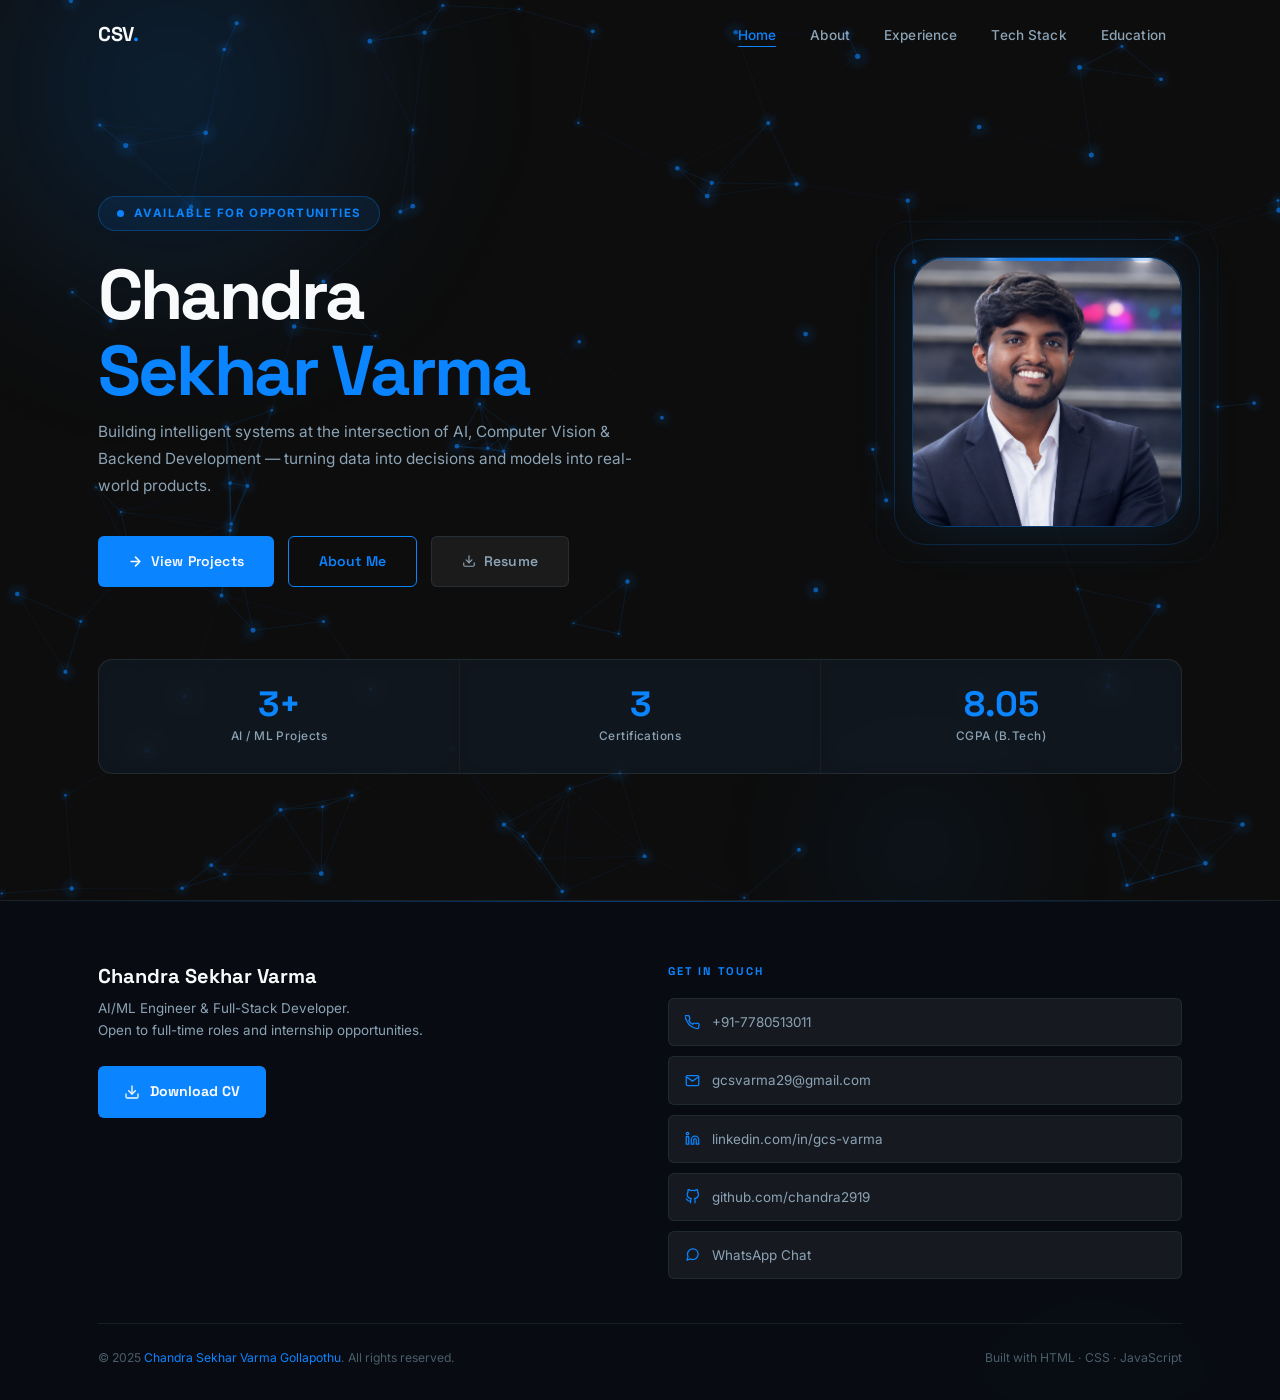
<file: index.html>
<!DOCTYPE html>
<html lang="en">
<head>
  <meta charset="UTF-8" />
  <meta name="viewport" content="width=device-width, initial-scale=1.0" />
  <meta name="description" content="Chandra Sekhar Varma Gollapothu — AI/ML Engineer & Full-Stack Developer. Portfolio." />
  <title>Chandra Sekhar Varma — Home</title>
  <link rel="preconnect" href="https://fonts.googleapis.com" />
  <link rel="preconnect" href="https://fonts.gstatic.com" crossorigin />
  <link rel="icon" href="assets/favicon.svg" type="image/svg+xml" />
  <link rel="stylesheet" href="assets/css/style.css" />
</head>
<body>

  <!-- ── Neural network canvas (live wallpaper) ── -->
  <canvas id="neural-canvas" aria-hidden="true"></canvas>

  <!-- ── Ambient glow orbs ── -->
  <div class="orbs" aria-hidden="true">
    <div class="orb orb-1"></div>
    <div class="orb orb-2"></div>
    <div class="orb orb-3"></div>
  </div>

  <!-- ── Scanline sweep ── -->
  <div class="scanline" aria-hidden="true"></div>

  <!-- ════════════════════════════════════════════
       NAVIGATION
       ════════════════════════════════════════════ -->
  <nav class="navbar" role="navigation" aria-label="Main navigation">
    <div class="container">
      <a href="index.html" class="nav-logo" aria-label="Home">
        CSV<span class="dot">.</span>
      </a>
      <ul class="nav-links" role="list">
        <li><a href="index.html">Home</a></li>
        <li><a href="about.html">About</a></li>
        <li><a href="experience.html">Experience</a></li>
        <li><a href="tech-stack.html">Tech Stack</a></li>
        <li><a href="education.html">Education</a></li>
      </ul>
      <button class="hamburger" aria-label="Toggle menu" aria-expanded="false">
        <span></span><span></span><span></span>
      </button>
    </div>
  </nav>

  <div class="nav-mobile" role="navigation" aria-label="Mobile navigation">
    <ul role="list">
      <li><a href="index.html">Home</a></li>
      <li><a href="about.html">About</a></li>
      <li><a href="experience.html">Experience</a></li>
      <li><a href="tech-stack.html">Tech Stack</a></li>
      <li><a href="education.html">Education</a></li>
    </ul>
  </div>

  <!-- ════════════════════════════════════════════
       HERO
       ════════════════════════════════════════════ -->
  <main>
    <section class="hero" aria-label="Introduction">
      <div class="container">
        <div class="hero-inner">

          <!-- Left: Text -->
          <div class="hero-content">

            <div class="hero-badge fade-up" aria-label="Status">
              <span class="badge-dot" aria-hidden="true"></span>
              Available for Opportunities
            </div>

            <h1 class="hero-name fade-up d1">
              Chandra<br />
              <span class="name-blue">Sekhar Varma</span>
            </h1>

            <!-- Typewriter role -->

            <p class="hero-headline fade-up d3">
              Building intelligent systems at the intersection of AI, Computer
              Vision &amp; Backend Development — turning data into decisions and
              models into real-world products.
            </p>

            <div class="hero-actions fade-up d4">
              <a href="experience.html" class="btn btn-primary">
                <svg width="15" height="15" viewBox="0 0 24 24" fill="none"
                     stroke="currentColor" stroke-width="2.5"
                     stroke-linecap="round" stroke-linejoin="round" aria-hidden="true">
                  <path d="M5 12h14M12 5l7 7-7 7"/>
                </svg>
                View Projects
              </a>
              <a href="about.html" class="btn btn-outline">About Me</a>
              <a href="assets/resume/chandra_sekhar_varma_Resume.pdf"
                 download="chandra_sekhar_varma_Resume.pdf"
                 class="btn btn-ghost">
                <svg width="14" height="14" viewBox="0 0 24 24" fill="none"
                     stroke="currentColor" stroke-width="2" stroke-linecap="round"
                     stroke-linejoin="round" aria-hidden="true">
                  <path d="M21 15v4a2 2 0 01-2 2H5a2 2 0 01-2-2v-4"/>
                  <polyline points="7 10 12 15 17 10"/>
                  <line x1="12" y1="15" x2="12" y2="3"/>
                </svg>
                Resume
              </a>
            </div>

          </div><!-- /hero-content -->

          <!-- Right: Avatar -->
          <div class="avatar-wrap fade-up d2" aria-label="Profile">
            <div class="avatar-ring" aria-hidden="true"></div>
            <div class="avatar-ring-2" aria-hidden="true"></div>
            <div class="avatar-frame">
              <!--
                To add your photo:
                Replace the block below with:
                <img src="assets/img/photo.jpg" alt="Chandra Sekhar Varma"
                     style="width:100%;height:100%;object-fit:cover;border-radius:inherit;" />
              -->
              <img src="assets/resume/chandras_profile.png" alt="Chandra Sekhar Varma"
                   style="width:100%;height:100%;object-fit:cover;border-radius:inherit;" />
            </div>
          </div>

        </div><!-- /hero-inner -->

        <!-- Stats bar -->
        <div class="hero-stats fade-up d3" role="list" aria-label="Key statistics">
          <div class="stat-item" role="listitem">
            <div class="stat-num" data-count="3" data-suffix="+">0+</div>
            <div class="stat-lbl">AI / ML Projects</div>
          </div>
          <div class="stat-item" role="listitem">
            <div class="stat-num" data-count="3">0</div>
            <div class="stat-lbl">Certifications</div>
          </div>
          <div class="stat-item" role="listitem">
            <div class="stat-num" data-count="8.05">0.00</div>
            <div class="stat-lbl">CGPA (B.Tech)</div>
          </div>
        </div>

      </div>
    </section>
  </main>

  <!-- ════════════════════════════════════════════
       FOOTER
       ════════════════════════════════════════════ -->
  <footer class="footer" role="contentinfo">
    <div class="container">
      <div class="footer-inner">

        <div class="footer-brand">
          <h3>Chandra Sekhar Varma</h3>
          <p>AI/ML Engineer &amp; Full-Stack Developer.<br />Open to full-time roles and internship opportunities.</p>
          <a href="assets/resume/chandra_sekhar_varma_Resume.pdf"
             download="chandra_sekhar_varma_Resume.pdf"
             class="dl-btn" aria-label="Download resume PDF">
            <svg viewBox="0 0 24 24" stroke-width="2" stroke-linecap="round" stroke-linejoin="round" aria-hidden="true">
              <path d="M21 15v4a2 2 0 01-2 2H5a2 2 0 01-2-2v-4"/>
              <polyline points="7 10 12 15 17 10"/>
              <line x1="12" y1="15" x2="12" y2="3"/>
            </svg>
            Download CV
          </a>
        </div>

        <div class="footer-contact">
          <h4>Get in Touch</h4>
          <nav class="contact-links" aria-label="Contact links">

            <a href="tel:+917780513011" class="c-link" aria-label="Call">
              <svg viewBox="0 0 24 24" stroke-width="2" stroke-linecap="round" stroke-linejoin="round" aria-hidden="true">
                <path d="M22 16.92v3a2 2 0 01-2.18 2 19.79 19.79 0 01-8.63-3.07A19.5 19.5 0 013.07 9.81a19.79 19.79 0 01-3.07-8.72A2 2 0 012 .82h3a2 2 0 012 1.72 12.84 12.84 0 00.7 2.81 2 2 0 01-.45 2.11L6.09 8.91a16 16 0 006 6l1.27-1.27a2 2 0 012.11-.45 12.84 12.84 0 002.81.7A2 2 0 0122 16.92z"/>
              </svg>
              +91-7780513011
            </a>

            <a href="mailto:gcsvarma29@gmail.com" class="c-link" aria-label="Email">
              <svg viewBox="0 0 24 24" stroke-width="2" stroke-linecap="round" stroke-linejoin="round" aria-hidden="true">
                <path d="M4 4h16c1.1 0 2 .9 2 2v12c0 1.1-.9 2-2 2H4c-1.1 0-2-.9-2-2V6c0-1.1.9-2 2-2z"/>
                <polyline points="22,6 12,13 2,6"/>
              </svg>
              gcsvarma29@gmail.com
            </a>

            <a href="https://linkedin.com/in/gcs-varma" target="_blank" rel="noopener noreferrer" class="c-link" aria-label="LinkedIn">
              <svg viewBox="0 0 24 24" stroke-width="2" stroke-linecap="round" stroke-linejoin="round" aria-hidden="true">
                <path d="M16 8a6 6 0 016 6v7h-4v-7a2 2 0 00-2-2 2 2 0 00-2 2v7h-4v-7a6 6 0 016-6z"/>
                <rect x="2" y="9" width="4" height="12"/>
                <circle cx="4" cy="4" r="2"/>
              </svg>
              linkedin.com/in/gcs-varma
            </a>

            <a href="https://github.com/chandra2919" target="_blank" rel="noopener noreferrer" class="c-link" aria-label="GitHub">
              <svg viewBox="0 0 24 24" stroke-width="2" stroke-linecap="round" stroke-linejoin="round" aria-hidden="true">
                <path d="M9 19c-5 1.5-5-2.5-7-3m14 6v-3.87a3.37 3.37 0 00-.94-2.61c3.14-.35 6.44-1.54 6.44-7A5.44 5.44 0 0020 4.77 5.07 5.07 0 0019.91 1S18.73.65 16 2.48a13.38 13.38 0 00-7 0C6.27.65 5.09 1 5.09 1A5.07 5.07 0 005 4.77a5.44 5.44 0 00-1.5 3.78c0 5.42 3.3 6.61 6.44 7A3.37 3.37 0 009 18.13V22"/>
              </svg>
              github.com/chandra2919
            </a>

            <a
              href="https://wa.me/917780513011?text=Hi%2C%20I%20came%20across%20your%20profile%20and%20found%20your%20background%20interesting.%20We%20have%20an%20opportunity%20that%20aligns%20with%20your%20experience.%20Would%20you%20be%20open%20to%20discussing%20this%20further%3F"
              target="_blank" rel="noopener noreferrer"
              class="c-link wa" aria-label="WhatsApp">
              <svg viewBox="0 0 24 24" stroke-width="2" stroke-linecap="round" stroke-linejoin="round" aria-hidden="true">
                <path d="M21 11.5a8.38 8.38 0 01-.9 3.8 8.5 8.5 0 01-7.6 4.7 8.38 8.38 0 01-3.8-.9L3 21l1.9-5.7a8.38 8.38 0 01-.9-3.8 8.5 8.5 0 014.7-7.6 8.38 8.38 0 013.8-.9h.5a8.48 8.48 0 018 8v.5z"/>
              </svg>
              WhatsApp Chat
            </a>

          </nav>
        </div>

      </div>

      <div class="footer-bottom">
        <p>&copy; 2025 <span>Chandra Sekhar Varma Gollapothu</span>. All rights reserved.</p>
        <p>Built with HTML · CSS · JavaScript</p>
      </div>
    </div>
  </footer>

  <script src="assets/js/main.js"></script>
</body>
</html>
</file>
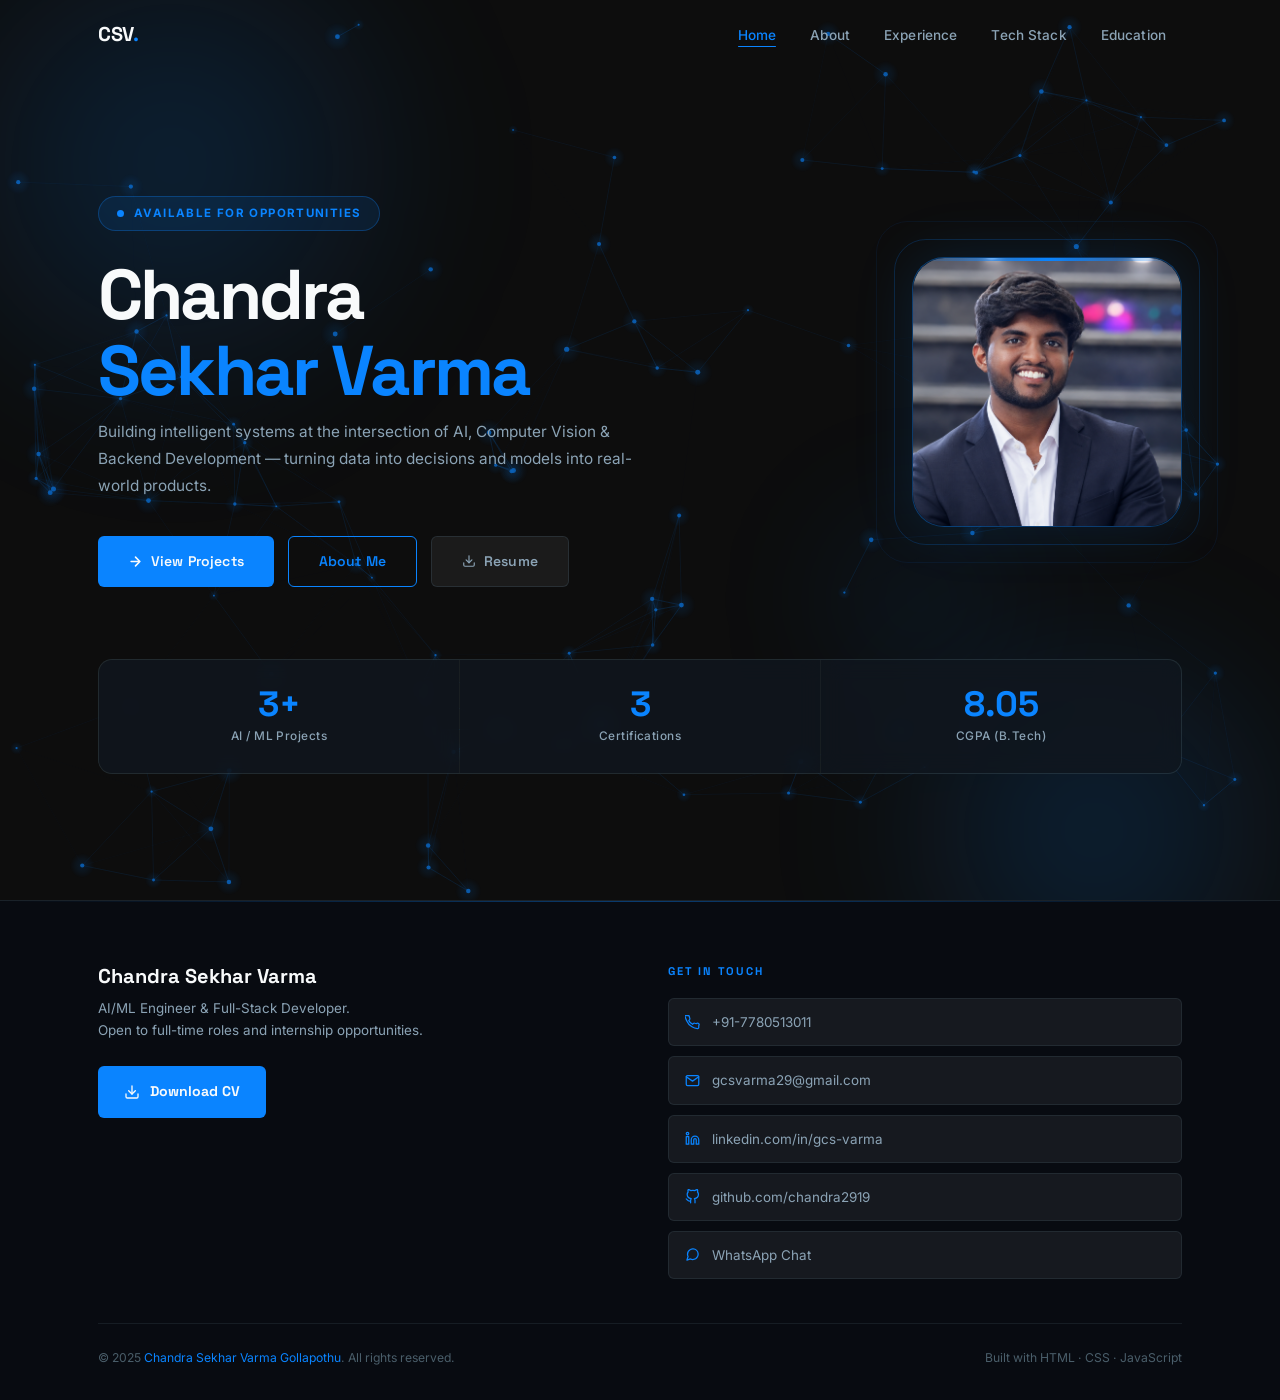
<file: .claude/worktrees/silly-ellis-94fe47/index.html>
<!DOCTYPE html>
<html lang="en">
<head>
  <meta charset="UTF-8" />
  <meta name="viewport" content="width=device-width, initial-scale=1.0" />
  <meta name="description" content="Chandra Sekhar Varma Gollapothu — AI/ML Engineer & Full-Stack Developer. Portfolio." />
  <title>Chandra Sekhar Varma — Home</title>
  <link rel="preconnect" href="https://fonts.googleapis.com" />
  <link rel="preconnect" href="https://fonts.gstatic.com" crossorigin />
  <link rel="icon" type="image/svg+xml" href="assets/favicon.svg" />
  <link rel="stylesheet" href="assets/css/style.css" />
</head>
<body>

  <!-- ── Neural network canvas (live wallpaper) ── -->
  <canvas id="neural-canvas" aria-hidden="true"></canvas>

  <!-- ── Ambient glow orbs ── -->
  <div class="orbs" aria-hidden="true">
    <div class="orb orb-1"></div>
    <div class="orb orb-2"></div>
    <div class="orb orb-3"></div>
  </div>

  <!-- ── Scanline sweep ── -->
  <div class="scanline" aria-hidden="true"></div>

  <!-- ════════════════════════════════════════════
       NAVIGATION
       ════════════════════════════════════════════ -->
  <nav class="navbar" role="navigation" aria-label="Main navigation">
    <div class="container">
      <a href="index.html" class="nav-logo" aria-label="Home">
        CSV<span class="dot">.</span>
      </a>
      <ul class="nav-links" role="list">
        <li><a href="index.html">Home</a></li>
        <li><a href="about.html">About</a></li>
        <li><a href="experience.html">Experience</a></li>
        <li><a href="tech-stack.html">Tech Stack</a></li>
        <li><a href="education.html">Education</a></li>
      </ul>
      <button class="hamburger" aria-label="Toggle menu" aria-expanded="false">
        <span></span><span></span><span></span>
      </button>
    </div>
  </nav>

  <div class="nav-mobile" role="navigation" aria-label="Mobile navigation">
    <ul role="list">
      <li><a href="index.html">Home</a></li>
      <li><a href="about.html">About</a></li>
      <li><a href="experience.html">Experience</a></li>
      <li><a href="tech-stack.html">Tech Stack</a></li>
      <li><a href="education.html">Education</a></li>
    </ul>
  </div>

  <!-- ════════════════════════════════════════════
       HERO
       ════════════════════════════════════════════ -->
  <main>
    <section class="hero" aria-label="Introduction">
      <div class="container">
        <div class="hero-inner">

          <!-- Left: Text -->
          <div class="hero-content">

            <div class="hero-badge fade-up" aria-label="Status">
              <span class="badge-dot" aria-hidden="true"></span>
              Available for Opportunities
            </div>

            <h1 class="hero-name fade-up d1">
              Chandra<br />
              <span class="name-blue">Sekhar Varma</span>
            </h1>

            <p class="hero-headline fade-up d2">
              Building intelligent systems at the intersection of AI, Computer
              Vision &amp; Backend Development — turning data into decisions and
              models into real-world products.
            </p>

            <div class="hero-actions fade-up d4">
              <a href="experience.html" class="btn btn-primary">
                <svg width="15" height="15" viewBox="0 0 24 24" fill="none"
                     stroke="currentColor" stroke-width="2.5"
                     stroke-linecap="round" stroke-linejoin="round" aria-hidden="true">
                  <path d="M5 12h14M12 5l7 7-7 7"/>
                </svg>
                View Projects
              </a>
              <a href="about.html" class="btn btn-outline">About Me</a>
              <a href="assets/resume/chandra_sekhar_varma_CV.pdf"
                 download="chandra_sekhar_varma_CV.pdf"
                 class="btn btn-ghost">
                <svg width="14" height="14" viewBox="0 0 24 24" fill="none"
                     stroke="currentColor" stroke-width="2" stroke-linecap="round"
                     stroke-linejoin="round" aria-hidden="true">
                  <path d="M21 15v4a2 2 0 01-2 2H5a2 2 0 01-2-2v-4"/>
                  <polyline points="7 10 12 15 17 10"/>
                  <line x1="12" y1="15" x2="12" y2="3"/>
                </svg>
                Resume
              </a>
            </div>

          </div><!-- /hero-content -->

          <!-- Right: Avatar -->
          <div class="avatar-wrap fade-up d2" aria-label="Profile">
            <div class="avatar-ring" aria-hidden="true"></div>
            <div class="avatar-ring-2" aria-hidden="true"></div>
            <div class="avatar-frame">
              <img src="assets/img/photo.jpg" alt="Chandra Sekhar Varma"
                   style="width:100%;height:100%;object-fit:cover;border-radius:inherit;" />
            </div>
          </div>

        </div><!-- /hero-inner -->

        <!-- Stats bar -->
        <div class="hero-stats fade-up d3" role="list" aria-label="Key statistics">
          <div class="stat-item" role="listitem">
            <div class="stat-num" data-count="3" data-suffix="+">0+</div>
            <div class="stat-lbl">AI / ML Projects</div>
          </div>
          <div class="stat-item" role="listitem">
            <div class="stat-num" data-count="3">0</div>
            <div class="stat-lbl">Certifications</div>
          </div>
          <div class="stat-item" role="listitem">
            <div class="stat-num" data-count="8.05">0.00</div>
            <div class="stat-lbl">CGPA (B.Tech)</div>
          </div>
        </div>

      </div>
    </section>
  </main>

  <!-- ════════════════════════════════════════════
       FOOTER
       ════════════════════════════════════════════ -->
  <footer class="footer" role="contentinfo">
    <div class="container">
      <div class="footer-inner">

        <div class="footer-brand">
          <h3>Chandra Sekhar Varma</h3>
          <p>AI/ML Engineer &amp; Full-Stack Developer.<br />Open to full-time roles and internship opportunities.</p>
          <a href="assets/resume/chandra_sekhar_varma_CV.pdf"
             download="chandra_sekhar_varma_CV.pdf"
             class="dl-btn" aria-label="Download resume PDF">
            <svg viewBox="0 0 24 24" stroke-width="2" stroke-linecap="round" stroke-linejoin="round" aria-hidden="true">
              <path d="M21 15v4a2 2 0 01-2 2H5a2 2 0 01-2-2v-4"/>
              <polyline points="7 10 12 15 17 10"/>
              <line x1="12" y1="15" x2="12" y2="3"/>
            </svg>
            Download CV
          </a>
        </div>

        <div class="footer-contact">
          <h4>Get in Touch</h4>
          <nav class="contact-links" aria-label="Contact links">

            <a href="tel:+917780513011" class="c-link" aria-label="Call">
              <svg viewBox="0 0 24 24" stroke-width="2" stroke-linecap="round" stroke-linejoin="round" aria-hidden="true">
                <path d="M22 16.92v3a2 2 0 01-2.18 2 19.79 19.79 0 01-8.63-3.07A19.5 19.5 0 013.07 9.81a19.79 19.79 0 01-3.07-8.72A2 2 0 012 .82h3a2 2 0 012 1.72 12.84 12.84 0 00.7 2.81 2 2 0 01-.45 2.11L6.09 8.91a16 16 0 006 6l1.27-1.27a2 2 0 012.11-.45 12.84 12.84 0 002.81.7A2 2 0 0122 16.92z"/>
              </svg>
              +91-7780513011
            </a>

            <a href="mailto:gcsvarma29@gmail.com" class="c-link" aria-label="Email">
              <svg viewBox="0 0 24 24" stroke-width="2" stroke-linecap="round" stroke-linejoin="round" aria-hidden="true">
                <path d="M4 4h16c1.1 0 2 .9 2 2v12c0 1.1-.9 2-2 2H4c-1.1 0-2-.9-2-2V6c0-1.1.9-2 2-2z"/>
                <polyline points="22,6 12,13 2,6"/>
              </svg>
              gcsvarma29@gmail.com
            </a>

            <a href="https://linkedin.com/in/gcs-varma" target="_blank" rel="noopener noreferrer" class="c-link" aria-label="LinkedIn">
              <svg viewBox="0 0 24 24" stroke-width="2" stroke-linecap="round" stroke-linejoin="round" aria-hidden="true">
                <path d="M16 8a6 6 0 016 6v7h-4v-7a2 2 0 00-2-2 2 2 0 00-2 2v7h-4v-7a6 6 0 016-6z"/>
                <rect x="2" y="9" width="4" height="12"/>
                <circle cx="4" cy="4" r="2"/>
              </svg>
              linkedin.com/in/gcs-varma
            </a>

            <a href="https://github.com/chandra2919" target="_blank" rel="noopener noreferrer" class="c-link" aria-label="GitHub">
              <svg viewBox="0 0 24 24" stroke-width="2" stroke-linecap="round" stroke-linejoin="round" aria-hidden="true">
                <path d="M9 19c-5 1.5-5-2.5-7-3m14 6v-3.87a3.37 3.37 0 00-.94-2.61c3.14-.35 6.44-1.54 6.44-7A5.44 5.44 0 0020 4.77 5.07 5.07 0 0019.91 1S18.73.65 16 2.48a13.38 13.38 0 00-7 0C6.27.65 5.09 1 5.09 1A5.07 5.07 0 005 4.77a5.44 5.44 0 00-1.5 3.78c0 5.42 3.3 6.61 6.44 7A3.37 3.37 0 009 18.13V22"/>
              </svg>
              github.com/chandra2919
            </a>

            <a
              href="https://wa.me/917780513011?text=Hi%2C%20I%20came%20across%20your%20profile%20and%20found%20your%20background%20interesting.%20We%20have%20an%20opportunity%20that%20aligns%20with%20your%20experience.%20Would%20you%20be%20open%20to%20discussing%20this%20further%3F"
              target="_blank" rel="noopener noreferrer"
              class="c-link wa" aria-label="WhatsApp">
              <svg viewBox="0 0 24 24" stroke-width="2" stroke-linecap="round" stroke-linejoin="round" aria-hidden="true">
                <path d="M21 11.5a8.38 8.38 0 01-.9 3.8 8.5 8.5 0 01-7.6 4.7 8.38 8.38 0 01-3.8-.9L3 21l1.9-5.7a8.38 8.38 0 01-.9-3.8 8.5 8.5 0 014.7-7.6 8.38 8.38 0 013.8-.9h.5a8.48 8.48 0 018 8v.5z"/>
              </svg>
              WhatsApp Chat
            </a>

          </nav>
        </div>

      </div>

      <div class="footer-bottom">
        <p>&copy; 2025 <span>Chandra Sekhar Varma Gollapothu</span>. All rights reserved.</p>
        <p>Built with HTML · CSS · JavaScript</p>
      </div>
    </div>
  </footer>

  <script src="assets/js/main.js"></script>
</body>
</html>
</file>
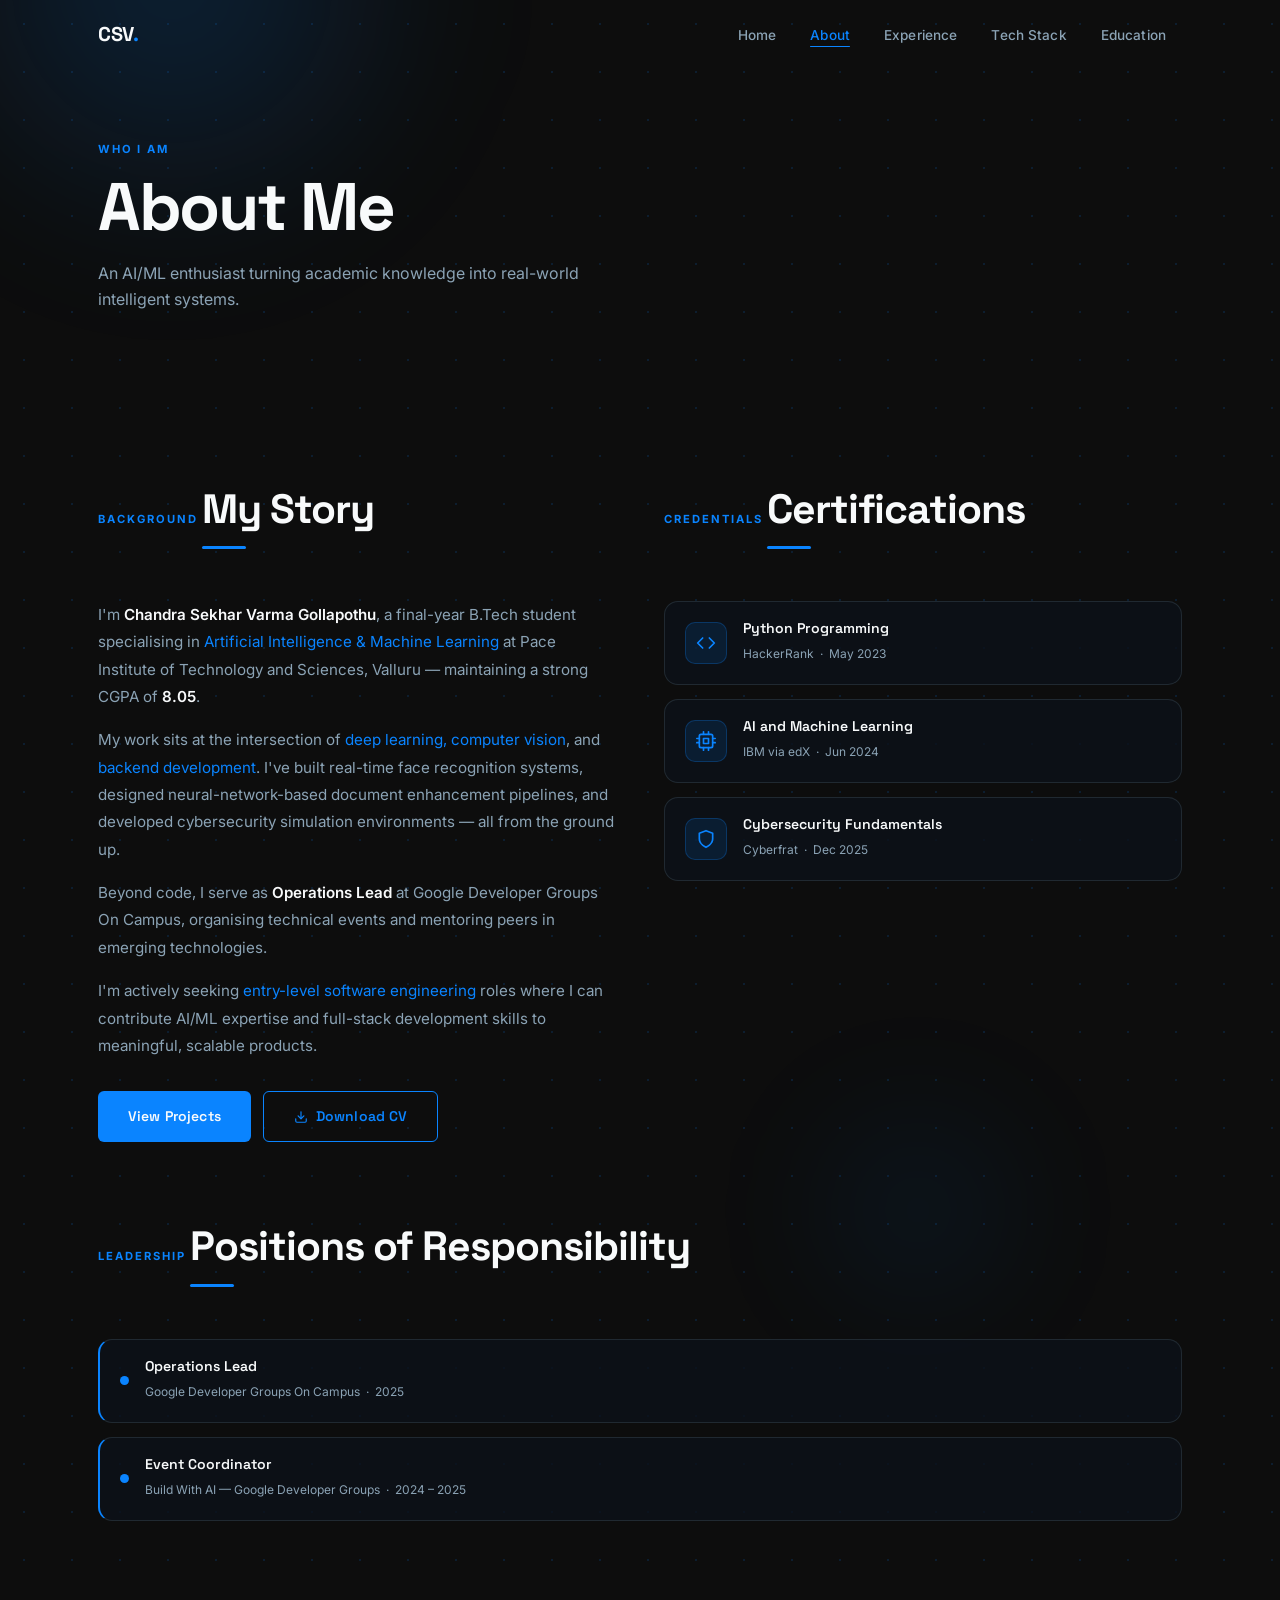
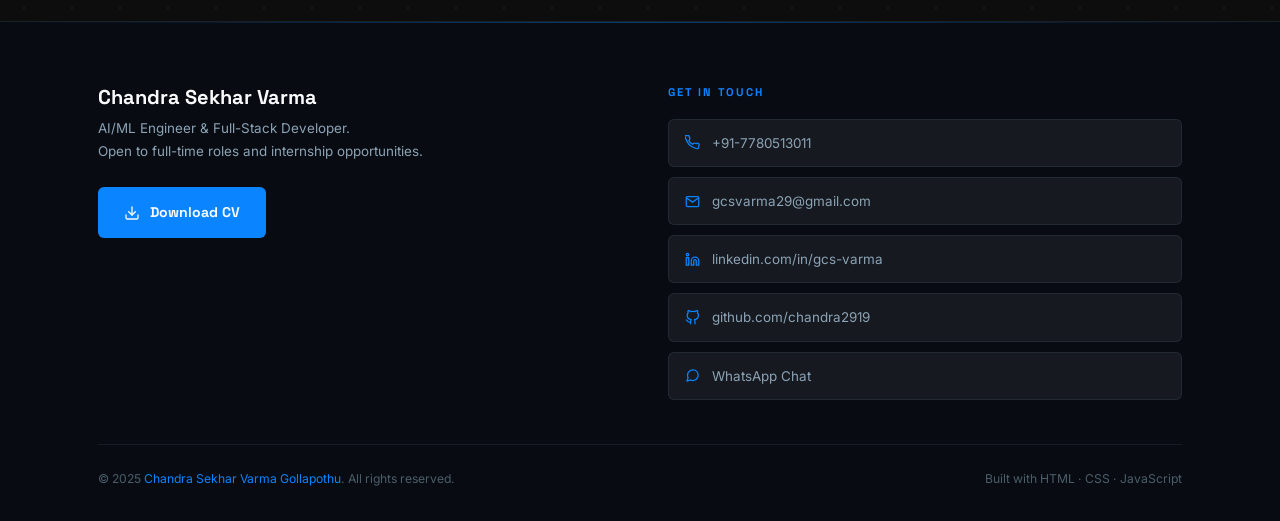
<file: about.html>
<!DOCTYPE html>
<html lang="en">
<head>
  <meta charset="UTF-8" />
  <meta name="viewport" content="width=device-width, initial-scale=1.0" />
  <meta name="description" content="About Chandra Sekhar Varma — AI/ML Engineer, certifications, and leadership." />
  <title>Chandra Sekhar Varma — About</title>
  <link rel="preconnect" href="https://fonts.googleapis.com" />
  <link rel="preconnect" href="https://fonts.gstatic.com" crossorigin />
  <link rel="stylesheet" href="assets/css/style.css" />
</head>
<body>

  <!-- ── Ambient background ── -->
  <div class="orbs" aria-hidden="true">
    <div class="orb orb-1"></div>
    <div class="orb orb-2"></div>
    <div class="orb orb-3"></div>
  </div>
  <div class="dot-grid" aria-hidden="true"></div>
  <div class="scanline" aria-hidden="true"></div>

  <!-- ════════════════════════════════════════════
       NAVIGATION
       ════════════════════════════════════════════ -->
  <nav class="navbar" role="navigation" aria-label="Main navigation">
    <div class="container">
      <a href="index.html" class="nav-logo">CSV<span class="dot">.</span></a>
      <ul class="nav-links" role="list">
        <li><a href="index.html">Home</a></li>
        <li><a href="about.html">About</a></li>
        <li><a href="experience.html">Experience</a></li>
        <li><a href="tech-stack.html">Tech Stack</a></li>
        <li><a href="education.html">Education</a></li>
      </ul>
      <button class="hamburger" aria-label="Toggle menu" aria-expanded="false">
        <span></span><span></span><span></span>
      </button>
    </div>
  </nav>
  <div class="nav-mobile" role="navigation" aria-label="Mobile navigation">
    <ul role="list">
      <li><a href="index.html">Home</a></li>
      <li><a href="about.html">About</a></li>
      <li><a href="experience.html">Experience</a></li>
      <li><a href="tech-stack.html">Tech Stack</a></li>
      <li><a href="education.html">Education</a></li>
    </ul>
  </div>

  <!-- ════════════════════════════════════════════
       PAGE HERO
       ════════════════════════════════════════════ -->
  <main>
    <section class="page-hero" aria-label="Page header">
      <div class="container">
        <span class="page-hero-label">Who I Am</span>
        <h1>About Me</h1>
        <p>An AI/ML enthusiast turning academic knowledge into real-world intelligent systems.</p>
      </div>
    </section>

    <!-- ════════════════════════════════════════════
         BIO + CERTIFICATIONS
         ════════════════════════════════════════════ -->
    <section class="section">
      <div class="container">
        <div class="about-grid">

          <!-- Bio -->
          <div class="fade-up">
            <span class="sec-label">Background</span>
            <h2 class="sec-title">My Story</h2>

            <div class="about-bio">
              <p>
                I'm <span class="highlight-text">Chandra Sekhar Varma Gollapothu</span>, a final-year
                B.Tech student specialising in <span class="blue-text">Artificial Intelligence &amp;
                Machine Learning</span> at Pace Institute of Technology and Sciences, Valluru —
                maintaining a strong CGPA of <span class="highlight-text">8.05</span>.
              </p>
              <p>
                My work sits at the intersection of <span class="blue-text">deep learning, computer
                vision</span>, and <span class="blue-text">backend development</span>. I've built
                real-time face recognition systems, designed neural-network-based document
                enhancement pipelines, and developed cybersecurity simulation environments —
                all from the ground up.
              </p>
              <p>
                Beyond code, I serve as <span class="highlight-text">Operations Lead</span> at Google
                Developer Groups On Campus, organising technical events and mentoring peers in
                emerging technologies.
              </p>
              <p>
                I'm actively seeking <span class="blue-text">entry-level software engineering</span>
                roles where I can contribute AI/ML expertise and full-stack development skills to
                meaningful, scalable products.
              </p>
            </div>

            <div style="margin-top:32px;display:flex;gap:12px;flex-wrap:wrap;">
              <a href="experience.html" class="btn btn-primary">View Projects</a>
              <a href="assets/resume/Chandra_Sekhar_Varma.pdf" download class="btn btn-outline">
                <svg width="14" height="14" viewBox="0 0 24 24" fill="none" stroke="currentColor" stroke-width="2" stroke-linecap="round" stroke-linejoin="round" aria-hidden="true">
                  <path d="M21 15v4a2 2 0 01-2 2H5a2 2 0 01-2-2v-4"/><polyline points="7 10 12 15 17 10"/><line x1="12" y1="15" x2="12" y2="3"/>
                </svg>
                Download CV
              </a>
            </div>
          </div>

          <!-- Certifications -->
          <div class="fade-up d2">
            <span class="sec-label">Credentials</span>
            <h2 class="sec-title">Certifications</h2>

            <div class="cert-list" role="list">

              <div class="cert-item" role="listitem">
                <div class="cert-icon" aria-hidden="true">
                  <svg viewBox="0 0 24 24" stroke-width="2" stroke-linecap="round" stroke-linejoin="round">
                    <polyline points="16 18 22 12 16 6"/><polyline points="8 6 2 12 8 18"/>
                  </svg>
                </div>
                <div class="cert-body">
                  <h4>Python Programming</h4>
                  <span>HackerRank &nbsp;·&nbsp; May 2023</span>
                </div>
              </div>

              <div class="cert-item" role="listitem">
                <div class="cert-icon" aria-hidden="true">
                  <svg viewBox="0 0 24 24" stroke-width="2" stroke-linecap="round" stroke-linejoin="round">
                    <rect x="4" y="4" width="16" height="16" rx="2"/><rect x="9" y="9" width="6" height="6"/>
                    <line x1="9" y1="1" x2="9" y2="4"/><line x1="15" y1="1" x2="15" y2="4"/>
                    <line x1="9" y1="20" x2="9" y2="23"/><line x1="15" y1="20" x2="15" y2="23"/>
                    <line x1="20" y1="9" x2="23" y2="9"/><line x1="20" y1="14" x2="23" y2="14"/>
                    <line x1="1" y1="9" x2="4" y2="9"/><line x1="1" y1="14" x2="4" y2="14"/>
                  </svg>
                </div>
                <div class="cert-body">
                  <h4>AI and Machine Learning</h4>
                  <span>IBM via edX &nbsp;·&nbsp; Jun 2024</span>
                </div>
              </div>

              <div class="cert-item" role="listitem">
                <div class="cert-icon" aria-hidden="true">
                  <svg viewBox="0 0 24 24" stroke-width="2" stroke-linecap="round" stroke-linejoin="round">
                    <path d="M12 22s8-4 8-10V5l-8-3-8 3v7c0 6 8 10 8 10z"/>
                  </svg>
                </div>
                <div class="cert-body">
                  <h4>Cybersecurity Fundamentals</h4>
                  <span>Cyberfrat &nbsp;·&nbsp; Dec 2025</span>
                </div>
              </div>

            </div>
          </div>

        </div><!-- /about-grid -->

        <!-- ════════════════════════════════════════
             POSITIONS OF RESPONSIBILITY
             ════════════════════════════════════════ -->
        <div style="margin-top:80px;">
          <div class="fade-up">
            <span class="sec-label">Leadership</span>
            <h2 class="sec-title">Positions of Responsibility</h2>
          </div>

          <div class="lead-list fade-up d1" role="list">

            <div class="lead-item" role="listitem">
              <div class="lead-dot" aria-hidden="true"></div>
              <div class="lead-body">
                <h4>Operations Lead</h4>
                <span>Google Developer Groups On Campus &nbsp;·&nbsp; 2025</span>
              </div>
            </div>

            <div class="lead-item" role="listitem">
              <div class="lead-dot" aria-hidden="true"></div>
              <div class="lead-body">
                <h4>Event Coordinator</h4>
                <span>Build With AI — Google Developer Groups &nbsp;·&nbsp; 2024 – 2025</span>
              </div>
            </div>

          </div>
        </div>

      </div>
    </section>
  </main>

  <!-- ════════════════════════════════════════════
       FOOTER
       ════════════════════════════════════════════ -->
  <footer class="footer" role="contentinfo">
    <div class="container">
      <div class="footer-inner">
        <div class="footer-brand">
          <h3>Chandra Sekhar Varma</h3>
          <p>AI/ML Engineer &amp; Full-Stack Developer.<br />Open to full-time roles and internship opportunities.</p>
          <a href="assets/resume/Chandra_Sekhar_Varma.pdf" download="Chandra_Sekhar_Varma_Resume.pdf" class="dl-btn" aria-label="Download resume">
            <svg viewBox="0 0 24 24" stroke-width="2" stroke-linecap="round" stroke-linejoin="round" aria-hidden="true"><path d="M21 15v4a2 2 0 01-2 2H5a2 2 0 01-2-2v-4"/><polyline points="7 10 12 15 17 10"/><line x1="12" y1="15" x2="12" y2="3"/></svg>
            Download CV
          </a>
        </div>
        <div class="footer-contact">
          <h4>Get in Touch</h4>
          <nav class="contact-links" aria-label="Contact links">
            <a href="tel:+917780513011" class="c-link">
              <svg viewBox="0 0 24 24" stroke-width="2" stroke-linecap="round" stroke-linejoin="round" aria-hidden="true"><path d="M22 16.92v3a2 2 0 01-2.18 2 19.79 19.79 0 01-8.63-3.07A19.5 19.5 0 013.07 9.81a19.79 19.79 0 01-3.07-8.72A2 2 0 012 .82h3a2 2 0 012 1.72 12.84 12.84 0 00.7 2.81 2 2 0 01-.45 2.11L6.09 8.91a16 16 0 006 6l1.27-1.27a2 2 0 012.11-.45 12.84 12.84 0 002.81.7A2 2 0 0122 16.92z"/></svg>
              +91-7780513011
            </a>
            <a href="mailto:gcsvarma29@gmail.com" class="c-link">
              <svg viewBox="0 0 24 24" stroke-width="2" stroke-linecap="round" stroke-linejoin="round" aria-hidden="true"><path d="M4 4h16c1.1 0 2 .9 2 2v12c0 1.1-.9 2-2 2H4c-1.1 0-2-.9-2-2V6c0-1.1.9-2 2-2z"/><polyline points="22,6 12,13 2,6"/></svg>
              gcsvarma29@gmail.com
            </a>
            <a href="https://linkedin.com/in/gcs-varma" target="_blank" rel="noopener noreferrer" class="c-link">
              <svg viewBox="0 0 24 24" stroke-width="2" stroke-linecap="round" stroke-linejoin="round" aria-hidden="true"><path d="M16 8a6 6 0 016 6v7h-4v-7a2 2 0 00-2-2 2 2 0 00-2 2v7h-4v-7a6 6 0 016-6z"/><rect x="2" y="9" width="4" height="12"/><circle cx="4" cy="4" r="2"/></svg>
              linkedin.com/in/gcs-varma
            </a>
            <a href="https://github.com/chandra2919" target="_blank" rel="noopener noreferrer" class="c-link">
              <svg viewBox="0 0 24 24" stroke-width="2" stroke-linecap="round" stroke-linejoin="round" aria-hidden="true"><path d="M9 19c-5 1.5-5-2.5-7-3m14 6v-3.87a3.37 3.37 0 00-.94-2.61c3.14-.35 6.44-1.54 6.44-7A5.44 5.44 0 0020 4.77 5.07 5.07 0 0019.91 1S18.73.65 16 2.48a13.38 13.38 0 00-7 0C6.27.65 5.09 1 5.09 1A5.07 5.07 0 005 4.77a5.44 5.44 0 00-1.5 3.78c0 5.42 3.3 6.61 6.44 7A3.37 3.37 0 009 18.13V22"/></svg>
              github.com/chandra2919
            </a>
            <a href="https://wa.me/917780513011?text=Hi%2C%20I%20came%20across%20your%20profile%20and%20found%20your%20background%20interesting.%20We%20have%20an%20opportunity%20that%20aligns%20with%20your%20experience.%20Would%20you%20be%20open%20to%20discussing%20this%20further%3F" target="_blank" rel="noopener noreferrer" class="c-link wa">
              <svg viewBox="0 0 24 24" stroke-width="2" stroke-linecap="round" stroke-linejoin="round" aria-hidden="true"><path d="M21 11.5a8.38 8.38 0 01-.9 3.8 8.5 8.5 0 01-7.6 4.7 8.38 8.38 0 01-3.8-.9L3 21l1.9-5.7a8.38 8.38 0 01-.9-3.8 8.5 8.5 0 014.7-7.6 8.38 8.38 0 013.8-.9h.5a8.48 8.48 0 018 8v.5z"/></svg>
              WhatsApp Chat
            </a>
          </nav>
        </div>
      </div>
      <div class="footer-bottom">
        <p>&copy; 2025 <span>Chandra Sekhar Varma Gollapothu</span>. All rights reserved.</p>
        <p>Built with HTML · CSS · JavaScript</p>
      </div>
    </div>
  </footer>

  <script src="assets/js/main.js"></script>
</body>
</html>
</file>
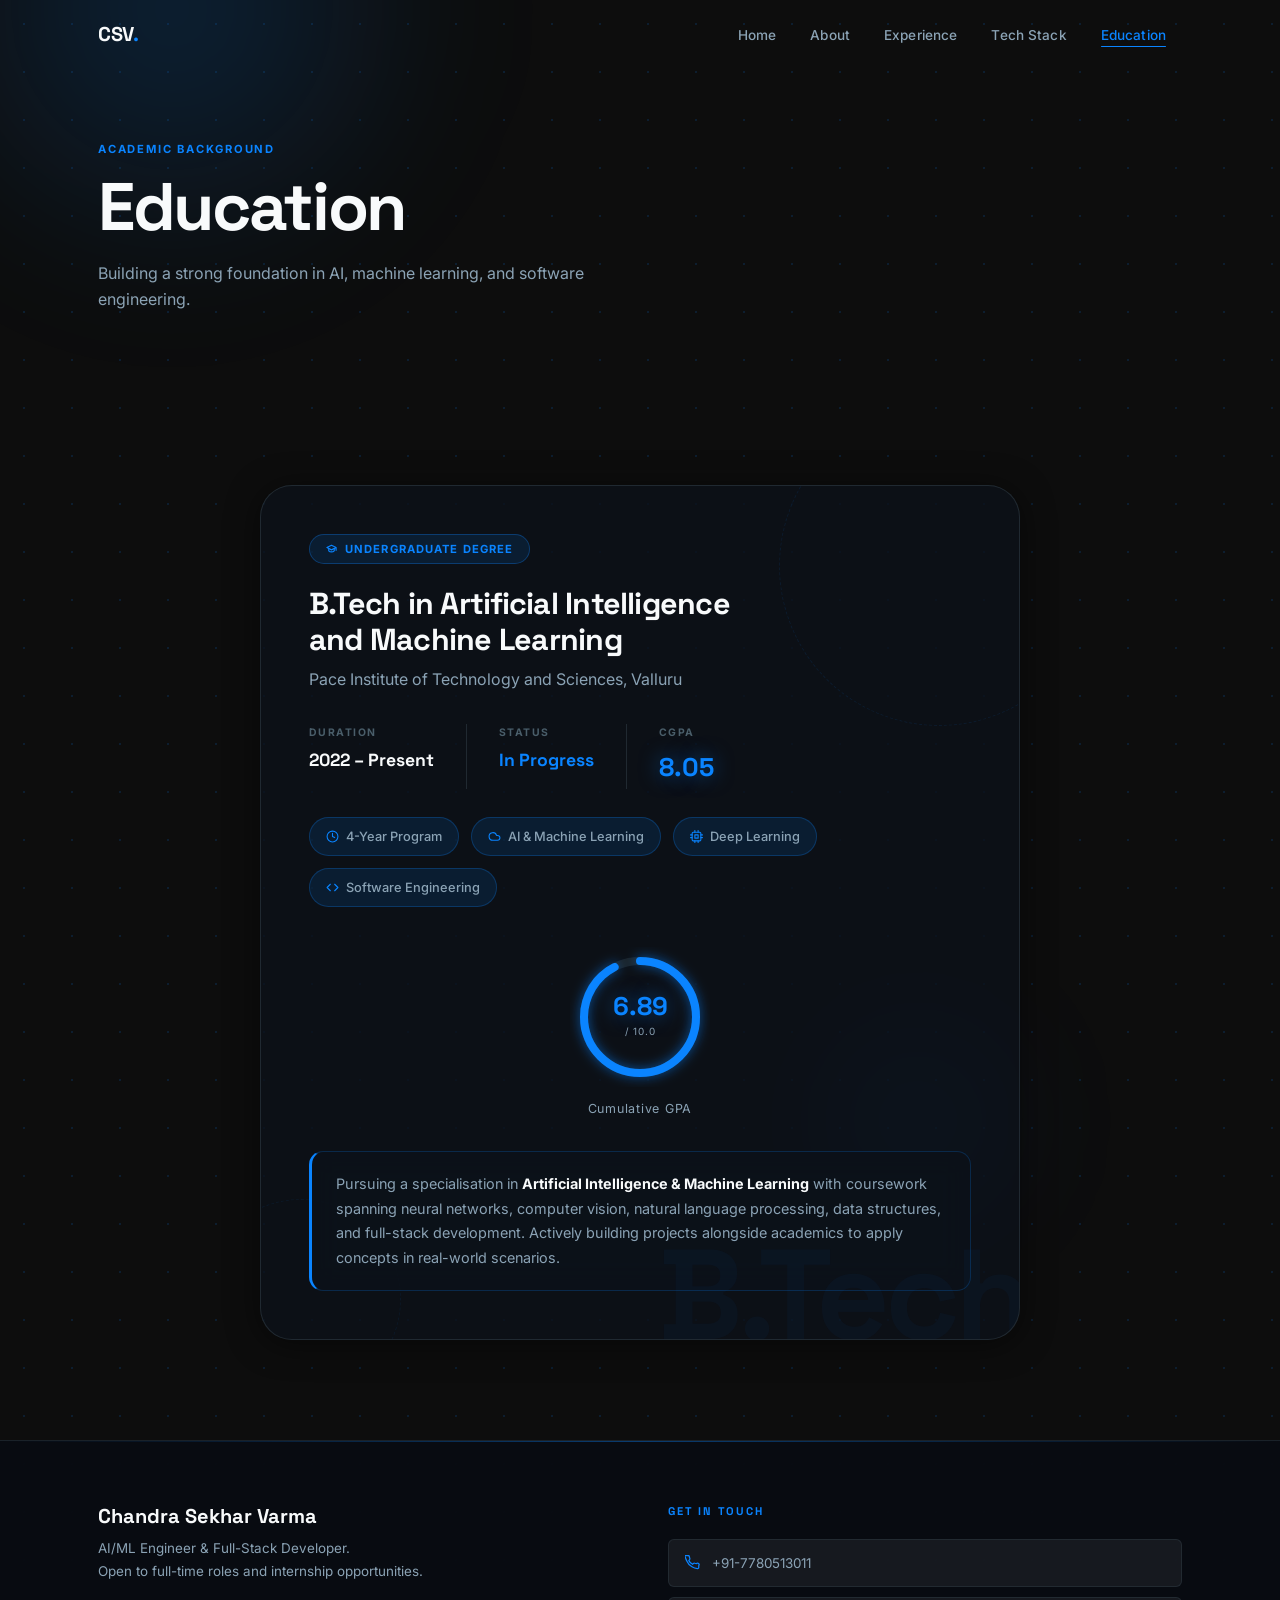
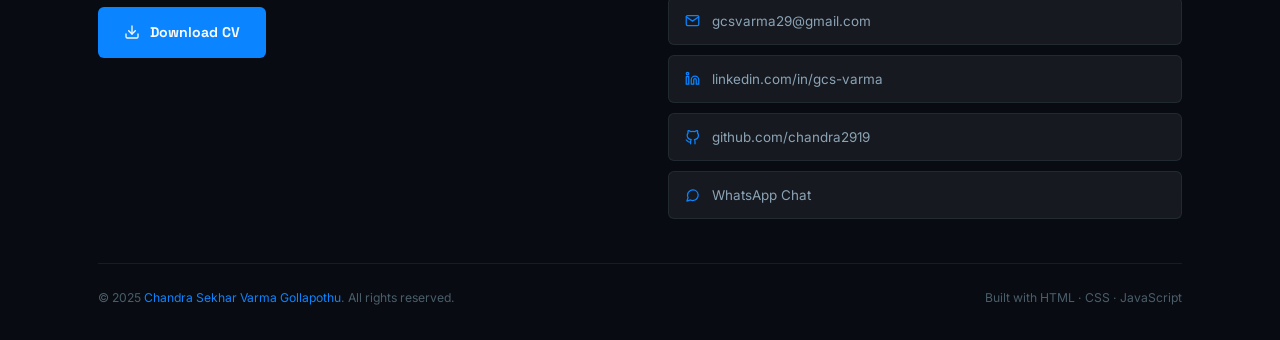
<file: education.html>
<!DOCTYPE html>
<html lang="en">
<head>
  <meta charset="UTF-8" />
  <meta name="viewport" content="width=device-width, initial-scale=1.0" />
  <meta name="description" content="Chandra Sekhar Varma — Education: B.Tech AI/ML at Pace Institute of Technology and Sciences." />
  <title>Chandra Sekhar Varma — Education</title>
  <link rel="preconnect" href="https://fonts.googleapis.com" />
  <link rel="preconnect" href="https://fonts.gstatic.com" crossorigin />
  <link rel="stylesheet" href="assets/css/style.css" />

  <style>
    /* ── Education-page-specific styles ── */

    /* CGPA ring */
    .cgpa-ring-wrap {
      display: flex;
      flex-direction: column;
      align-items: center;
      gap: 12px;
      margin-top: 40px;
    }
    .cgpa-ring {
      position: relative;
      width: 140px;
      height: 140px;
    }
    .cgpa-ring svg {
      transform: rotate(-90deg);
      width: 140px;
      height: 140px;
    }
    .cgpa-ring circle {
      fill: none;
      stroke-width: 8;
      stroke-linecap: round;
    }
    .cgpa-ring .track  { stroke: rgba(54,69,79,.4); }
    .cgpa-ring .fill   {
      stroke: #0A84FF;
      stroke-dasharray: 352;           /* 2π × r(56) ≈ 352 */
      stroke-dashoffset: 352;
      transition: stroke-dashoffset 1.6s ease;
      filter: drop-shadow(0 0 6px rgba(10,132,255,.6));
    }
    .cgpa-ring .fill.animated {
      stroke-dashoffset: 27;           /* 352 × (1 − 8.05/10) ≈ 27 */
    }
    .cgpa-center {
      position: absolute;
      inset: 0;
      display: flex;
      flex-direction: column;
      align-items: center;
      justify-content: center;
    }
    .cgpa-val {
      font-family: var(--ff-primary);
      font-size: 1.6rem;
      font-weight: 700;
      color: var(--blue);
      line-height: 1;
      text-shadow: 0 0 20px rgba(10,132,255,.5);
    }
    .cgpa-label {
      font-size: .62rem;
      color: var(--white-muted);
      letter-spacing: .08em;
      text-transform: uppercase;
      margin-top: 3px;
    }
    .cgpa-ring-label {
      font-size: .78rem;
      color: var(--white-muted);
      letter-spacing: .06em;
    }

    /* Info pills row */
    .edu-pills {
      display: flex;
      gap: 12px;
      flex-wrap: wrap;
      margin-top: 28px;
    }
    .edu-pill {
      display: inline-flex;
      align-items: center;
      gap: 7px;
      padding: 8px 16px;
      background: var(--blue-dim);
      border: 1px solid rgba(10,132,255,.25);
      border-radius: 100px;
      font-size: .8rem;
      font-weight: 500;
      color: var(--white-muted);
    }
    .edu-pill svg {
      width: 13px; height: 13px;
      stroke: var(--blue); fill: none;
      flex-shrink: 0;
    }

    /* Decorative circuit nodes behind the card */
    .edu-bg-deco {
      position: absolute;
      inset: 0;
      pointer-events: none;
      overflow: hidden;
      border-radius: var(--r-xl);
    }
    .edu-bg-deco::before {
      content: '';
      position: absolute;
      width: 320px; height: 320px;
      border-radius: 50%;
      border: 1px dashed rgba(10,132,255,.1);
      top: -80px; right: -80px;
      animation: spinSlow 40s linear infinite;
    }
    .edu-bg-deco::after {
      content: '';
      position: absolute;
      width: 200px; height: 200px;
      border-radius: 50%;
      border: 1px dashed rgba(10,132,255,.07);
      bottom: -60px; left: -60px;
      animation: spinSlow 28s linear infinite reverse;
    }
    @keyframes spinSlow {
      from { transform: rotate(0deg); }
      to   { transform: rotate(360deg); }
    }

    /* Highlight callout box */
    .highlight-box {
      background: var(--black-card);
      backdrop-filter: blur(14px);
      border: 1px solid rgba(10,132,255,.22);
      border-left: 3px solid var(--blue);
      border-radius: var(--r-md);
      padding: 20px 24px;
      margin-top: 32px;
      font-size: .9rem;
      color: var(--white-muted);
      line-height: 1.7;
    }
    .highlight-box strong { color: var(--white); }
  </style>
</head>
<body>

  <!-- ── Ambient background ── -->
  <div class="orbs" aria-hidden="true">
    <div class="orb orb-1"></div>
    <div class="orb orb-2"></div>
    <div class="orb orb-3"></div>
  </div>
  <div class="dot-grid" aria-hidden="true"></div>
  <div class="scanline" aria-hidden="true"></div>

  <!-- ════════════════════════════════════════════
       NAVIGATION
       ════════════════════════════════════════════ -->
  <nav class="navbar" role="navigation" aria-label="Main navigation">
    <div class="container">
      <a href="index.html" class="nav-logo">CSV<span class="dot">.</span></a>
      <ul class="nav-links" role="list">
        <li><a href="index.html">Home</a></li>
        <li><a href="about.html">About</a></li>
        <li><a href="experience.html">Experience</a></li>
        <li><a href="tech-stack.html">Tech Stack</a></li>
        <li><a href="education.html">Education</a></li>
      </ul>
      <button class="hamburger" aria-label="Toggle menu" aria-expanded="false">
        <span></span><span></span><span></span>
      </button>
    </div>
  </nav>
  <div class="nav-mobile" role="navigation" aria-label="Mobile navigation">
    <ul role="list">
      <li><a href="index.html">Home</a></li>
      <li><a href="about.html">About</a></li>
      <li><a href="experience.html">Experience</a></li>
      <li><a href="tech-stack.html">Tech Stack</a></li>
      <li><a href="education.html">Education</a></li>
    </ul>
  </div>

  <!-- ════════════════════════════════════════════
       PAGE HERO
       ════════════════════════════════════════════ -->
  <main>
    <section class="page-hero">
      <div class="container">
        <span class="page-hero-label">Academic Background</span>
        <h1>Education</h1>
        <p>Building a strong foundation in AI, machine learning, and software engineering.</p>
      </div>
    </section>

    <!-- ════════════════════════════════════════════
         EDUCATION CARD
         ════════════════════════════════════════════ -->
    <section class="section">
      <div class="container">
        <div class="edu-wrap">

          <div class="edu-card card fade-up" style="position:relative;">

            <!-- Decorative animated rings -->
            <div class="edu-bg-deco" aria-hidden="true"></div>

            <!-- Badge -->
            <div class="edu-badge">
              <svg width="11" height="11" viewBox="0 0 24 24" fill="none"
                   stroke="currentColor" stroke-width="2.5"
                   stroke-linecap="round" stroke-linejoin="round" aria-hidden="true">
                <path d="M22 10v6M2 10l10-5 10 5-10 5z"/>
                <path d="M6 12v5c3 3 9 3 12 0v-5"/>
              </svg>
              Undergraduate Degree
            </div>

            <!-- Degree name -->
            <h2 class="edu-degree">
              B.Tech in Artificial Intelligence<br />and Machine Learning
            </h2>

            <!-- Institution -->
            <p class="edu-inst">
              Pace Institute of Technology and Sciences, Valluru
            </p>

            <!-- Meta row -->
            <div class="edu-meta">
              <div class="edu-meta-item">
                <span class="edu-meta-label">Duration</span>
                <span class="edu-meta-value">2022 – Present</span>
              </div>
              <div class="edu-divider" aria-hidden="true"></div>
              <div class="edu-meta-item">
                <span class="edu-meta-label">Status</span>
                <span class="edu-meta-value" style="color:var(--blue);">In Progress</span>
              </div>
              <div class="edu-divider" aria-hidden="true"></div>
              <div class="edu-meta-item">
                <span class="edu-meta-label">CGPA</span>
                <span class="edu-meta-value cgpa" data-count="8.05">0.00</span>
              </div>
            </div>

            <!-- Info pills -->
            <div class="edu-pills">
              <span class="edu-pill">
                <svg viewBox="0 0 24 24" stroke-width="2" stroke-linecap="round" stroke-linejoin="round">
                  <circle cx="12" cy="12" r="10"/>
                  <polyline points="12 6 12 12 16 14"/>
                </svg>
                4-Year Program
              </span>
              <span class="edu-pill">
                <svg viewBox="0 0 24 24" stroke-width="2" stroke-linecap="round" stroke-linejoin="round">
                  <path d="M17.5 19H9a7 7 0 1 1 6.71-9h1.79a4.5 4.5 0 1 1 0 9z"/>
                </svg>
                AI &amp; Machine Learning
              </span>
              <span class="edu-pill">
                <svg viewBox="0 0 24 24" stroke-width="2" stroke-linecap="round" stroke-linejoin="round">
                  <rect x="4" y="4" width="16" height="16" rx="2"/>
                  <rect x="9" y="9" width="6" height="6"/>
                  <line x1="9" y1="1" x2="9" y2="4"/><line x1="15" y1="1" x2="15" y2="4"/>
                  <line x1="9" y1="20" x2="9" y2="23"/><line x1="15" y1="20" x2="15" y2="23"/>
                  <line x1="20" y1="9" x2="23" y2="9"/><line x1="20" y1="14" x2="23" y2="14"/>
                  <line x1="1" y1="9" x2="4" y2="9"/><line x1="1" y1="14" x2="4" y2="14"/>
                </svg>
                Deep Learning
              </span>
              <span class="edu-pill">
                <svg viewBox="0 0 24 24" stroke-width="2" stroke-linecap="round" stroke-linejoin="round">
                  <polyline points="16 18 22 12 16 6"/>
                  <polyline points="8 6 2 12 8 18"/>
                </svg>
                Software Engineering
              </span>
            </div>

            <!-- CGPA ring -->
            <div class="cgpa-ring-wrap" aria-label="CGPA visualization">
              <div class="cgpa-ring" role="img" aria-label="CGPA 8.05 out of 10">
                <svg viewBox="0 0 140 140">
                  <circle class="track" cx="70" cy="70" r="56"/>
                  <circle class="fill" cx="70" cy="70" r="56"/>
                </svg>
                <div class="cgpa-center">
                  <span class="cgpa-val" data-count="8.05">8.05</span>
                  <span class="cgpa-label">/ 10.0</span>
                </div>
              </div>
              <span class="cgpa-ring-label">Cumulative GPA</span>
            </div>

            <!-- Highlight callout -->
            <div class="highlight-box">
              Pursuing a specialisation in <strong>Artificial Intelligence &amp; Machine Learning</strong>
              with coursework spanning neural networks, computer vision, natural language processing,
              data structures, and full-stack development. Actively building projects alongside academics
              to apply concepts in real-world scenarios.
            </div>

          </div><!-- /edu-card -->

        </div><!-- /edu-wrap -->
      </div>
    </section>
  </main>

  <!-- ════════════════════════════════════════════
       FOOTER
       ════════════════════════════════════════════ -->
  <footer class="footer" role="contentinfo">
    <div class="container">
      <div class="footer-inner">
        <div class="footer-brand">
          <h3>Chandra Sekhar Varma</h3>
          <p>AI/ML Engineer &amp; Full-Stack Developer.<br />Open to full-time roles and internship opportunities.</p>
          <a href="assets/resume/Chandra_Sekhar_Varma.pdf" download="Chandra_Sekhar_Varma_Resume.pdf" class="dl-btn">
            <svg viewBox="0 0 24 24" stroke-width="2" stroke-linecap="round" stroke-linejoin="round" aria-hidden="true"><path d="M21 15v4a2 2 0 01-2 2H5a2 2 0 01-2-2v-4"/><polyline points="7 10 12 15 17 10"/><line x1="12" y1="15" x2="12" y2="3"/></svg>
            Download CV
          </a>
        </div>
        <div class="footer-contact">
          <h4>Get in Touch</h4>
          <nav class="contact-links" aria-label="Contact links">
            <a href="tel:+917780513011" class="c-link"><svg viewBox="0 0 24 24" stroke-width="2" stroke-linecap="round" stroke-linejoin="round" aria-hidden="true"><path d="M22 16.92v3a2 2 0 01-2.18 2 19.79 19.79 0 01-8.63-3.07A19.5 19.5 0 013.07 9.81a19.79 19.79 0 01-3.07-8.72A2 2 0 012 .82h3a2 2 0 012 1.72 12.84 12.84 0 00.7 2.81 2 2 0 01-.45 2.11L6.09 8.91a16 16 0 006 6l1.27-1.27a2 2 0 012.11-.45 12.84 12.84 0 002.81.7A2 2 0 0122 16.92z"/></svg>+91-7780513011</a>
            <a href="mailto:gcsvarma29@gmail.com" class="c-link"><svg viewBox="0 0 24 24" stroke-width="2" stroke-linecap="round" stroke-linejoin="round" aria-hidden="true"><path d="M4 4h16c1.1 0 2 .9 2 2v12c0 1.1-.9 2-2 2H4c-1.1 0-2-.9-2-2V6c0-1.1.9-2 2-2z"/><polyline points="22,6 12,13 2,6"/></svg>gcsvarma29@gmail.com</a>
            <a href="https://linkedin.com/in/gcs-varma" target="_blank" rel="noopener noreferrer" class="c-link"><svg viewBox="0 0 24 24" stroke-width="2" stroke-linecap="round" stroke-linejoin="round" aria-hidden="true"><path d="M16 8a6 6 0 016 6v7h-4v-7a2 2 0 00-2-2 2 2 0 00-2 2v7h-4v-7a6 6 0 016-6z"/><rect x="2" y="9" width="4" height="12"/><circle cx="4" cy="4" r="2"/></svg>linkedin.com/in/gcs-varma</a>
            <a href="https://github.com/chandra2919" target="_blank" rel="noopener noreferrer" class="c-link"><svg viewBox="0 0 24 24" stroke-width="2" stroke-linecap="round" stroke-linejoin="round" aria-hidden="true"><path d="M9 19c-5 1.5-5-2.5-7-3m14 6v-3.87a3.37 3.37 0 00-.94-2.61c3.14-.35 6.44-1.54 6.44-7A5.44 5.44 0 0020 4.77 5.07 5.07 0 0019.91 1S18.73.65 16 2.48a13.38 13.38 0 00-7 0C6.27.65 5.09 1 5.09 1A5.07 5.07 0 005 4.77a5.44 5.44 0 00-1.5 3.78c0 5.42 3.3 6.61 6.44 7A3.37 3.37 0 009 18.13V22"/></svg>github.com/chandra2919</a>
            <a href="https://wa.me/917780513011?text=Hi%2C%20I%20came%20across%20your%20profile%20and%20found%20your%20background%20interesting.%20We%20have%20an%20opportunity%20that%20aligns%20with%20your%20experience.%20Would%20you%20be%20open%20to%20discussing%20this%20further%3F" target="_blank" rel="noopener noreferrer" class="c-link wa"><svg viewBox="0 0 24 24" stroke-width="2" stroke-linecap="round" stroke-linejoin="round" aria-hidden="true"><path d="M21 11.5a8.38 8.38 0 01-.9 3.8 8.5 8.5 0 01-7.6 4.7 8.38 8.38 0 01-3.8-.9L3 21l1.9-5.7a8.38 8.38 0 01-.9-3.8 8.5 8.5 0 014.7-7.6 8.38 8.38 0 013.8-.9h.5a8.48 8.48 0 018 8v.5z"/></svg>WhatsApp Chat</a>
          </nav>
        </div>
      </div>
      <div class="footer-bottom">
        <p>&copy; 2025 <span>Chandra Sekhar Varma Gollapothu</span>. All rights reserved.</p>
        <p>Built with HTML · CSS · JavaScript</p>
      </div>
    </div>
  </footer>

  <script src="assets/js/main.js"></script>
  <script>
    /* Animate the CGPA SVG ring on scroll */
    (function () {
      const fill = document.querySelector('.cgpa-ring .fill');
      if (!fill) return;
      const io = new IntersectionObserver(entries => {
        if (entries[0].isIntersecting) {
          fill.classList.add('animated');
          io.disconnect();
        }
      }, { threshold: 0.5 });
      io.observe(fill);
    })();
  </script>
</body>
</html>
</file>
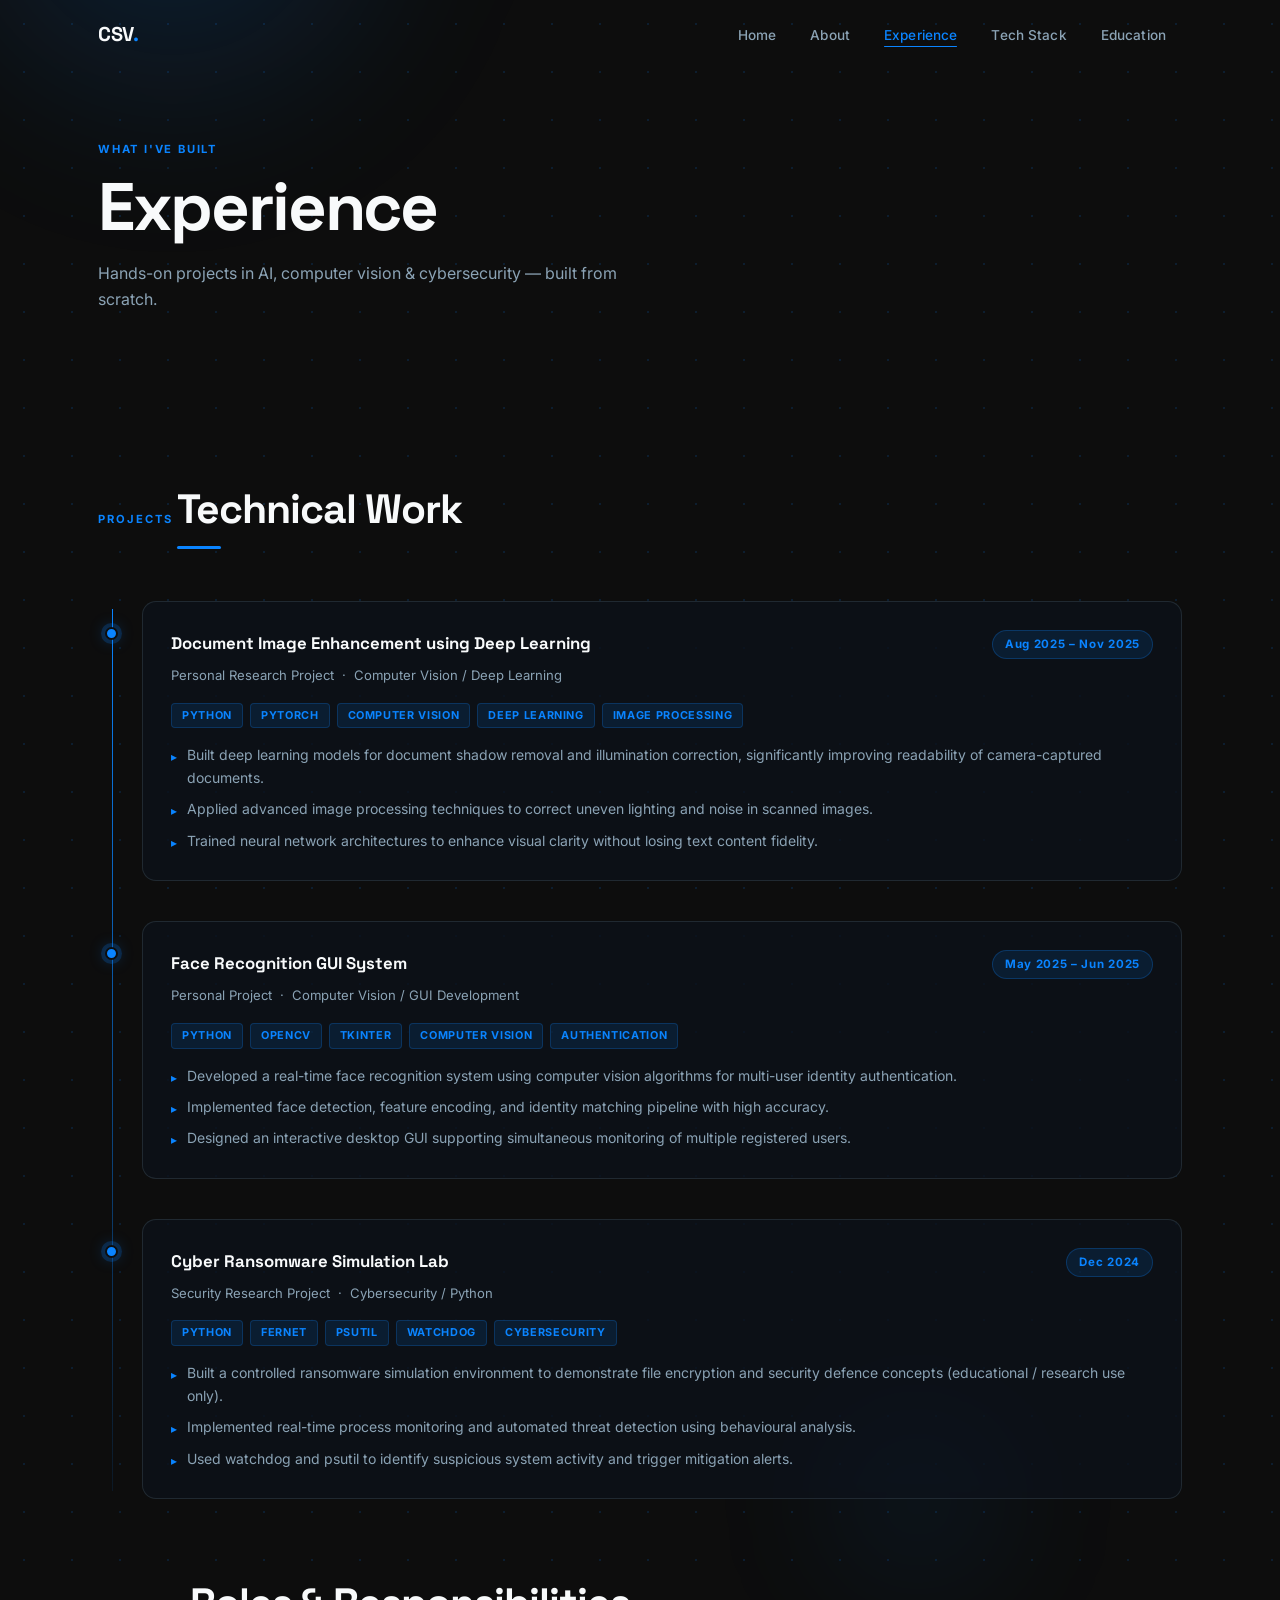
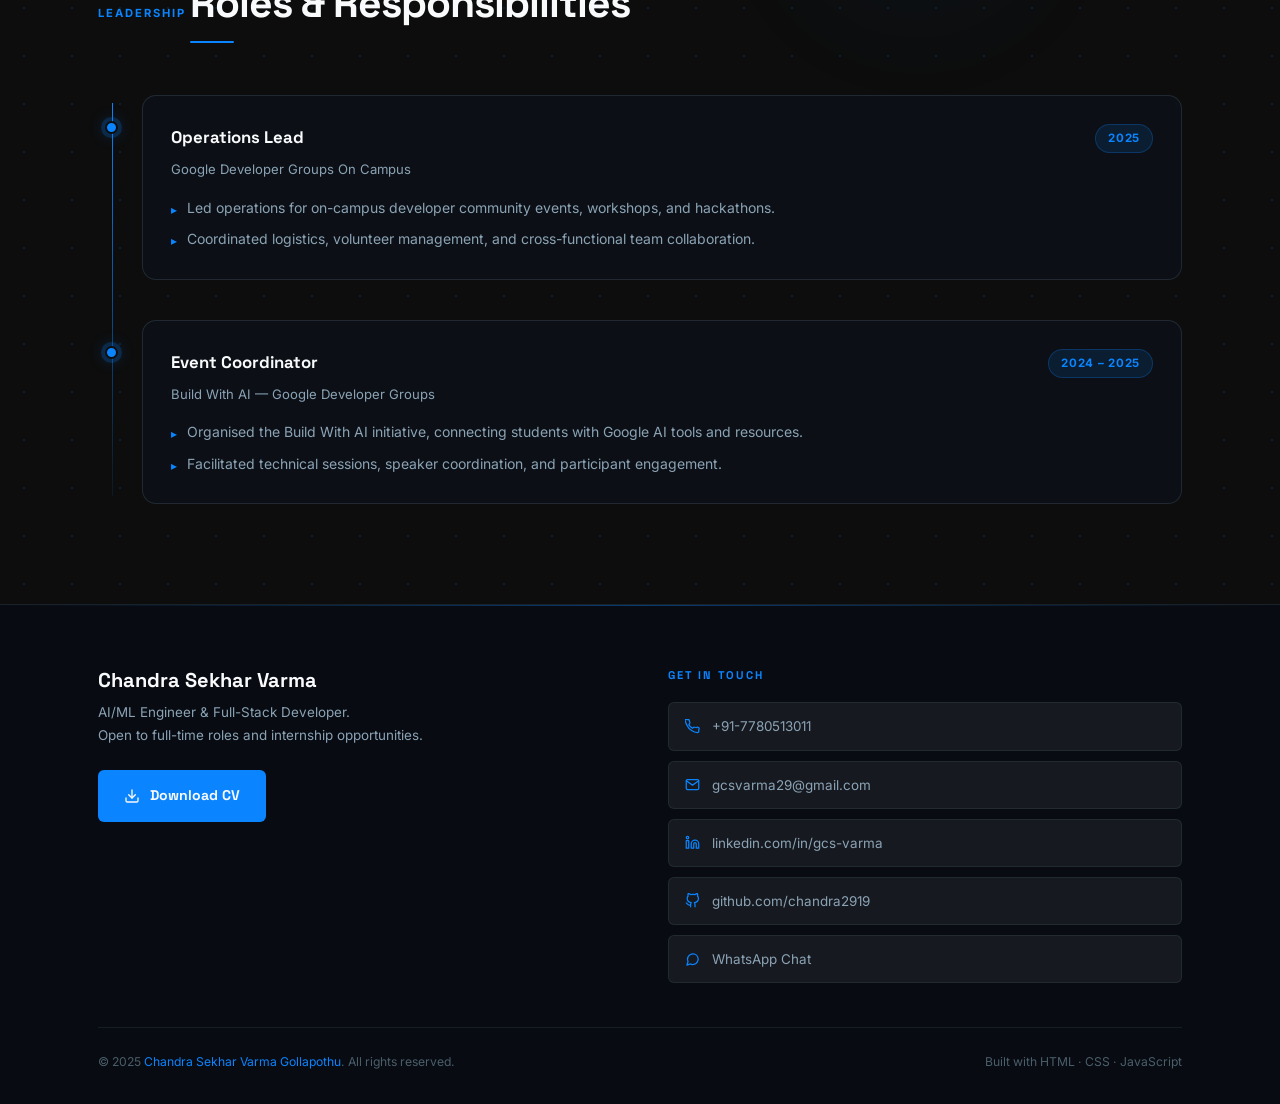
<file: experience.html>
<!DOCTYPE html>
<html lang="en">
<head>
  <meta charset="UTF-8" />
  <meta name="viewport" content="width=device-width, initial-scale=1.0" />
  <meta name="description" content="Chandra Sekhar Varma — Projects and hands-on experience in AI, ML, and cybersecurity." />
  <title>Chandra Sekhar Varma — Experience</title>
  <link rel="preconnect" href="https://fonts.googleapis.com" />
  <link rel="preconnect" href="https://fonts.gstatic.com" crossorigin />
  <link rel="stylesheet" href="assets/css/style.css" />
</head>
<body>

  <!-- ── Ambient background ── -->
  <div class="orbs" aria-hidden="true">
    <div class="orb orb-1"></div>
    <div class="orb orb-2"></div>
    <div class="orb orb-3"></div>
  </div>
  <div class="dot-grid" aria-hidden="true"></div>
  <div class="scanline" aria-hidden="true"></div>

  <!-- ════════════════════════════════════════════
       NAVIGATION
       ════════════════════════════════════════════ -->
  <nav class="navbar" role="navigation" aria-label="Main navigation">
    <div class="container">
      <a href="index.html" class="nav-logo">CSV<span class="dot">.</span></a>
      <ul class="nav-links" role="list">
        <li><a href="index.html">Home</a></li>
        <li><a href="about.html">About</a></li>
        <li><a href="experience.html">Experience</a></li>
        <li><a href="tech-stack.html">Tech Stack</a></li>
        <li><a href="education.html">Education</a></li>
      </ul>
      <button class="hamburger" aria-label="Toggle menu" aria-expanded="false">
        <span></span><span></span><span></span>
      </button>
    </div>
  </nav>
  <div class="nav-mobile" role="navigation" aria-label="Mobile navigation">
    <ul role="list">
      <li><a href="index.html">Home</a></li>
      <li><a href="about.html">About</a></li>
      <li><a href="experience.html">Experience</a></li>
      <li><a href="tech-stack.html">Tech Stack</a></li>
      <li><a href="education.html">Education</a></li>
    </ul>
  </div>

  <!-- ════════════════════════════════════════════
       PAGE HERO
       ════════════════════════════════════════════ -->
  <main>
    <section class="page-hero">
      <div class="container">
        <span class="page-hero-label">What I've Built</span>
        <h1>Experience</h1>
        <p>Hands-on projects in AI, computer vision &amp; cybersecurity — built from scratch.</p>
      </div>
    </section>

    <!-- ════════════════════════════════════════════
         PROJECTS TIMELINE
         ════════════════════════════════════════════ -->
    <section class="section">
      <div class="container">

        <div class="fade-up">
          <span class="sec-label">Projects</span>
          <h2 class="sec-title">Technical Work</h2>
        </div>

        <div class="timeline" role="list">

          <!-- ── Project 1 ─────────────────────────────── -->
          <div class="timeline-item fade-up" role="listitem">
            <div class="tl-dot" aria-hidden="true"></div>
            <div class="tl-card">
              <div class="tl-head">
                <span class="tl-role">Document Image Enhancement using Deep Learning</span>
                <span class="tl-date">Aug 2025 – Nov 2025</span>
              </div>
              <p class="tl-org">Personal Research Project &nbsp;·&nbsp; Computer Vision / Deep Learning</p>
              <div class="tl-tags">
                <span class="tag">Python</span>
                <span class="tag">PyTorch</span>
                <span class="tag">Computer Vision</span>
                <span class="tag">Deep Learning</span>
                <span class="tag">Image Processing</span>
              </div>
              <ul class="tl-bullets">
                <li>Built deep learning models for document shadow removal and illumination correction, significantly improving readability of camera-captured documents.</li>
                <li>Applied advanced image processing techniques to correct uneven lighting and noise in scanned images.</li>
                <li>Trained neural network architectures to enhance visual clarity without losing text content fidelity.</li>
              </ul>
            </div>
          </div>

          <!-- ── Project 2 ─────────────────────────────── -->
          <div class="timeline-item fade-up d1" role="listitem">
            <div class="tl-dot" aria-hidden="true"></div>
            <div class="tl-card">
              <div class="tl-head">
                <span class="tl-role">Face Recognition GUI System</span>
                <span class="tl-date">May 2025 – Jun 2025</span>
              </div>
              <p class="tl-org">Personal Project &nbsp;·&nbsp; Computer Vision / GUI Development</p>
              <div class="tl-tags">
                <span class="tag">Python</span>
                <span class="tag">OpenCV</span>
                <span class="tag">Tkinter</span>
                <span class="tag">Computer Vision</span>
                <span class="tag">Authentication</span>
              </div>
              <ul class="tl-bullets">
                <li>Developed a real-time face recognition system using computer vision algorithms for multi-user identity authentication.</li>
                <li>Implemented face detection, feature encoding, and identity matching pipeline with high accuracy.</li>
                <li>Designed an interactive desktop GUI supporting simultaneous monitoring of multiple registered users.</li>
              </ul>
            </div>
          </div>

          <!-- ── Project 3 ─────────────────────────────── -->
          <div class="timeline-item fade-up d2" role="listitem">
            <div class="tl-dot" aria-hidden="true"></div>
            <div class="tl-card">
              <div class="tl-head">
                <span class="tl-role">Cyber Ransomware Simulation Lab</span>
                <span class="tl-date">Dec 2024</span>
              </div>
              <p class="tl-org">Security Research Project &nbsp;·&nbsp; Cybersecurity / Python</p>
              <div class="tl-tags">
                <span class="tag">Python</span>
                <span class="tag">Fernet</span>
                <span class="tag">psutil</span>
                <span class="tag">watchdog</span>
                <span class="tag">Cybersecurity</span>
              </div>
              <ul class="tl-bullets">
                <li>Built a controlled ransomware simulation environment to demonstrate file encryption and security defence concepts (educational / research use only).</li>
                <li>Implemented real-time process monitoring and automated threat detection using behavioural analysis.</li>
                <li>Used watchdog and psutil to identify suspicious system activity and trigger mitigation alerts.</li>
              </ul>
            </div>
          </div>

        </div><!-- /timeline -->

        <!-- ════════════════════════════════════════
             LEADERSHIP AS EXPERIENCE
             ════════════════════════════════════════ -->
        <div style="margin-top:80px;">
          <div class="fade-up">
            <span class="sec-label">Leadership</span>
            <h2 class="sec-title">Roles &amp; Responsibilities</h2>
          </div>

          <div class="timeline" role="list">

            <div class="timeline-item fade-up" role="listitem">
              <div class="tl-dot" aria-hidden="true"></div>
              <div class="tl-card">
                <div class="tl-head">
                  <span class="tl-role">Operations Lead</span>
                  <span class="tl-date">2025</span>
                </div>
                <p class="tl-org">Google Developer Groups On Campus</p>
                <ul class="tl-bullets">
                  <li>Led operations for on-campus developer community events, workshops, and hackathons.</li>
                  <li>Coordinated logistics, volunteer management, and cross-functional team collaboration.</li>
                </ul>
              </div>
            </div>

            <div class="timeline-item fade-up d1" role="listitem">
              <div class="tl-dot" aria-hidden="true"></div>
              <div class="tl-card">
                <div class="tl-head">
                  <span class="tl-role">Event Coordinator</span>
                  <span class="tl-date">2024 – 2025</span>
                </div>
                <p class="tl-org">Build With AI — Google Developer Groups</p>
                <ul class="tl-bullets">
                  <li>Organised the Build With AI initiative, connecting students with Google AI tools and resources.</li>
                  <li>Facilitated technical sessions, speaker coordination, and participant engagement.</li>
                </ul>
              </div>
            </div>

          </div>
        </div>

      </div>
    </section>
  </main>

  <!-- ════════════════════════════════════════════
       FOOTER
       ════════════════════════════════════════════ -->
  <footer class="footer" role="contentinfo">
    <div class="container">
      <div class="footer-inner">
        <div class="footer-brand">
          <h3>Chandra Sekhar Varma</h3>
          <p>AI/ML Engineer &amp; Full-Stack Developer.<br />Open to full-time roles and internship opportunities.</p>
          <a href="assets/resume/Chandra_Sekhar_Varma.pdf" download="Chandra_Sekhar_Varma_Resume.pdf" class="dl-btn">
            <svg viewBox="0 0 24 24" stroke-width="2" stroke-linecap="round" stroke-linejoin="round" aria-hidden="true"><path d="M21 15v4a2 2 0 01-2 2H5a2 2 0 01-2-2v-4"/><polyline points="7 10 12 15 17 10"/><line x1="12" y1="15" x2="12" y2="3"/></svg>
            Download CV
          </a>
        </div>
        <div class="footer-contact">
          <h4>Get in Touch</h4>
          <nav class="contact-links" aria-label="Contact links">
            <a href="tel:+917780513011" class="c-link"><svg viewBox="0 0 24 24" stroke-width="2" stroke-linecap="round" stroke-linejoin="round" aria-hidden="true"><path d="M22 16.92v3a2 2 0 01-2.18 2 19.79 19.79 0 01-8.63-3.07A19.5 19.5 0 013.07 9.81a19.79 19.79 0 01-3.07-8.72A2 2 0 012 .82h3a2 2 0 012 1.72 12.84 12.84 0 00.7 2.81 2 2 0 01-.45 2.11L6.09 8.91a16 16 0 006 6l1.27-1.27a2 2 0 012.11-.45 12.84 12.84 0 002.81.7A2 2 0 0122 16.92z"/></svg>+91-7780513011</a>
            <a href="mailto:gcsvarma29@gmail.com" class="c-link"><svg viewBox="0 0 24 24" stroke-width="2" stroke-linecap="round" stroke-linejoin="round" aria-hidden="true"><path d="M4 4h16c1.1 0 2 .9 2 2v12c0 1.1-.9 2-2 2H4c-1.1 0-2-.9-2-2V6c0-1.1.9-2 2-2z"/><polyline points="22,6 12,13 2,6"/></svg>gcsvarma29@gmail.com</a>
            <a href="https://linkedin.com/in/gcs-varma" target="_blank" rel="noopener noreferrer" class="c-link"><svg viewBox="0 0 24 24" stroke-width="2" stroke-linecap="round" stroke-linejoin="round" aria-hidden="true"><path d="M16 8a6 6 0 016 6v7h-4v-7a2 2 0 00-2-2 2 2 0 00-2 2v7h-4v-7a6 6 0 016-6z"/><rect x="2" y="9" width="4" height="12"/><circle cx="4" cy="4" r="2"/></svg>linkedin.com/in/gcs-varma</a>
            <a href="https://github.com/chandra2919" target="_blank" rel="noopener noreferrer" class="c-link"><svg viewBox="0 0 24 24" stroke-width="2" stroke-linecap="round" stroke-linejoin="round" aria-hidden="true"><path d="M9 19c-5 1.5-5-2.5-7-3m14 6v-3.87a3.37 3.37 0 00-.94-2.61c3.14-.35 6.44-1.54 6.44-7A5.44 5.44 0 0020 4.77 5.07 5.07 0 0019.91 1S18.73.65 16 2.48a13.38 13.38 0 00-7 0C6.27.65 5.09 1 5.09 1A5.07 5.07 0 005 4.77a5.44 5.44 0 00-1.5 3.78c0 5.42 3.3 6.61 6.44 7A3.37 3.37 0 009 18.13V22"/></svg>github.com/chandra2919</a>
            <a href="https://wa.me/917780513011?text=Hi%2C%20I%20came%20across%20your%20profile%20and%20found%20your%20background%20interesting.%20We%20have%20an%20opportunity%20that%20aligns%20with%20your%20experience.%20Would%20you%20be%20open%20to%20discussing%20this%20further%3F" target="_blank" rel="noopener noreferrer" class="c-link wa"><svg viewBox="0 0 24 24" stroke-width="2" stroke-linecap="round" stroke-linejoin="round" aria-hidden="true"><path d="M21 11.5a8.38 8.38 0 01-.9 3.8 8.5 8.5 0 01-7.6 4.7 8.38 8.38 0 01-3.8-.9L3 21l1.9-5.7a8.38 8.38 0 01-.9-3.8 8.5 8.5 0 014.7-7.6 8.38 8.38 0 013.8-.9h.5a8.48 8.48 0 018 8v.5z"/></svg>WhatsApp Chat</a>
          </nav>
        </div>
      </div>
      <div class="footer-bottom">
        <p>&copy; 2025 <span>Chandra Sekhar Varma Gollapothu</span>. All rights reserved.</p>
        <p>Built with HTML · CSS · JavaScript</p>
      </div>
    </div>
  </footer>

  <script src="assets/js/main.js"></script>
</body>
</html>
</file>
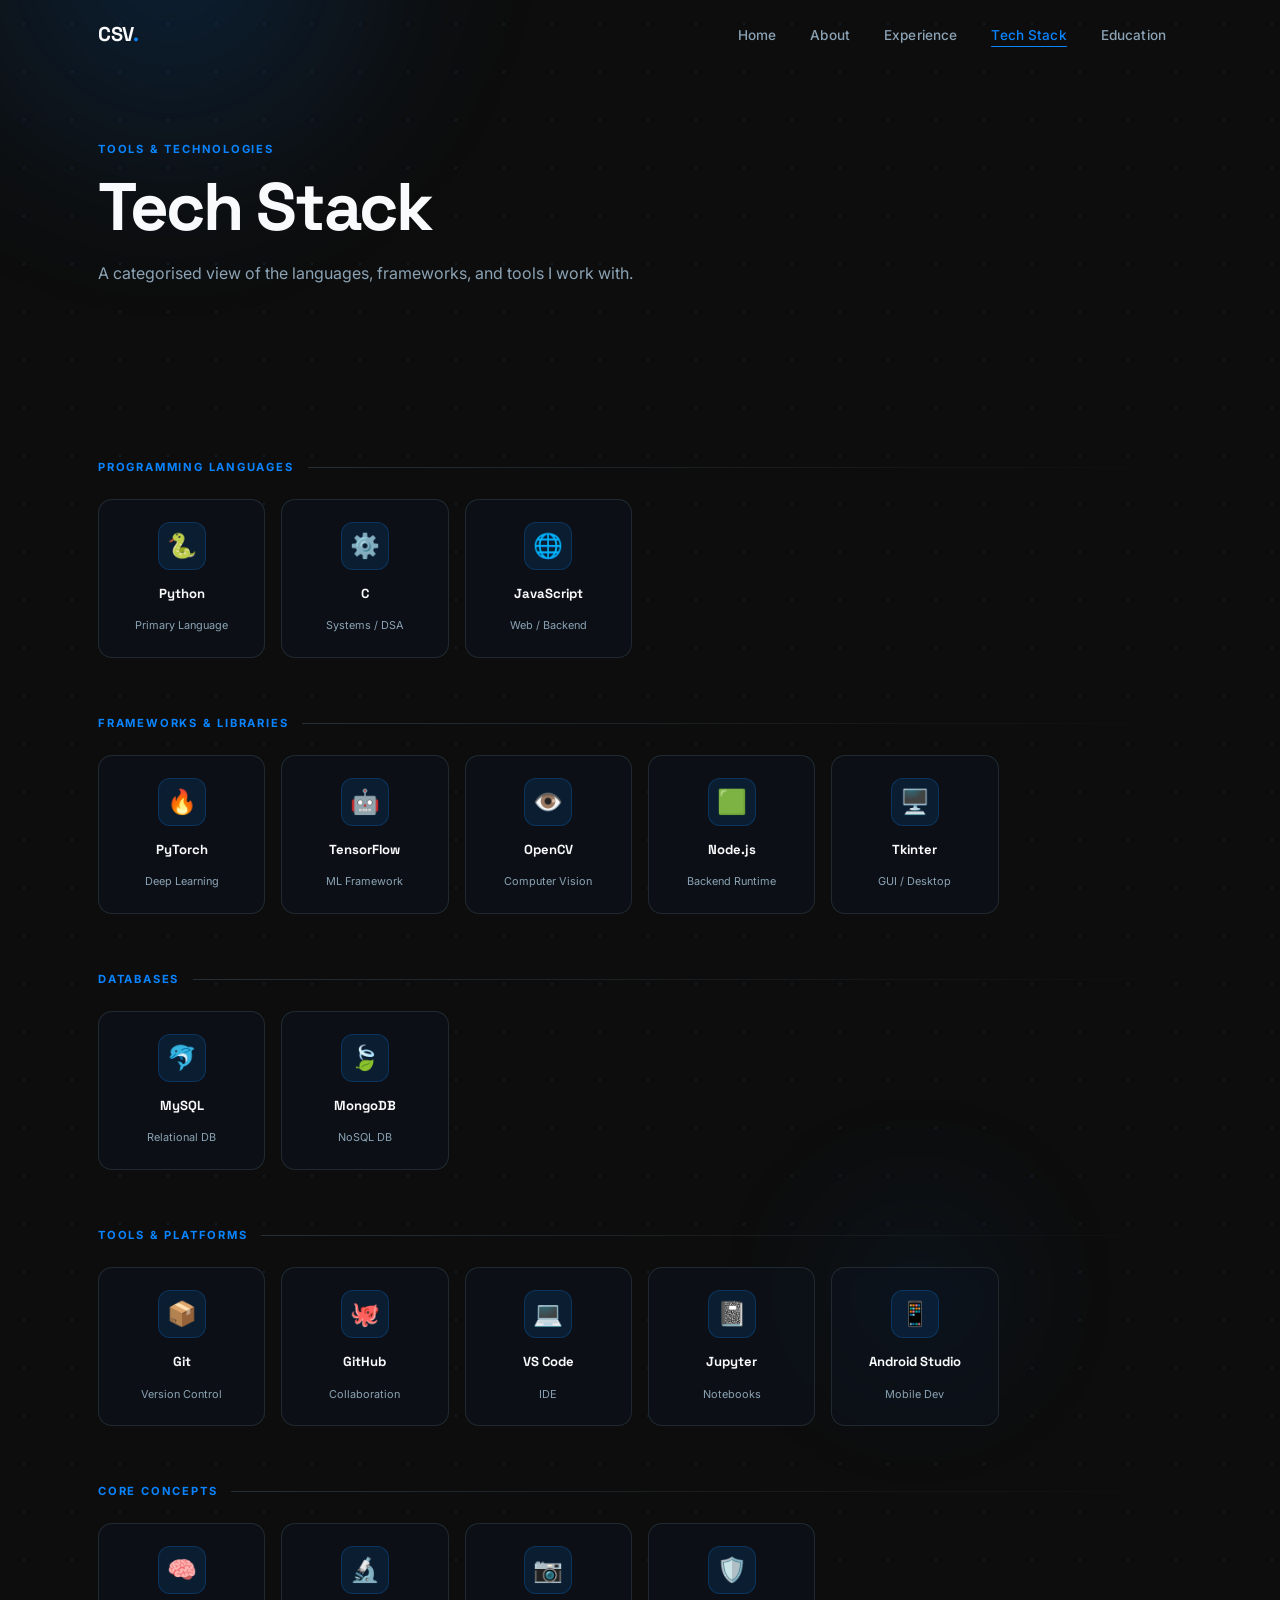
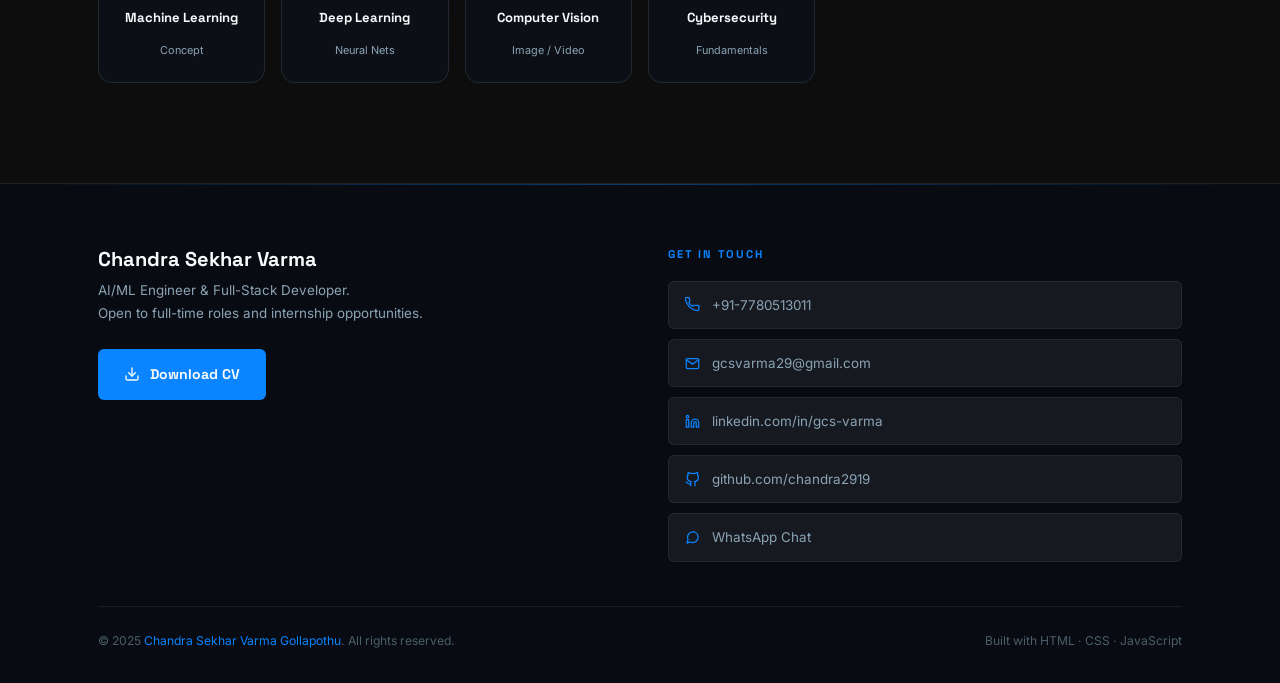
<file: tech-stack.html>
<!DOCTYPE html>
<html lang="en">
<head>
  <meta charset="UTF-8" />
  <meta name="viewport" content="width=device-width, initial-scale=1.0" />
  <meta name="description" content="Chandra Sekhar Varma — Tech stack: Python, PyTorch, TensorFlow, OpenCV, Node.js and more." />
  <title>Chandra Sekhar Varma — Tech Stack</title>
  <link rel="preconnect" href="https://fonts.googleapis.com" />
  <link rel="preconnect" href="https://fonts.gstatic.com" crossorigin />
  <link rel="stylesheet" href="assets/css/style.css" />
</head>
<body>

  <!-- ── Ambient background ── -->
  <div class="orbs" aria-hidden="true">
    <div class="orb orb-1"></div>
    <div class="orb orb-2"></div>
    <div class="orb orb-3"></div>
  </div>
  <div class="dot-grid" aria-hidden="true"></div>
  <div class="scanline" aria-hidden="true"></div>

  <!-- ════════════════════════════════════════════
       NAVIGATION
       ════════════════════════════════════════════ -->
  <nav class="navbar" role="navigation" aria-label="Main navigation">
    <div class="container">
      <a href="index.html" class="nav-logo">CSV<span class="dot">.</span></a>
      <ul class="nav-links" role="list">
        <li><a href="index.html">Home</a></li>
        <li><a href="about.html">About</a></li>
        <li><a href="experience.html">Experience</a></li>
        <li><a href="tech-stack.html">Tech Stack</a></li>
        <li><a href="education.html">Education</a></li>
      </ul>
      <button class="hamburger" aria-label="Toggle menu" aria-expanded="false">
        <span></span><span></span><span></span>
      </button>
    </div>
  </nav>
  <div class="nav-mobile" role="navigation" aria-label="Mobile navigation">
    <ul role="list">
      <li><a href="index.html">Home</a></li>
      <li><a href="about.html">About</a></li>
      <li><a href="experience.html">Experience</a></li>
      <li><a href="tech-stack.html">Tech Stack</a></li>
      <li><a href="education.html">Education</a></li>
    </ul>
  </div>

  <!-- ════════════════════════════════════════════
       PAGE HERO
       ════════════════════════════════════════════ -->
  <main>
    <section class="page-hero">
      <div class="container">
        <span class="page-hero-label">Tools &amp; Technologies</span>
        <h1>Tech Stack</h1>
        <p>A categorised view of the languages, frameworks, and tools I work with.</p>
      </div>
    </section>

    <!-- ════════════════════════════════════════════
         TECH GRID
         ════════════════════════════════════════════ -->
    <section class="section">
      <div class="container">
        <div class="tech-categories">

          <!-- ── Programming Languages ─────────────── -->
          <div class="fade-up">
            <p class="cat-label">Programming Languages</p>
            <div class="tech-grid" role="list">

              <div class="tech-card" role="listitem">
                <div class="tech-icon" aria-hidden="true">🐍</div>
                <span class="tech-name">Python</span>
                <span class="tech-sub">Primary Language</span>
              </div>

              <div class="tech-card" role="listitem">
                <div class="tech-icon" aria-hidden="true">⚙️</div>
                <span class="tech-name">C</span>
                <span class="tech-sub">Systems / DSA</span>
              </div>

              <div class="tech-card" role="listitem">
                <div class="tech-icon" aria-hidden="true">🌐</div>
                <span class="tech-name">JavaScript</span>
                <span class="tech-sub">Web / Backend</span>
              </div>

            </div>
          </div>

          <!-- ── Frameworks & Libraries ─────────────── -->
          <div class="fade-up d1">
            <p class="cat-label">Frameworks &amp; Libraries</p>
            <div class="tech-grid" role="list">

              <div class="tech-card" role="listitem">
                <div class="tech-icon" aria-hidden="true">🔥</div>
                <span class="tech-name">PyTorch</span>
                <span class="tech-sub">Deep Learning</span>
              </div>

              <div class="tech-card" role="listitem">
                <div class="tech-icon" aria-hidden="true">🤖</div>
                <span class="tech-name">TensorFlow</span>
                <span class="tech-sub">ML Framework</span>
              </div>

              <div class="tech-card" role="listitem">
                <div class="tech-icon" aria-hidden="true">👁️</div>
                <span class="tech-name">OpenCV</span>
                <span class="tech-sub">Computer Vision</span>
              </div>

              <div class="tech-card" role="listitem">
                <div class="tech-icon" aria-hidden="true">🟩</div>
                <span class="tech-name">Node.js</span>
                <span class="tech-sub">Backend Runtime</span>
              </div>

              <div class="tech-card" role="listitem">
                <div class="tech-icon" aria-hidden="true">🖥️</div>
                <span class="tech-name">Tkinter</span>
                <span class="tech-sub">GUI / Desktop</span>
              </div>

            </div>
          </div>

          <!-- ── Databases ──────────────────────────── -->
          <div class="fade-up d2">
            <p class="cat-label">Databases</p>
            <div class="tech-grid" role="list">

              <div class="tech-card" role="listitem">
                <div class="tech-icon" aria-hidden="true">🐬</div>
                <span class="tech-name">MySQL</span>
                <span class="tech-sub">Relational DB</span>
              </div>

              <div class="tech-card" role="listitem">
                <div class="tech-icon" aria-hidden="true">🍃</div>
                <span class="tech-name">MongoDB</span>
                <span class="tech-sub">NoSQL DB</span>
              </div>

            </div>
          </div>

          <!-- ── Tools & Platforms ──────────────────── -->
          <div class="fade-up d1">
            <p class="cat-label">Tools &amp; Platforms</p>
            <div class="tech-grid" role="list">

              <div class="tech-card" role="listitem">
                <div class="tech-icon" aria-hidden="true">📦</div>
                <span class="tech-name">Git</span>
                <span class="tech-sub">Version Control</span>
              </div>

              <div class="tech-card" role="listitem">
                <div class="tech-icon" aria-hidden="true">🐙</div>
                <span class="tech-name">GitHub</span>
                <span class="tech-sub">Collaboration</span>
              </div>

              <div class="tech-card" role="listitem">
                <div class="tech-icon" aria-hidden="true">💻</div>
                <span class="tech-name">VS Code</span>
                <span class="tech-sub">IDE</span>
              </div>

              <div class="tech-card" role="listitem">
                <div class="tech-icon" aria-hidden="true">📓</div>
                <span class="tech-name">Jupyter</span>
                <span class="tech-sub">Notebooks</span>
              </div>

              <div class="tech-card" role="listitem">
                <div class="tech-icon" aria-hidden="true">📱</div>
                <span class="tech-name">Android Studio</span>
                <span class="tech-sub">Mobile Dev</span>
              </div>

            </div>
          </div>

          <!-- ── Core Concepts ──────────────────────── -->
          <div class="fade-up d2">
            <p class="cat-label">Core Concepts</p>
            <div class="tech-grid" role="list">

              <div class="tech-card" role="listitem">
                <div class="tech-icon" aria-hidden="true">🧠</div>
                <span class="tech-name">Machine Learning</span>
                <span class="tech-sub">Concept</span>
              </div>

              <div class="tech-card" role="listitem">
                <div class="tech-icon" aria-hidden="true">🔬</div>
                <span class="tech-name">Deep Learning</span>
                <span class="tech-sub">Neural Nets</span>
              </div>

              <div class="tech-card" role="listitem">
                <div class="tech-icon" aria-hidden="true">📷</div>
                <span class="tech-name">Computer Vision</span>
                <span class="tech-sub">Image / Video</span>
              </div>

              <div class="tech-card" role="listitem">
                <div class="tech-icon" aria-hidden="true">🛡️</div>
                <span class="tech-name">Cybersecurity</span>
                <span class="tech-sub">Fundamentals</span>
              </div>

            </div>
          </div>

        </div><!-- /tech-categories -->
      </div>
    </section>
  </main>

  <!-- ════════════════════════════════════════════
       FOOTER
       ════════════════════════════════════════════ -->
  <footer class="footer" role="contentinfo">
    <div class="container">
      <div class="footer-inner">
        <div class="footer-brand">
          <h3>Chandra Sekhar Varma</h3>
          <p>AI/ML Engineer &amp; Full-Stack Developer.<br />Open to full-time roles and internship opportunities.</p>
          <a href="assets/resume/Chandra_Sekhar_Varma.pdf" download="Chandra_Sekhar_Varma_Resume.pdf" class="dl-btn">
            <svg viewBox="0 0 24 24" stroke-width="2" stroke-linecap="round" stroke-linejoin="round" aria-hidden="true"><path d="M21 15v4a2 2 0 01-2 2H5a2 2 0 01-2-2v-4"/><polyline points="7 10 12 15 17 10"/><line x1="12" y1="15" x2="12" y2="3"/></svg>
            Download CV
          </a>
        </div>
        <div class="footer-contact">
          <h4>Get in Touch</h4>
          <nav class="contact-links" aria-label="Contact links">
            <a href="tel:+917780513011" class="c-link"><svg viewBox="0 0 24 24" stroke-width="2" stroke-linecap="round" stroke-linejoin="round" aria-hidden="true"><path d="M22 16.92v3a2 2 0 01-2.18 2 19.79 19.79 0 01-8.63-3.07A19.5 19.5 0 013.07 9.81a19.79 19.79 0 01-3.07-8.72A2 2 0 012 .82h3a2 2 0 012 1.72 12.84 12.84 0 00.7 2.81 2 2 0 01-.45 2.11L6.09 8.91a16 16 0 006 6l1.27-1.27a2 2 0 012.11-.45 12.84 12.84 0 002.81.7A2 2 0 0122 16.92z"/></svg>+91-7780513011</a>
            <a href="mailto:gcsvarma29@gmail.com" class="c-link"><svg viewBox="0 0 24 24" stroke-width="2" stroke-linecap="round" stroke-linejoin="round" aria-hidden="true"><path d="M4 4h16c1.1 0 2 .9 2 2v12c0 1.1-.9 2-2 2H4c-1.1 0-2-.9-2-2V6c0-1.1.9-2 2-2z"/><polyline points="22,6 12,13 2,6"/></svg>gcsvarma29@gmail.com</a>
            <a href="https://linkedin.com/in/gcs-varma" target="_blank" rel="noopener noreferrer" class="c-link"><svg viewBox="0 0 24 24" stroke-width="2" stroke-linecap="round" stroke-linejoin="round" aria-hidden="true"><path d="M16 8a6 6 0 016 6v7h-4v-7a2 2 0 00-2-2 2 2 0 00-2 2v7h-4v-7a6 6 0 016-6z"/><rect x="2" y="9" width="4" height="12"/><circle cx="4" cy="4" r="2"/></svg>linkedin.com/in/gcs-varma</a>
            <a href="https://github.com/chandra2919" target="_blank" rel="noopener noreferrer" class="c-link"><svg viewBox="0 0 24 24" stroke-width="2" stroke-linecap="round" stroke-linejoin="round" aria-hidden="true"><path d="M9 19c-5 1.5-5-2.5-7-3m14 6v-3.87a3.37 3.37 0 00-.94-2.61c3.14-.35 6.44-1.54 6.44-7A5.44 5.44 0 0020 4.77 5.07 5.07 0 0019.91 1S18.73.65 16 2.48a13.38 13.38 0 00-7 0C6.27.65 5.09 1 5.09 1A5.07 5.07 0 005 4.77a5.44 5.44 0 00-1.5 3.78c0 5.42 3.3 6.61 6.44 7A3.37 3.37 0 009 18.13V22"/></svg>github.com/chandra2919</a>
            <a href="https://wa.me/917780513011?text=Hi%2C%20I%20came%20across%20your%20profile%20and%20found%20your%20background%20interesting.%20We%20have%20an%20opportunity%20that%20aligns%20with%20your%20experience.%20Would%20you%20be%20open%20to%20discussing%20this%20further%3F" target="_blank" rel="noopener noreferrer" class="c-link wa"><svg viewBox="0 0 24 24" stroke-width="2" stroke-linecap="round" stroke-linejoin="round" aria-hidden="true"><path d="M21 11.5a8.38 8.38 0 01-.9 3.8 8.5 8.5 0 01-7.6 4.7 8.38 8.38 0 01-3.8-.9L3 21l1.9-5.7a8.38 8.38 0 01-.9-3.8 8.5 8.5 0 014.7-7.6 8.38 8.38 0 013.8-.9h.5a8.48 8.48 0 018 8v.5z"/></svg>WhatsApp Chat</a>
          </nav>
        </div>
      </div>
      <div class="footer-bottom">
        <p>&copy; 2025 <span>Chandra Sekhar Varma Gollapothu</span>. All rights reserved.</p>
        <p>Built with HTML · CSS · JavaScript</p>
      </div>
    </div>
  </footer>

  <script src="assets/js/main.js"></script>
</body>
</html>
</file>
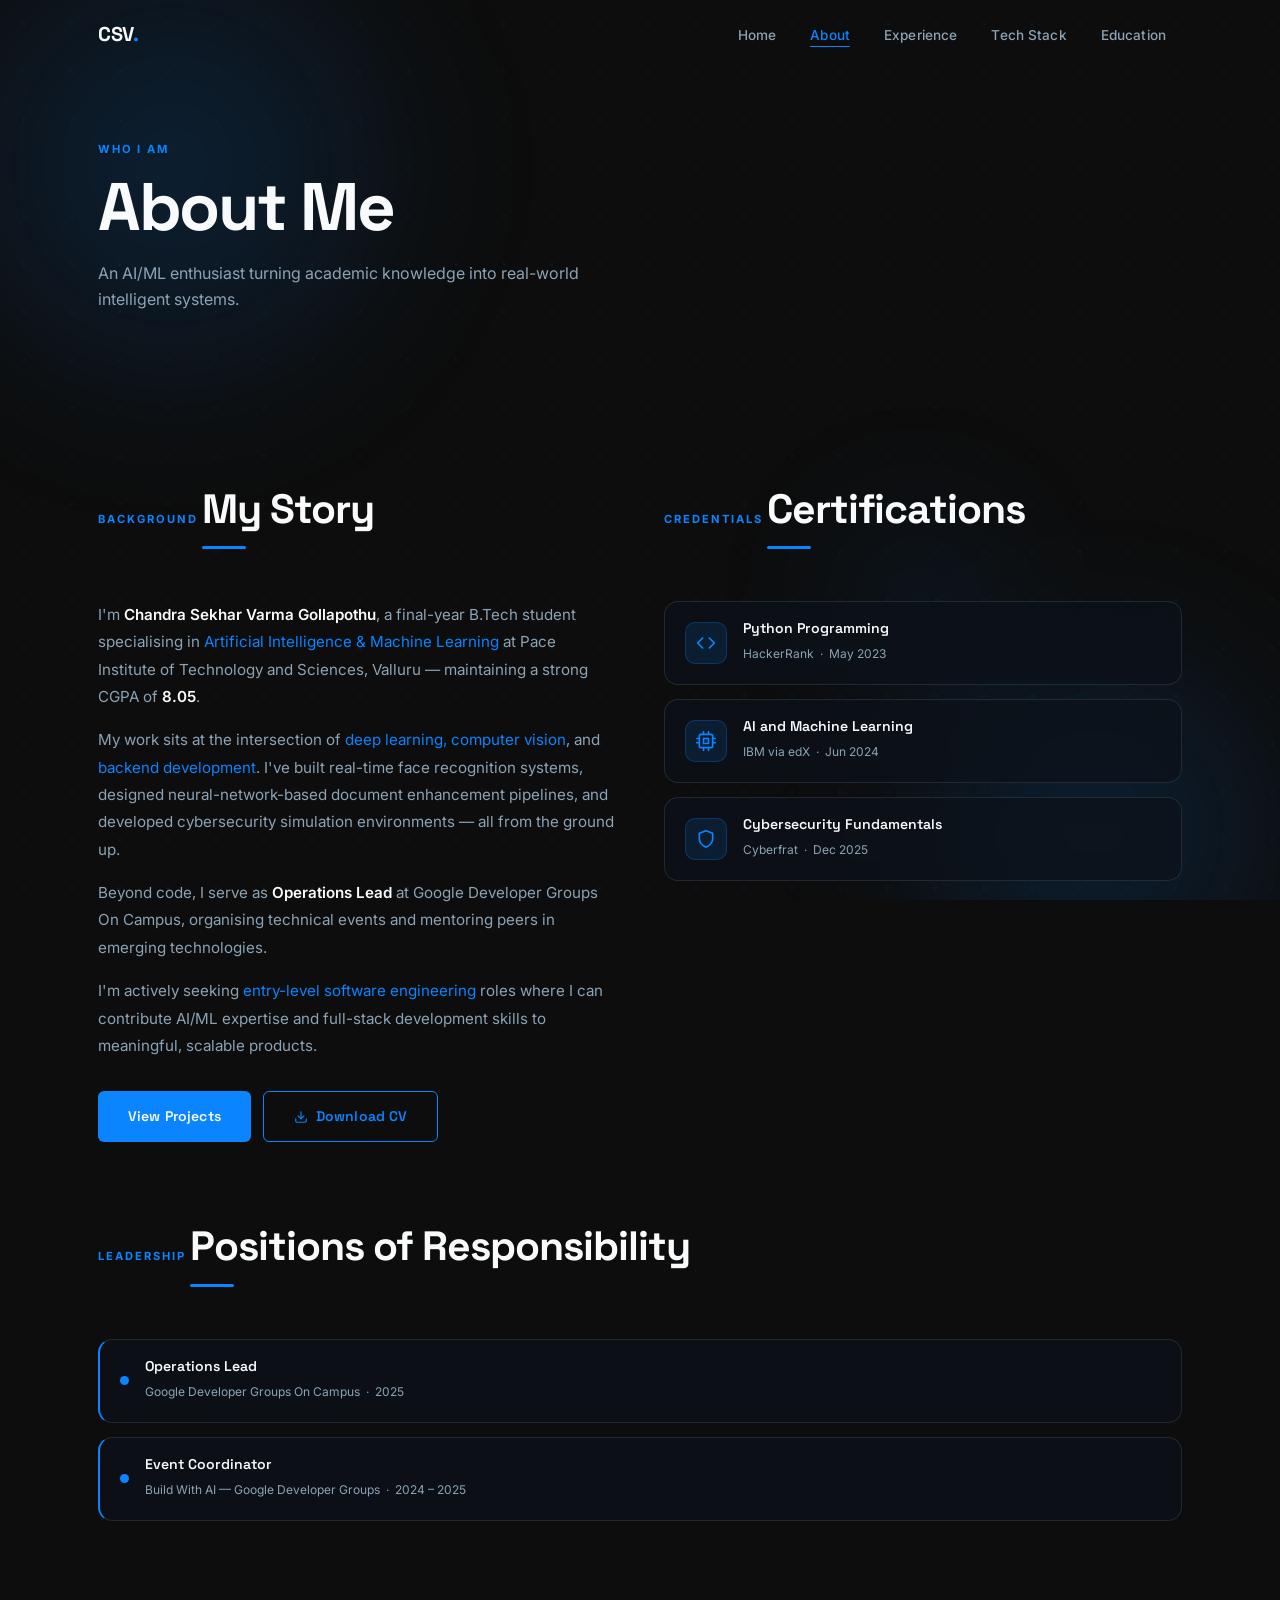
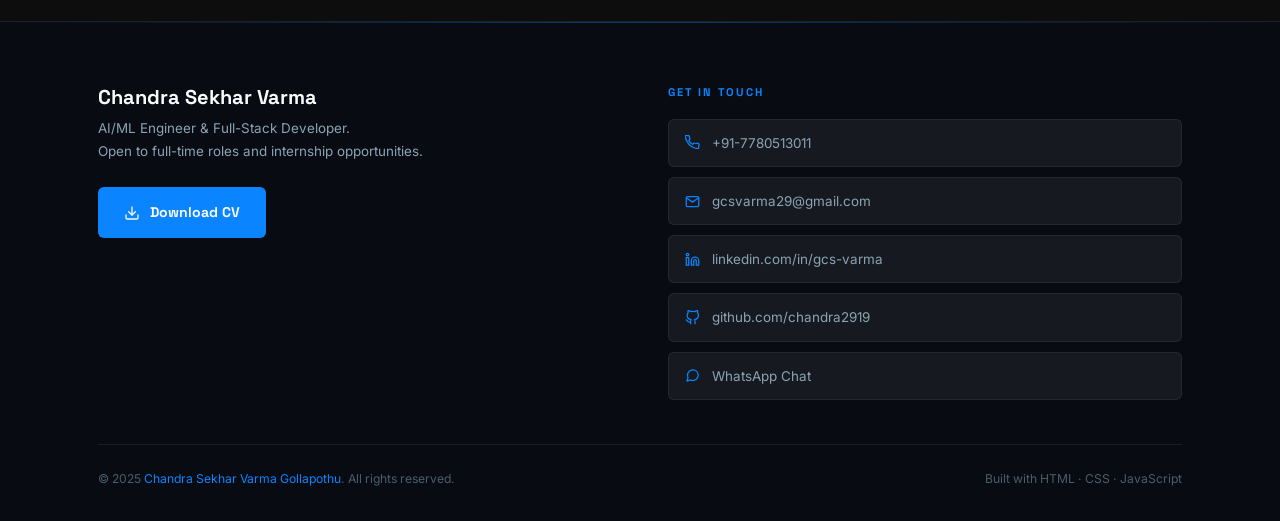
<file: .claude/worktrees/silly-ellis-94fe47/about.html>
<!DOCTYPE html>
<html lang="en">
<head>
  <meta charset="UTF-8" />
  <meta name="viewport" content="width=device-width, initial-scale=1.0" />
  <meta name="description" content="About Chandra Sekhar Varma — AI/ML Engineer, certifications, and leadership." />
  <title>Chandra Sekhar Varma — About</title>
  <link rel="preconnect" href="https://fonts.googleapis.com" />
  <link rel="preconnect" href="https://fonts.gstatic.com" crossorigin />
  <link rel="icon" type="image/svg+xml" href="assets/favicon.svg" />
  <link rel="stylesheet" href="assets/css/style.css" />
</head>
<body>

  <!-- ── Ambient background ── -->
  <div class="orbs" aria-hidden="true">
    <div class="orb orb-1"></div>
    <div class="orb orb-2"></div>
    <div class="orb orb-3"></div>
  </div>
  <div class="dot-grid" aria-hidden="true"></div>
  <div class="scanline" aria-hidden="true"></div>

  <!-- ════════════════════════════════════════════
       NAVIGATION
       ════════════════════════════════════════════ -->
  <nav class="navbar" role="navigation" aria-label="Main navigation">
    <div class="container">
      <a href="index.html" class="nav-logo">CSV<span class="dot">.</span></a>
      <ul class="nav-links" role="list">
        <li><a href="index.html">Home</a></li>
        <li><a href="about.html">About</a></li>
        <li><a href="experience.html">Experience</a></li>
        <li><a href="tech-stack.html">Tech Stack</a></li>
        <li><a href="education.html">Education</a></li>
      </ul>
      <button class="hamburger" aria-label="Toggle menu" aria-expanded="false">
        <span></span><span></span><span></span>
      </button>
    </div>
  </nav>
  <div class="nav-mobile" role="navigation" aria-label="Mobile navigation">
    <ul role="list">
      <li><a href="index.html">Home</a></li>
      <li><a href="about.html">About</a></li>
      <li><a href="experience.html">Experience</a></li>
      <li><a href="tech-stack.html">Tech Stack</a></li>
      <li><a href="education.html">Education</a></li>
    </ul>
  </div>

  <!-- ════════════════════════════════════════════
       PAGE HERO
       ════════════════════════════════════════════ -->
  <main>
    <section class="page-hero" aria-label="Page header">
      <div class="container">
        <span class="page-hero-label">Who I Am</span>
        <h1>About Me</h1>
        <p>An AI/ML enthusiast turning academic knowledge into real-world intelligent systems.</p>
      </div>
    </section>

    <!-- ════════════════════════════════════════════
         BIO + CERTIFICATIONS
         ════════════════════════════════════════════ -->
    <section class="section">
      <div class="container">
        <div class="about-grid">

          <!-- Bio -->
          <div class="fade-up">
            <span class="sec-label">Background</span>
            <h2 class="sec-title">My Story</h2>

            <div class="about-bio">
              <p>
                I'm <span class="highlight-text">Chandra Sekhar Varma Gollapothu</span>, a final-year
                B.Tech student specialising in <span class="blue-text">Artificial Intelligence &amp;
                Machine Learning</span> at Pace Institute of Technology and Sciences, Valluru —
                maintaining a strong CGPA of <span class="highlight-text">8.05</span>.
              </p>
              <p>
                My work sits at the intersection of <span class="blue-text">deep learning, computer
                vision</span>, and <span class="blue-text">backend development</span>. I've built
                real-time face recognition systems, designed neural-network-based document
                enhancement pipelines, and developed cybersecurity simulation environments —
                all from the ground up.
              </p>
              <p>
                Beyond code, I serve as <span class="highlight-text">Operations Lead</span> at Google
                Developer Groups On Campus, organising technical events and mentoring peers in
                emerging technologies.
              </p>
              <p>
                I'm actively seeking <span class="blue-text">entry-level software engineering</span>
                roles where I can contribute AI/ML expertise and full-stack development skills to
                meaningful, scalable products.
              </p>
            </div>

            <div style="margin-top:32px;display:flex;gap:12px;flex-wrap:wrap;">
              <a href="experience.html" class="btn btn-primary">View Projects</a>
              <a href="assets/resume/chandra_sekhar_varma_CV.pdf" download class="btn btn-outline">
                <svg width="14" height="14" viewBox="0 0 24 24" fill="none" stroke="currentColor" stroke-width="2" stroke-linecap="round" stroke-linejoin="round" aria-hidden="true">
                  <path d="M21 15v4a2 2 0 01-2 2H5a2 2 0 01-2-2v-4"/><polyline points="7 10 12 15 17 10"/><line x1="12" y1="15" x2="12" y2="3"/>
                </svg>
                Download CV
              </a>
            </div>
          </div>

          <!-- Certifications -->
          <div class="fade-up d2">
            <span class="sec-label">Credentials</span>
            <h2 class="sec-title">Certifications</h2>

            <div class="cert-list" role="list">

              <div class="cert-item" role="listitem">
                <div class="cert-icon" aria-hidden="true">
                  <svg viewBox="0 0 24 24" stroke-width="2" stroke-linecap="round" stroke-linejoin="round">
                    <polyline points="16 18 22 12 16 6"/><polyline points="8 6 2 12 8 18"/>
                  </svg>
                </div>
                <div class="cert-body">
                  <h4>Python Programming</h4>
                  <span>HackerRank &nbsp;·&nbsp; May 2023</span>
                </div>
              </div>

              <div class="cert-item" role="listitem">
                <div class="cert-icon" aria-hidden="true">
                  <svg viewBox="0 0 24 24" stroke-width="2" stroke-linecap="round" stroke-linejoin="round">
                    <rect x="4" y="4" width="16" height="16" rx="2"/><rect x="9" y="9" width="6" height="6"/>
                    <line x1="9" y1="1" x2="9" y2="4"/><line x1="15" y1="1" x2="15" y2="4"/>
                    <line x1="9" y1="20" x2="9" y2="23"/><line x1="15" y1="20" x2="15" y2="23"/>
                    <line x1="20" y1="9" x2="23" y2="9"/><line x1="20" y1="14" x2="23" y2="14"/>
                    <line x1="1" y1="9" x2="4" y2="9"/><line x1="1" y1="14" x2="4" y2="14"/>
                  </svg>
                </div>
                <div class="cert-body">
                  <h4>AI and Machine Learning</h4>
                  <span>IBM via edX &nbsp;·&nbsp; Jun 2024</span>
                </div>
              </div>

              <div class="cert-item" role="listitem">
                <div class="cert-icon" aria-hidden="true">
                  <svg viewBox="0 0 24 24" stroke-width="2" stroke-linecap="round" stroke-linejoin="round">
                    <path d="M12 22s8-4 8-10V5l-8-3-8 3v7c0 6 8 10 8 10z"/>
                  </svg>
                </div>
                <div class="cert-body">
                  <h4>Cybersecurity Fundamentals</h4>
                  <span>Cyberfrat &nbsp;·&nbsp; Dec 2025</span>
                </div>
              </div>

            </div>
          </div>

        </div><!-- /about-grid -->

        <!-- ════════════════════════════════════════
             POSITIONS OF RESPONSIBILITY
             ════════════════════════════════════════ -->
        <div style="margin-top:80px;">
          <div class="fade-up">
            <span class="sec-label">Leadership</span>
            <h2 class="sec-title">Positions of Responsibility</h2>
          </div>

          <div class="lead-list fade-up d1" role="list">

            <div class="lead-item" role="listitem">
              <div class="lead-dot" aria-hidden="true"></div>
              <div class="lead-body">
                <h4>Operations Lead</h4>
                <span>Google Developer Groups On Campus &nbsp;·&nbsp; 2025</span>
              </div>
            </div>

            <div class="lead-item" role="listitem">
              <div class="lead-dot" aria-hidden="true"></div>
              <div class="lead-body">
                <h4>Event Coordinator</h4>
                <span>Build With AI — Google Developer Groups &nbsp;·&nbsp; 2024 – 2025</span>
              </div>
            </div>

          </div>
        </div>

      </div>
    </section>
  </main>

  <!-- ════════════════════════════════════════════
       FOOTER
       ════════════════════════════════════════════ -->
  <footer class="footer" role="contentinfo">
    <div class="container">
      <div class="footer-inner">
        <div class="footer-brand">
          <h3>Chandra Sekhar Varma</h3>
          <p>AI/ML Engineer &amp; Full-Stack Developer.<br />Open to full-time roles and internship opportunities.</p>
          <a href="assets/resume/chandra_sekhar_varma_CV.pdf" download="chandra_sekhar_varma_CV.pdf" class="dl-btn" aria-label="Download resume">
            <svg viewBox="0 0 24 24" stroke-width="2" stroke-linecap="round" stroke-linejoin="round" aria-hidden="true"><path d="M21 15v4a2 2 0 01-2 2H5a2 2 0 01-2-2v-4"/><polyline points="7 10 12 15 17 10"/><line x1="12" y1="15" x2="12" y2="3"/></svg>
            Download CV
          </a>
        </div>
        <div class="footer-contact">
          <h4>Get in Touch</h4>
          <nav class="contact-links" aria-label="Contact links">
            <a href="tel:+917780513011" class="c-link">
              <svg viewBox="0 0 24 24" stroke-width="2" stroke-linecap="round" stroke-linejoin="round" aria-hidden="true"><path d="M22 16.92v3a2 2 0 01-2.18 2 19.79 19.79 0 01-8.63-3.07A19.5 19.5 0 013.07 9.81a19.79 19.79 0 01-3.07-8.72A2 2 0 012 .82h3a2 2 0 012 1.72 12.84 12.84 0 00.7 2.81 2 2 0 01-.45 2.11L6.09 8.91a16 16 0 006 6l1.27-1.27a2 2 0 012.11-.45 12.84 12.84 0 002.81.7A2 2 0 0122 16.92z"/></svg>
              +91-7780513011
            </a>
            <a href="mailto:gcsvarma29@gmail.com" class="c-link">
              <svg viewBox="0 0 24 24" stroke-width="2" stroke-linecap="round" stroke-linejoin="round" aria-hidden="true"><path d="M4 4h16c1.1 0 2 .9 2 2v12c0 1.1-.9 2-2 2H4c-1.1 0-2-.9-2-2V6c0-1.1.9-2 2-2z"/><polyline points="22,6 12,13 2,6"/></svg>
              gcsvarma29@gmail.com
            </a>
            <a href="https://linkedin.com/in/gcs-varma" target="_blank" rel="noopener noreferrer" class="c-link">
              <svg viewBox="0 0 24 24" stroke-width="2" stroke-linecap="round" stroke-linejoin="round" aria-hidden="true"><path d="M16 8a6 6 0 016 6v7h-4v-7a2 2 0 00-2-2 2 2 0 00-2 2v7h-4v-7a6 6 0 016-6z"/><rect x="2" y="9" width="4" height="12"/><circle cx="4" cy="4" r="2"/></svg>
              linkedin.com/in/gcs-varma
            </a>
            <a href="https://github.com/chandra2919" target="_blank" rel="noopener noreferrer" class="c-link">
              <svg viewBox="0 0 24 24" stroke-width="2" stroke-linecap="round" stroke-linejoin="round" aria-hidden="true"><path d="M9 19c-5 1.5-5-2.5-7-3m14 6v-3.87a3.37 3.37 0 00-.94-2.61c3.14-.35 6.44-1.54 6.44-7A5.44 5.44 0 0020 4.77 5.07 5.07 0 0019.91 1S18.73.65 16 2.48a13.38 13.38 0 00-7 0C6.27.65 5.09 1 5.09 1A5.07 5.07 0 005 4.77a5.44 5.44 0 00-1.5 3.78c0 5.42 3.3 6.61 6.44 7A3.37 3.37 0 009 18.13V22"/></svg>
              github.com/chandra2919
            </a>
            <a href="https://wa.me/917780513011?text=Hi%2C%20I%20came%20across%20your%20profile%20and%20found%20your%20background%20interesting.%20We%20have%20an%20opportunity%20that%20aligns%20with%20your%20experience.%20Would%20you%20be%20open%20to%20discussing%20this%20further%3F" target="_blank" rel="noopener noreferrer" class="c-link wa">
              <svg viewBox="0 0 24 24" stroke-width="2" stroke-linecap="round" stroke-linejoin="round" aria-hidden="true"><path d="M21 11.5a8.38 8.38 0 01-.9 3.8 8.5 8.5 0 01-7.6 4.7 8.38 8.38 0 01-3.8-.9L3 21l1.9-5.7a8.38 8.38 0 01-.9-3.8 8.5 8.5 0 014.7-7.6 8.38 8.38 0 013.8-.9h.5a8.48 8.48 0 018 8v.5z"/></svg>
              WhatsApp Chat
            </a>
          </nav>
        </div>
      </div>
      <div class="footer-bottom">
        <p>&copy; 2025 <span>Chandra Sekhar Varma Gollapothu</span>. All rights reserved.</p>
        <p>Built with HTML · CSS · JavaScript</p>
      </div>
    </div>
  </footer>

  <script src="assets/js/main.js"></script>
</body>
</html>
</file>
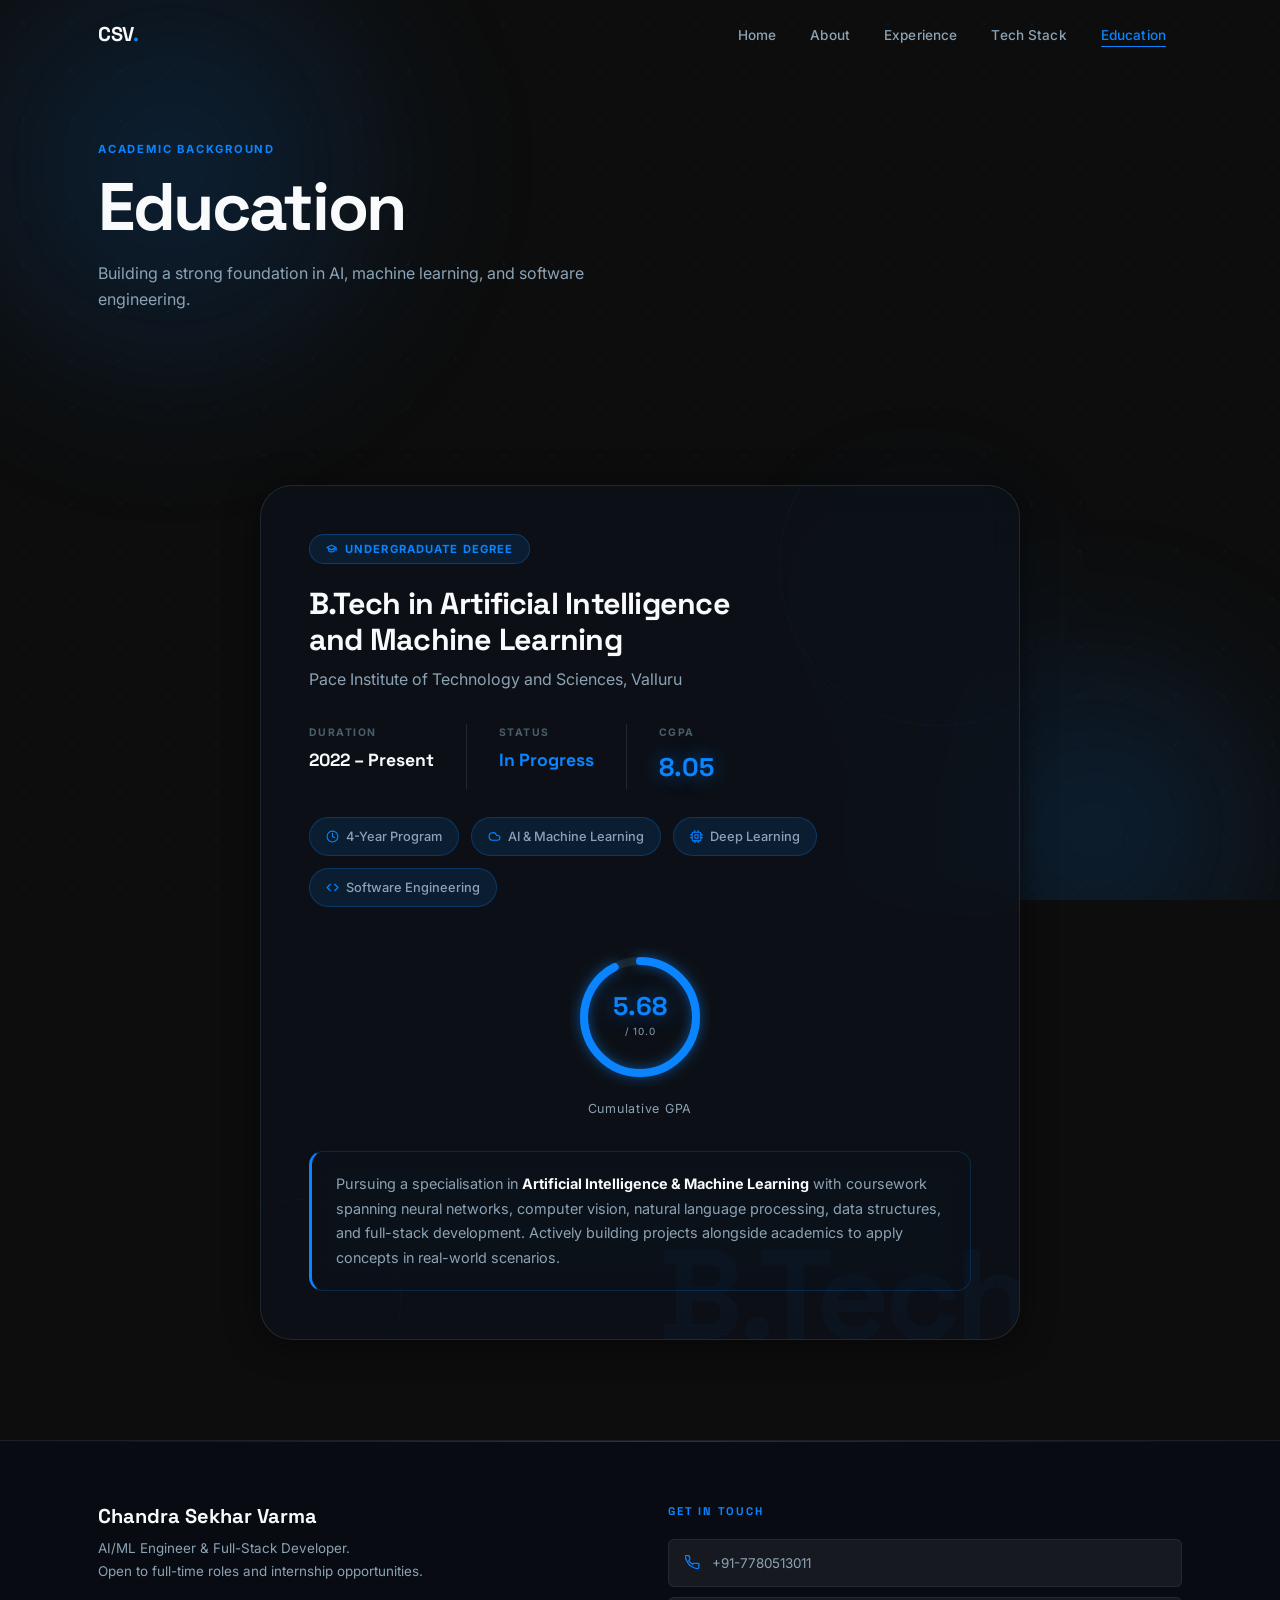
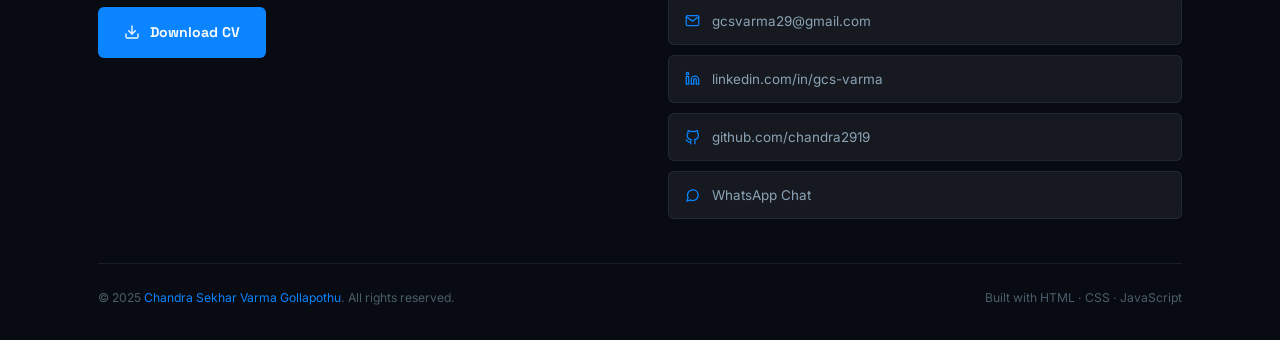
<file: .claude/worktrees/silly-ellis-94fe47/education.html>
<!DOCTYPE html>
<html lang="en">
<head>
  <meta charset="UTF-8" />
  <meta name="viewport" content="width=device-width, initial-scale=1.0" />
  <meta name="description" content="Chandra Sekhar Varma — Education: B.Tech AI/ML at Pace Institute of Technology and Sciences." />
  <title>Chandra Sekhar Varma — Education</title>
  <link rel="preconnect" href="https://fonts.googleapis.com" />
  <link rel="preconnect" href="https://fonts.gstatic.com" crossorigin />
  <link rel="icon" type="image/svg+xml" href="assets/favicon.svg" />
  <link rel="stylesheet" href="assets/css/style.css" />

  <style>
    /* ── Education-page-specific styles ── */

    /* CGPA ring */
    .cgpa-ring-wrap {
      display: flex;
      flex-direction: column;
      align-items: center;
      gap: 12px;
      margin-top: 40px;
    }
    .cgpa-ring {
      position: relative;
      width: 140px;
      height: 140px;
    }
    .cgpa-ring svg {
      transform: rotate(-90deg);
      width: 140px;
      height: 140px;
    }
    .cgpa-ring circle {
      fill: none;
      stroke-width: 8;
      stroke-linecap: round;
    }
    .cgpa-ring .track  { stroke: rgba(54,69,79,.4); }
    .cgpa-ring .fill   {
      stroke: #0A84FF;
      stroke-dasharray: 352;           /* 2π × r(56) ≈ 352 */
      stroke-dashoffset: 352;
      transition: stroke-dashoffset 1.6s ease;
      filter: drop-shadow(0 0 6px rgba(10,132,255,.6));
    }
    .cgpa-ring .fill.animated {
      stroke-dashoffset: 27;           /* 352 × (1 − 8.05/10) ≈ 27 */
    }
    .cgpa-center {
      position: absolute;
      inset: 0;
      display: flex;
      flex-direction: column;
      align-items: center;
      justify-content: center;
    }
    .cgpa-val {
      font-family: var(--ff-primary);
      font-size: 1.6rem;
      font-weight: 700;
      color: var(--blue);
      line-height: 1;
      text-shadow: 0 0 20px rgba(10,132,255,.5);
    }
    .cgpa-label {
      font-size: .62rem;
      color: var(--white-muted);
      letter-spacing: .08em;
      text-transform: uppercase;
      margin-top: 3px;
    }
    .cgpa-ring-label {
      font-size: .78rem;
      color: var(--white-muted);
      letter-spacing: .06em;
    }

    /* Info pills row */
    .edu-pills {
      display: flex;
      gap: 12px;
      flex-wrap: wrap;
      margin-top: 28px;
    }
    .edu-pill {
      display: inline-flex;
      align-items: center;
      gap: 7px;
      padding: 8px 16px;
      background: var(--blue-dim);
      border: 1px solid rgba(10,132,255,.25);
      border-radius: 100px;
      font-size: .8rem;
      font-weight: 500;
      color: var(--white-muted);
    }
    .edu-pill svg {
      width: 13px; height: 13px;
      stroke: var(--blue); fill: none;
      flex-shrink: 0;
    }

    /* Decorative circuit nodes behind the card */
    .edu-bg-deco {
      position: absolute;
      inset: 0;
      pointer-events: none;
      overflow: hidden;
      border-radius: var(--r-xl);
    }
    .edu-bg-deco::before {
      content: '';
      position: absolute;
      width: 320px; height: 320px;
      border-radius: 50%;
      border: 1px dashed rgba(10,132,255,.1);
      top: -80px; right: -80px;
      animation: spinSlow 40s linear infinite;
    }
    .edu-bg-deco::after {
      content: '';
      position: absolute;
      width: 200px; height: 200px;
      border-radius: 50%;
      border: 1px dashed rgba(10,132,255,.07);
      bottom: -60px; left: -60px;
      animation: spinSlow 28s linear infinite reverse;
    }
    @keyframes spinSlow {
      from { transform: rotate(0deg); }
      to   { transform: rotate(360deg); }
    }

    /* Highlight callout box */
    .highlight-box {
      background: var(--black-card);
      backdrop-filter: blur(14px);
      border: 1px solid rgba(10,132,255,.22);
      border-left: 3px solid var(--blue);
      border-radius: var(--r-md);
      padding: 20px 24px;
      margin-top: 32px;
      font-size: .9rem;
      color: var(--white-muted);
      line-height: 1.7;
    }
    .highlight-box strong { color: var(--white); }
  </style>
</head>
<body>

  <!-- ── Ambient background ── -->
  <div class="orbs" aria-hidden="true">
    <div class="orb orb-1"></div>
    <div class="orb orb-2"></div>
    <div class="orb orb-3"></div>
  </div>
  <div class="dot-grid" aria-hidden="true"></div>
  <div class="scanline" aria-hidden="true"></div>

  <!-- ════════════════════════════════════════════
       NAVIGATION
       ════════════════════════════════════════════ -->
  <nav class="navbar" role="navigation" aria-label="Main navigation">
    <div class="container">
      <a href="index.html" class="nav-logo">CSV<span class="dot">.</span></a>
      <ul class="nav-links" role="list">
        <li><a href="index.html">Home</a></li>
        <li><a href="about.html">About</a></li>
        <li><a href="experience.html">Experience</a></li>
        <li><a href="tech-stack.html">Tech Stack</a></li>
        <li><a href="education.html">Education</a></li>
      </ul>
      <button class="hamburger" aria-label="Toggle menu" aria-expanded="false">
        <span></span><span></span><span></span>
      </button>
    </div>
  </nav>
  <div class="nav-mobile" role="navigation" aria-label="Mobile navigation">
    <ul role="list">
      <li><a href="index.html">Home</a></li>
      <li><a href="about.html">About</a></li>
      <li><a href="experience.html">Experience</a></li>
      <li><a href="tech-stack.html">Tech Stack</a></li>
      <li><a href="education.html">Education</a></li>
    </ul>
  </div>

  <!-- ════════════════════════════════════════════
       PAGE HERO
       ════════════════════════════════════════════ -->
  <main>
    <section class="page-hero">
      <div class="container">
        <span class="page-hero-label">Academic Background</span>
        <h1>Education</h1>
        <p>Building a strong foundation in AI, machine learning, and software engineering.</p>
      </div>
    </section>

    <!-- ════════════════════════════════════════════
         EDUCATION CARD
         ════════════════════════════════════════════ -->
    <section class="section">
      <div class="container">
        <div class="edu-wrap">

          <div class="edu-card card fade-up" style="position:relative;">

            <!-- Decorative animated rings -->
            <div class="edu-bg-deco" aria-hidden="true"></div>

            <!-- Badge -->
            <div class="edu-badge">
              <svg width="11" height="11" viewBox="0 0 24 24" fill="none"
                   stroke="currentColor" stroke-width="2.5"
                   stroke-linecap="round" stroke-linejoin="round" aria-hidden="true">
                <path d="M22 10v6M2 10l10-5 10 5-10 5z"/>
                <path d="M6 12v5c3 3 9 3 12 0v-5"/>
              </svg>
              Undergraduate Degree
            </div>

            <!-- Degree name -->
            <h2 class="edu-degree">
              B.Tech in Artificial Intelligence<br />and Machine Learning
            </h2>

            <!-- Institution -->
            <p class="edu-inst">
              Pace Institute of Technology and Sciences, Valluru
            </p>

            <!-- Meta row -->
            <div class="edu-meta">
              <div class="edu-meta-item">
                <span class="edu-meta-label">Duration</span>
                <span class="edu-meta-value">2022 – Present</span>
              </div>
              <div class="edu-divider" aria-hidden="true"></div>
              <div class="edu-meta-item">
                <span class="edu-meta-label">Status</span>
                <span class="edu-meta-value" style="color:var(--blue);">In Progress</span>
              </div>
              <div class="edu-divider" aria-hidden="true"></div>
              <div class="edu-meta-item">
                <span class="edu-meta-label">CGPA</span>
                <span class="edu-meta-value cgpa" data-count="8.05">0.00</span>
              </div>
            </div>

            <!-- Info pills -->
            <div class="edu-pills">
              <span class="edu-pill">
                <svg viewBox="0 0 24 24" stroke-width="2" stroke-linecap="round" stroke-linejoin="round">
                  <circle cx="12" cy="12" r="10"/>
                  <polyline points="12 6 12 12 16 14"/>
                </svg>
                4-Year Program
              </span>
              <span class="edu-pill">
                <svg viewBox="0 0 24 24" stroke-width="2" stroke-linecap="round" stroke-linejoin="round">
                  <path d="M17.5 19H9a7 7 0 1 1 6.71-9h1.79a4.5 4.5 0 1 1 0 9z"/>
                </svg>
                AI &amp; Machine Learning
              </span>
              <span class="edu-pill">
                <svg viewBox="0 0 24 24" stroke-width="2" stroke-linecap="round" stroke-linejoin="round">
                  <rect x="4" y="4" width="16" height="16" rx="2"/>
                  <rect x="9" y="9" width="6" height="6"/>
                  <line x1="9" y1="1" x2="9" y2="4"/><line x1="15" y1="1" x2="15" y2="4"/>
                  <line x1="9" y1="20" x2="9" y2="23"/><line x1="15" y1="20" x2="15" y2="23"/>
                  <line x1="20" y1="9" x2="23" y2="9"/><line x1="20" y1="14" x2="23" y2="14"/>
                  <line x1="1" y1="9" x2="4" y2="9"/><line x1="1" y1="14" x2="4" y2="14"/>
                </svg>
                Deep Learning
              </span>
              <span class="edu-pill">
                <svg viewBox="0 0 24 24" stroke-width="2" stroke-linecap="round" stroke-linejoin="round">
                  <polyline points="16 18 22 12 16 6"/>
                  <polyline points="8 6 2 12 8 18"/>
                </svg>
                Software Engineering
              </span>
            </div>

            <!-- CGPA ring -->
            <div class="cgpa-ring-wrap" aria-label="CGPA visualization">
              <div class="cgpa-ring" role="img" aria-label="CGPA 8.05 out of 10">
                <svg viewBox="0 0 140 140">
                  <circle class="track" cx="70" cy="70" r="56"/>
                  <circle class="fill" cx="70" cy="70" r="56"/>
                </svg>
                <div class="cgpa-center">
                  <span class="cgpa-val" data-count="8.05">8.05</span>
                  <span class="cgpa-label">/ 10.0</span>
                </div>
              </div>
              <span class="cgpa-ring-label">Cumulative GPA</span>
            </div>

            <!-- Highlight callout -->
            <div class="highlight-box">
              Pursuing a specialisation in <strong>Artificial Intelligence &amp; Machine Learning</strong>
              with coursework spanning neural networks, computer vision, natural language processing,
              data structures, and full-stack development. Actively building projects alongside academics
              to apply concepts in real-world scenarios.
            </div>

          </div><!-- /edu-card -->

        </div><!-- /edu-wrap -->
      </div>
    </section>
  </main>

  <!-- ════════════════════════════════════════════
       FOOTER
       ════════════════════════════════════════════ -->
  <footer class="footer" role="contentinfo">
    <div class="container">
      <div class="footer-inner">
        <div class="footer-brand">
          <h3>Chandra Sekhar Varma</h3>
          <p>AI/ML Engineer &amp; Full-Stack Developer.<br />Open to full-time roles and internship opportunities.</p>
          <a href="assets/resume/chandra_sekhar_varma_CV.pdf" download="chandra_sekhar_varma_CV.pdf" class="dl-btn">
            <svg viewBox="0 0 24 24" stroke-width="2" stroke-linecap="round" stroke-linejoin="round" aria-hidden="true"><path d="M21 15v4a2 2 0 01-2 2H5a2 2 0 01-2-2v-4"/><polyline points="7 10 12 15 17 10"/><line x1="12" y1="15" x2="12" y2="3"/></svg>
            Download CV
          </a>
        </div>
        <div class="footer-contact">
          <h4>Get in Touch</h4>
          <nav class="contact-links" aria-label="Contact links">
            <a href="tel:+917780513011" class="c-link"><svg viewBox="0 0 24 24" stroke-width="2" stroke-linecap="round" stroke-linejoin="round" aria-hidden="true"><path d="M22 16.92v3a2 2 0 01-2.18 2 19.79 19.79 0 01-8.63-3.07A19.5 19.5 0 013.07 9.81a19.79 19.79 0 01-3.07-8.72A2 2 0 012 .82h3a2 2 0 012 1.72 12.84 12.84 0 00.7 2.81 2 2 0 01-.45 2.11L6.09 8.91a16 16 0 006 6l1.27-1.27a2 2 0 012.11-.45 12.84 12.84 0 002.81.7A2 2 0 0122 16.92z"/></svg>+91-7780513011</a>
            <a href="mailto:gcsvarma29@gmail.com" class="c-link"><svg viewBox="0 0 24 24" stroke-width="2" stroke-linecap="round" stroke-linejoin="round" aria-hidden="true"><path d="M4 4h16c1.1 0 2 .9 2 2v12c0 1.1-.9 2-2 2H4c-1.1 0-2-.9-2-2V6c0-1.1.9-2 2-2z"/><polyline points="22,6 12,13 2,6"/></svg>gcsvarma29@gmail.com</a>
            <a href="https://linkedin.com/in/gcs-varma" target="_blank" rel="noopener noreferrer" class="c-link"><svg viewBox="0 0 24 24" stroke-width="2" stroke-linecap="round" stroke-linejoin="round" aria-hidden="true"><path d="M16 8a6 6 0 016 6v7h-4v-7a2 2 0 00-2-2 2 2 0 00-2 2v7h-4v-7a6 6 0 016-6z"/><rect x="2" y="9" width="4" height="12"/><circle cx="4" cy="4" r="2"/></svg>linkedin.com/in/gcs-varma</a>
            <a href="https://github.com/chandra2919" target="_blank" rel="noopener noreferrer" class="c-link"><svg viewBox="0 0 24 24" stroke-width="2" stroke-linecap="round" stroke-linejoin="round" aria-hidden="true"><path d="M9 19c-5 1.5-5-2.5-7-3m14 6v-3.87a3.37 3.37 0 00-.94-2.61c3.14-.35 6.44-1.54 6.44-7A5.44 5.44 0 0020 4.77 5.07 5.07 0 0019.91 1S18.73.65 16 2.48a13.38 13.38 0 00-7 0C6.27.65 5.09 1 5.09 1A5.07 5.07 0 005 4.77a5.44 5.44 0 00-1.5 3.78c0 5.42 3.3 6.61 6.44 7A3.37 3.37 0 009 18.13V22"/></svg>github.com/chandra2919</a>
            <a href="https://wa.me/917780513011?text=Hi%2C%20I%20came%20across%20your%20profile%20and%20found%20your%20background%20interesting.%20We%20have%20an%20opportunity%20that%20aligns%20with%20your%20experience.%20Would%20you%20be%20open%20to%20discussing%20this%20further%3F" target="_blank" rel="noopener noreferrer" class="c-link wa"><svg viewBox="0 0 24 24" stroke-width="2" stroke-linecap="round" stroke-linejoin="round" aria-hidden="true"><path d="M21 11.5a8.38 8.38 0 01-.9 3.8 8.5 8.5 0 01-7.6 4.7 8.38 8.38 0 01-3.8-.9L3 21l1.9-5.7a8.38 8.38 0 01-.9-3.8 8.5 8.5 0 014.7-7.6 8.38 8.38 0 013.8-.9h.5a8.48 8.48 0 018 8v.5z"/></svg>WhatsApp Chat</a>
          </nav>
        </div>
      </div>
      <div class="footer-bottom">
        <p>&copy; 2025 <span>Chandra Sekhar Varma Gollapothu</span>. All rights reserved.</p>
        <p>Built with HTML · CSS · JavaScript</p>
      </div>
    </div>
  </footer>

  <script src="assets/js/main.js"></script>
  <script>
    /* Animate the CGPA SVG ring on scroll */
    (function () {
      const fill = document.querySelector('.cgpa-ring .fill');
      if (!fill) return;
      const io = new IntersectionObserver(entries => {
        if (entries[0].isIntersecting) {
          fill.classList.add('animated');
          io.disconnect();
        }
      }, { threshold: 0.5 });
      io.observe(fill);
    })();
  </script>
</body>
</html>
</file>
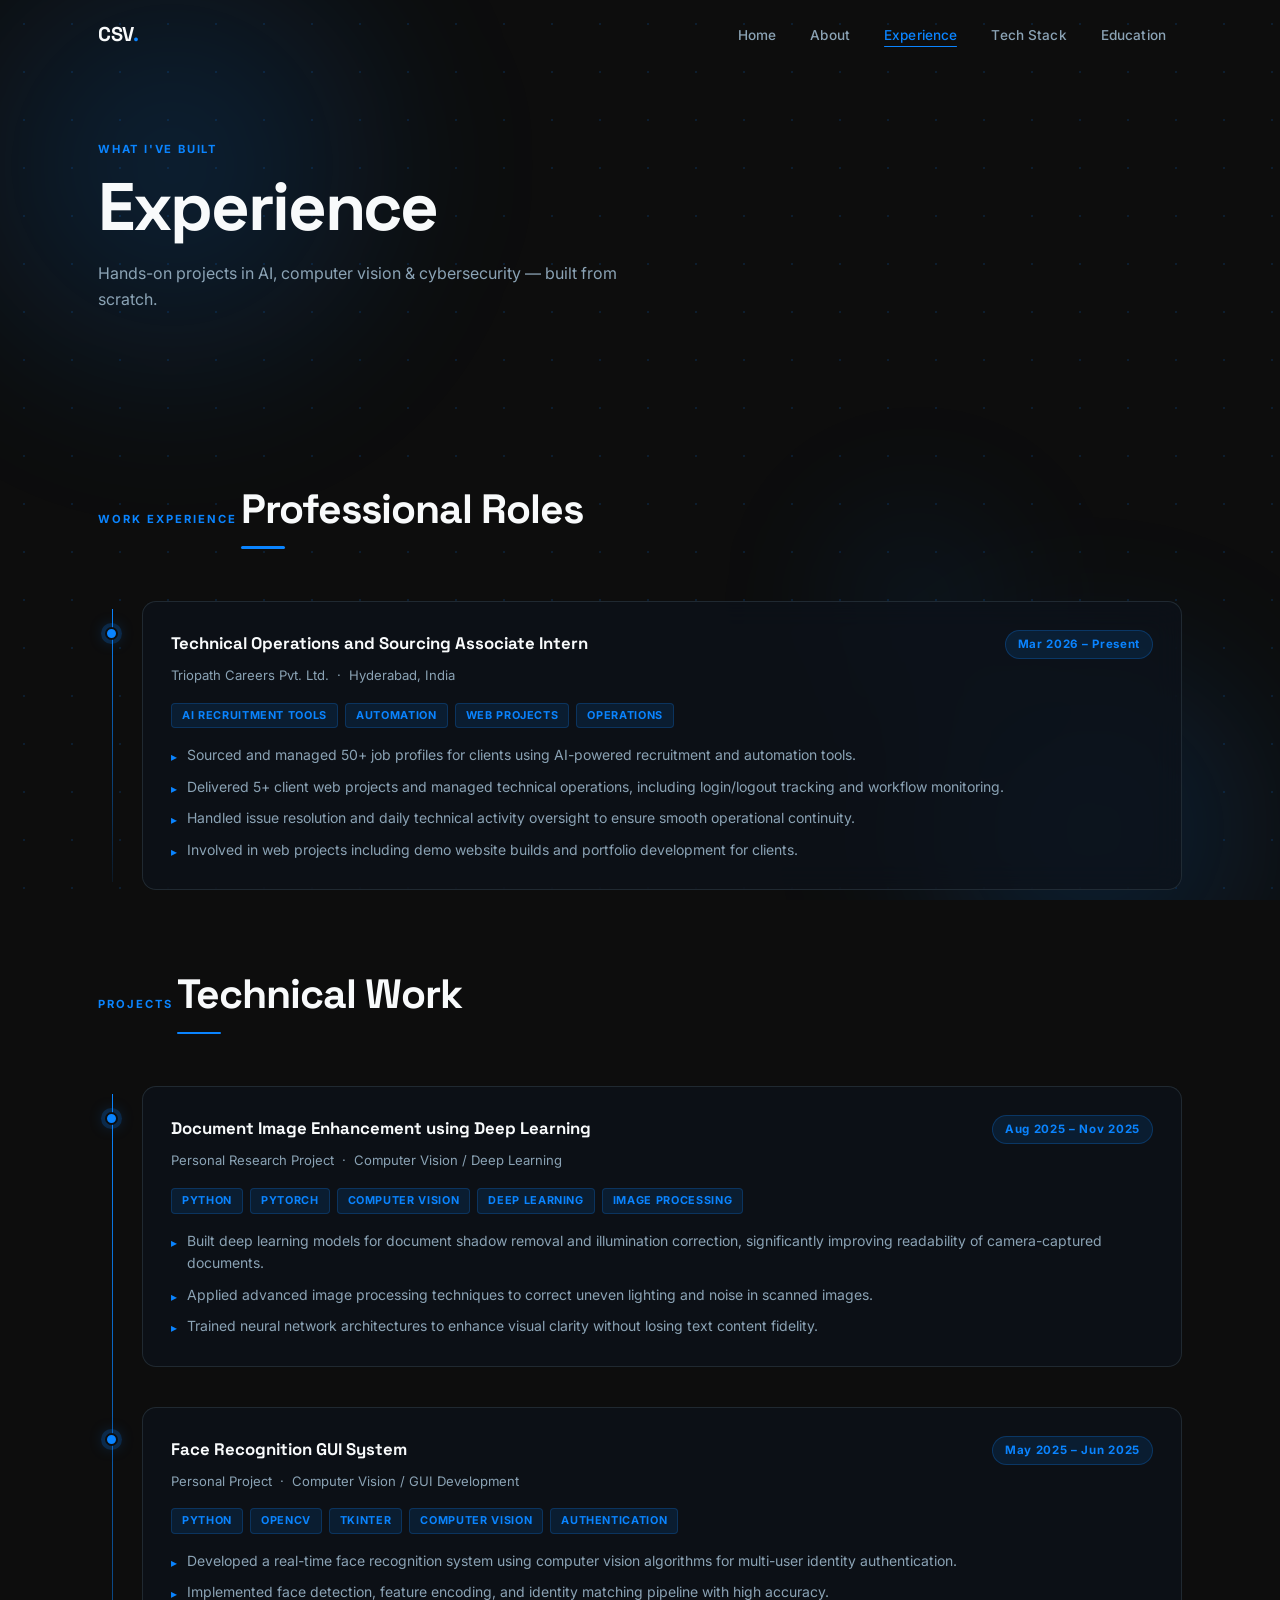
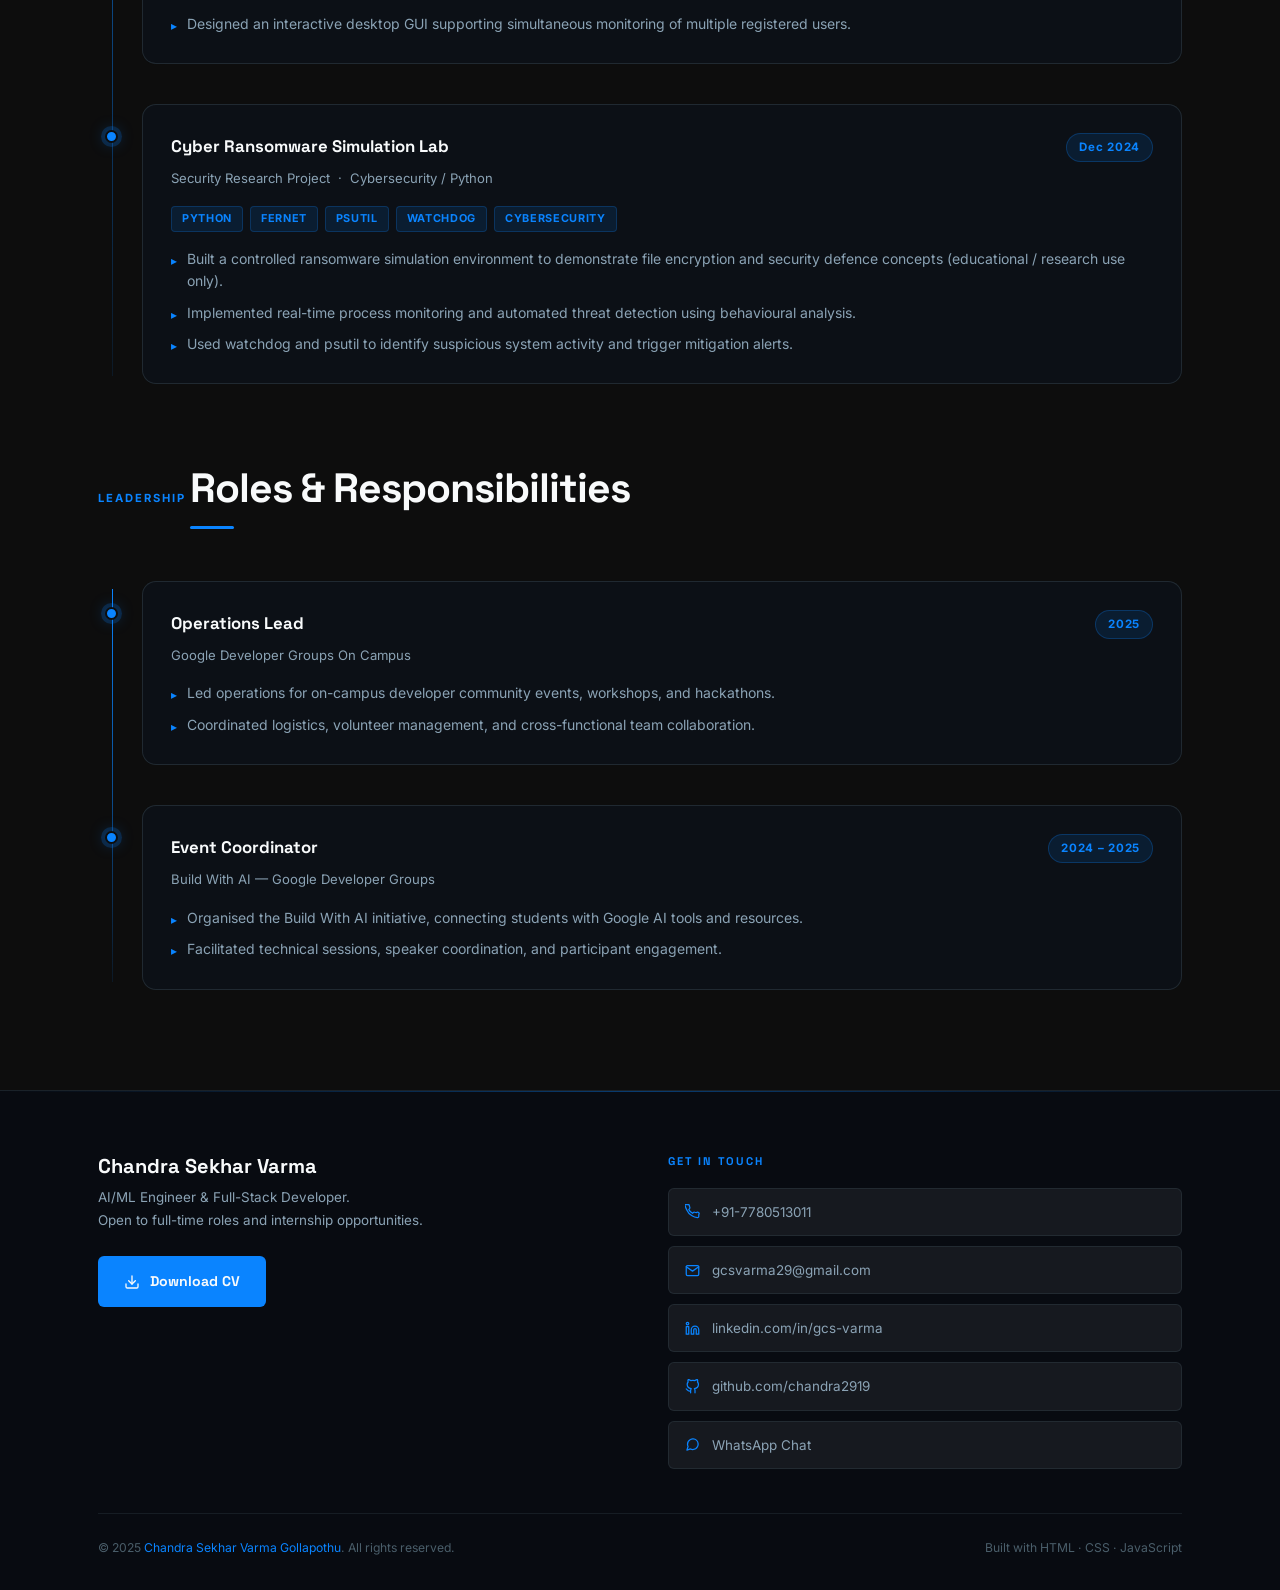
<file: .claude/worktrees/silly-ellis-94fe47/experience.html>
<!DOCTYPE html>
<html lang="en">
<head>
  <meta charset="UTF-8" />
  <meta name="viewport" content="width=device-width, initial-scale=1.0" />
  <meta name="description" content="Chandra Sekhar Varma — Projects and hands-on experience in AI, ML, and cybersecurity." />
  <title>Chandra Sekhar Varma — Experience</title>
  <link rel="preconnect" href="https://fonts.googleapis.com" />
  <link rel="preconnect" href="https://fonts.gstatic.com" crossorigin />
  <link rel="icon" type="image/svg+xml" href="assets/favicon.svg" />
  <link rel="stylesheet" href="assets/css/style.css" />
</head>
<body>

  <!-- ── Ambient background ── -->
  <div class="orbs" aria-hidden="true">
    <div class="orb orb-1"></div>
    <div class="orb orb-2"></div>
    <div class="orb orb-3"></div>
  </div>
  <div class="dot-grid" aria-hidden="true"></div>
  <div class="scanline" aria-hidden="true"></div>

  <!-- ════════════════════════════════════════════
       NAVIGATION
       ════════════════════════════════════════════ -->
  <nav class="navbar" role="navigation" aria-label="Main navigation">
    <div class="container">
      <a href="index.html" class="nav-logo">CSV<span class="dot">.</span></a>
      <ul class="nav-links" role="list">
        <li><a href="index.html">Home</a></li>
        <li><a href="about.html">About</a></li>
        <li><a href="experience.html">Experience</a></li>
        <li><a href="tech-stack.html">Tech Stack</a></li>
        <li><a href="education.html">Education</a></li>
      </ul>
      <button class="hamburger" aria-label="Toggle menu" aria-expanded="false">
        <span></span><span></span><span></span>
      </button>
    </div>
  </nav>
  <div class="nav-mobile" role="navigation" aria-label="Mobile navigation">
    <ul role="list">
      <li><a href="index.html">Home</a></li>
      <li><a href="about.html">About</a></li>
      <li><a href="experience.html">Experience</a></li>
      <li><a href="tech-stack.html">Tech Stack</a></li>
      <li><a href="education.html">Education</a></li>
    </ul>
  </div>

  <!-- ════════════════════════════════════════════
       PAGE HERO
       ════════════════════════════════════════════ -->
  <main>
    <section class="page-hero">
      <div class="container">
        <span class="page-hero-label">What I've Built</span>
        <h1>Experience</h1>
        <p>Hands-on projects in AI, computer vision &amp; cybersecurity — built from scratch.</p>
      </div>
    </section>

    <!-- ════════════════════════════════════════════
         PROJECTS TIMELINE
         ════════════════════════════════════════════ -->
    <section class="section">
      <div class="container">

        <!-- ════════════════════════════════════════
             WORK EXPERIENCE
             ════════════════════════════════════════ -->
        <div class="fade-up">
          <span class="sec-label">Work Experience</span>
          <h2 class="sec-title">Professional Roles</h2>
        </div>

        <div class="timeline" role="list" style="margin-bottom:80px;">

          <div class="timeline-item fade-up" role="listitem">
            <div class="tl-dot" aria-hidden="true"></div>
            <div class="tl-card">
              <div class="tl-head">
                <span class="tl-role">Technical Operations and Sourcing Associate Intern</span>
                <span class="tl-date">Mar 2026 – Present</span>
              </div>
              <p class="tl-org">Triopath Careers Pvt. Ltd. &nbsp;·&nbsp; Hyderabad, India</p>
              <div class="tl-tags">
                <span class="tag">AI Recruitment Tools</span>
                <span class="tag">Automation</span>
                <span class="tag">Web Projects</span>
                <span class="tag">Operations</span>
              </div>
              <ul class="tl-bullets">
                <li>Sourced and managed 50+ job profiles for clients using AI-powered recruitment and automation tools.</li>
                <li>Delivered 5+ client web projects and managed technical operations, including login/logout tracking and workflow monitoring.</li>
                <li>Handled issue resolution and daily technical activity oversight to ensure smooth operational continuity.</li>
                <li>Involved in web projects including demo website builds and portfolio development for clients.</li>
              </ul>
            </div>
          </div>

        </div>

        <div class="fade-up">
          <span class="sec-label">Projects</span>
          <h2 class="sec-title">Technical Work</h2>
        </div>

        <div class="timeline" role="list">

          <!-- ── Project 1 ─────────────────────────────── -->
          <div class="timeline-item fade-up" role="listitem">
            <div class="tl-dot" aria-hidden="true"></div>
            <div class="tl-card">
              <div class="tl-head">
                <span class="tl-role">Document Image Enhancement using Deep Learning</span>
                <span class="tl-date">Aug 2025 – Nov 2025</span>
              </div>
              <p class="tl-org">Personal Research Project &nbsp;·&nbsp; Computer Vision / Deep Learning</p>
              <div class="tl-tags">
                <span class="tag">Python</span>
                <span class="tag">PyTorch</span>
                <span class="tag">Computer Vision</span>
                <span class="tag">Deep Learning</span>
                <span class="tag">Image Processing</span>
              </div>
              <ul class="tl-bullets">
                <li>Built deep learning models for document shadow removal and illumination correction, significantly improving readability of camera-captured documents.</li>
                <li>Applied advanced image processing techniques to correct uneven lighting and noise in scanned images.</li>
                <li>Trained neural network architectures to enhance visual clarity without losing text content fidelity.</li>
              </ul>
            </div>
          </div>

          <!-- ── Project 2 ─────────────────────────────── -->
          <div class="timeline-item fade-up d1" role="listitem">
            <div class="tl-dot" aria-hidden="true"></div>
            <div class="tl-card">
              <div class="tl-head">
                <span class="tl-role">Face Recognition GUI System</span>
                <span class="tl-date">May 2025 – Jun 2025</span>
              </div>
              <p class="tl-org">Personal Project &nbsp;·&nbsp; Computer Vision / GUI Development</p>
              <div class="tl-tags">
                <span class="tag">Python</span>
                <span class="tag">OpenCV</span>
                <span class="tag">Tkinter</span>
                <span class="tag">Computer Vision</span>
                <span class="tag">Authentication</span>
              </div>
              <ul class="tl-bullets">
                <li>Developed a real-time face recognition system using computer vision algorithms for multi-user identity authentication.</li>
                <li>Implemented face detection, feature encoding, and identity matching pipeline with high accuracy.</li>
                <li>Designed an interactive desktop GUI supporting simultaneous monitoring of multiple registered users.</li>
              </ul>
            </div>
          </div>

          <!-- ── Project 3 ─────────────────────────────── -->
          <div class="timeline-item fade-up d2" role="listitem">
            <div class="tl-dot" aria-hidden="true"></div>
            <div class="tl-card">
              <div class="tl-head">
                <span class="tl-role">Cyber Ransomware Simulation Lab</span>
                <span class="tl-date">Dec 2024</span>
              </div>
              <p class="tl-org">Security Research Project &nbsp;·&nbsp; Cybersecurity / Python</p>
              <div class="tl-tags">
                <span class="tag">Python</span>
                <span class="tag">Fernet</span>
                <span class="tag">psutil</span>
                <span class="tag">watchdog</span>
                <span class="tag">Cybersecurity</span>
              </div>
              <ul class="tl-bullets">
                <li>Built a controlled ransomware simulation environment to demonstrate file encryption and security defence concepts (educational / research use only).</li>
                <li>Implemented real-time process monitoring and automated threat detection using behavioural analysis.</li>
                <li>Used watchdog and psutil to identify suspicious system activity and trigger mitigation alerts.</li>
              </ul>
            </div>
          </div>

        </div><!-- /timeline -->

        <!-- ════════════════════════════════════════
             LEADERSHIP AS EXPERIENCE
             ════════════════════════════════════════ -->
        <div style="margin-top:80px;">
          <div class="fade-up">
            <span class="sec-label">Leadership</span>
            <h2 class="sec-title">Roles &amp; Responsibilities</h2>
          </div>

          <div class="timeline" role="list">

            <div class="timeline-item fade-up" role="listitem">
              <div class="tl-dot" aria-hidden="true"></div>
              <div class="tl-card">
                <div class="tl-head">
                  <span class="tl-role">Operations Lead</span>
                  <span class="tl-date">2025</span>
                </div>
                <p class="tl-org">Google Developer Groups On Campus</p>
                <ul class="tl-bullets">
                  <li>Led operations for on-campus developer community events, workshops, and hackathons.</li>
                  <li>Coordinated logistics, volunteer management, and cross-functional team collaboration.</li>
                </ul>
              </div>
            </div>

            <div class="timeline-item fade-up d1" role="listitem">
              <div class="tl-dot" aria-hidden="true"></div>
              <div class="tl-card">
                <div class="tl-head">
                  <span class="tl-role">Event Coordinator</span>
                  <span class="tl-date">2024 – 2025</span>
                </div>
                <p class="tl-org">Build With AI — Google Developer Groups</p>
                <ul class="tl-bullets">
                  <li>Organised the Build With AI initiative, connecting students with Google AI tools and resources.</li>
                  <li>Facilitated technical sessions, speaker coordination, and participant engagement.</li>
                </ul>
              </div>
            </div>

          </div>
        </div>

      </div>
    </section>
  </main>

  <!-- ════════════════════════════════════════════
       FOOTER
       ════════════════════════════════════════════ -->
  <footer class="footer" role="contentinfo">
    <div class="container">
      <div class="footer-inner">
        <div class="footer-brand">
          <h3>Chandra Sekhar Varma</h3>
          <p>AI/ML Engineer &amp; Full-Stack Developer.<br />Open to full-time roles and internship opportunities.</p>
          <a href="assets/resume/chandra_sekhar_varma_CV.pdf" download="chandra_sekhar_varma_CV.pdf" class="dl-btn">
            <svg viewBox="0 0 24 24" stroke-width="2" stroke-linecap="round" stroke-linejoin="round" aria-hidden="true"><path d="M21 15v4a2 2 0 01-2 2H5a2 2 0 01-2-2v-4"/><polyline points="7 10 12 15 17 10"/><line x1="12" y1="15" x2="12" y2="3"/></svg>
            Download CV
          </a>
        </div>
        <div class="footer-contact">
          <h4>Get in Touch</h4>
          <nav class="contact-links" aria-label="Contact links">
            <a href="tel:+917780513011" class="c-link"><svg viewBox="0 0 24 24" stroke-width="2" stroke-linecap="round" stroke-linejoin="round" aria-hidden="true"><path d="M22 16.92v3a2 2 0 01-2.18 2 19.79 19.79 0 01-8.63-3.07A19.5 19.5 0 013.07 9.81a19.79 19.79 0 01-3.07-8.72A2 2 0 012 .82h3a2 2 0 012 1.72 12.84 12.84 0 00.7 2.81 2 2 0 01-.45 2.11L6.09 8.91a16 16 0 006 6l1.27-1.27a2 2 0 012.11-.45 12.84 12.84 0 002.81.7A2 2 0 0122 16.92z"/></svg>+91-7780513011</a>
            <a href="mailto:gcsvarma29@gmail.com" class="c-link"><svg viewBox="0 0 24 24" stroke-width="2" stroke-linecap="round" stroke-linejoin="round" aria-hidden="true"><path d="M4 4h16c1.1 0 2 .9 2 2v12c0 1.1-.9 2-2 2H4c-1.1 0-2-.9-2-2V6c0-1.1.9-2 2-2z"/><polyline points="22,6 12,13 2,6"/></svg>gcsvarma29@gmail.com</a>
            <a href="https://linkedin.com/in/gcs-varma" target="_blank" rel="noopener noreferrer" class="c-link"><svg viewBox="0 0 24 24" stroke-width="2" stroke-linecap="round" stroke-linejoin="round" aria-hidden="true"><path d="M16 8a6 6 0 016 6v7h-4v-7a2 2 0 00-2-2 2 2 0 00-2 2v7h-4v-7a6 6 0 016-6z"/><rect x="2" y="9" width="4" height="12"/><circle cx="4" cy="4" r="2"/></svg>linkedin.com/in/gcs-varma</a>
            <a href="https://github.com/chandra2919" target="_blank" rel="noopener noreferrer" class="c-link"><svg viewBox="0 0 24 24" stroke-width="2" stroke-linecap="round" stroke-linejoin="round" aria-hidden="true"><path d="M9 19c-5 1.5-5-2.5-7-3m14 6v-3.87a3.37 3.37 0 00-.94-2.61c3.14-.35 6.44-1.54 6.44-7A5.44 5.44 0 0020 4.77 5.07 5.07 0 0019.91 1S18.73.65 16 2.48a13.38 13.38 0 00-7 0C6.27.65 5.09 1 5.09 1A5.07 5.07 0 005 4.77a5.44 5.44 0 00-1.5 3.78c0 5.42 3.3 6.61 6.44 7A3.37 3.37 0 009 18.13V22"/></svg>github.com/chandra2919</a>
            <a href="https://wa.me/917780513011?text=Hi%2C%20I%20came%20across%20your%20profile%20and%20found%20your%20background%20interesting.%20We%20have%20an%20opportunity%20that%20aligns%20with%20your%20experience.%20Would%20you%20be%20open%20to%20discussing%20this%20further%3F" target="_blank" rel="noopener noreferrer" class="c-link wa"><svg viewBox="0 0 24 24" stroke-width="2" stroke-linecap="round" stroke-linejoin="round" aria-hidden="true"><path d="M21 11.5a8.38 8.38 0 01-.9 3.8 8.5 8.5 0 01-7.6 4.7 8.38 8.38 0 01-3.8-.9L3 21l1.9-5.7a8.38 8.38 0 01-.9-3.8 8.5 8.5 0 014.7-7.6 8.38 8.38 0 013.8-.9h.5a8.48 8.48 0 018 8v.5z"/></svg>WhatsApp Chat</a>
          </nav>
        </div>
      </div>
      <div class="footer-bottom">
        <p>&copy; 2025 <span>Chandra Sekhar Varma Gollapothu</span>. All rights reserved.</p>
        <p>Built with HTML · CSS · JavaScript</p>
      </div>
    </div>
  </footer>

  <script src="assets/js/main.js"></script>
</body>
</html>
</file>
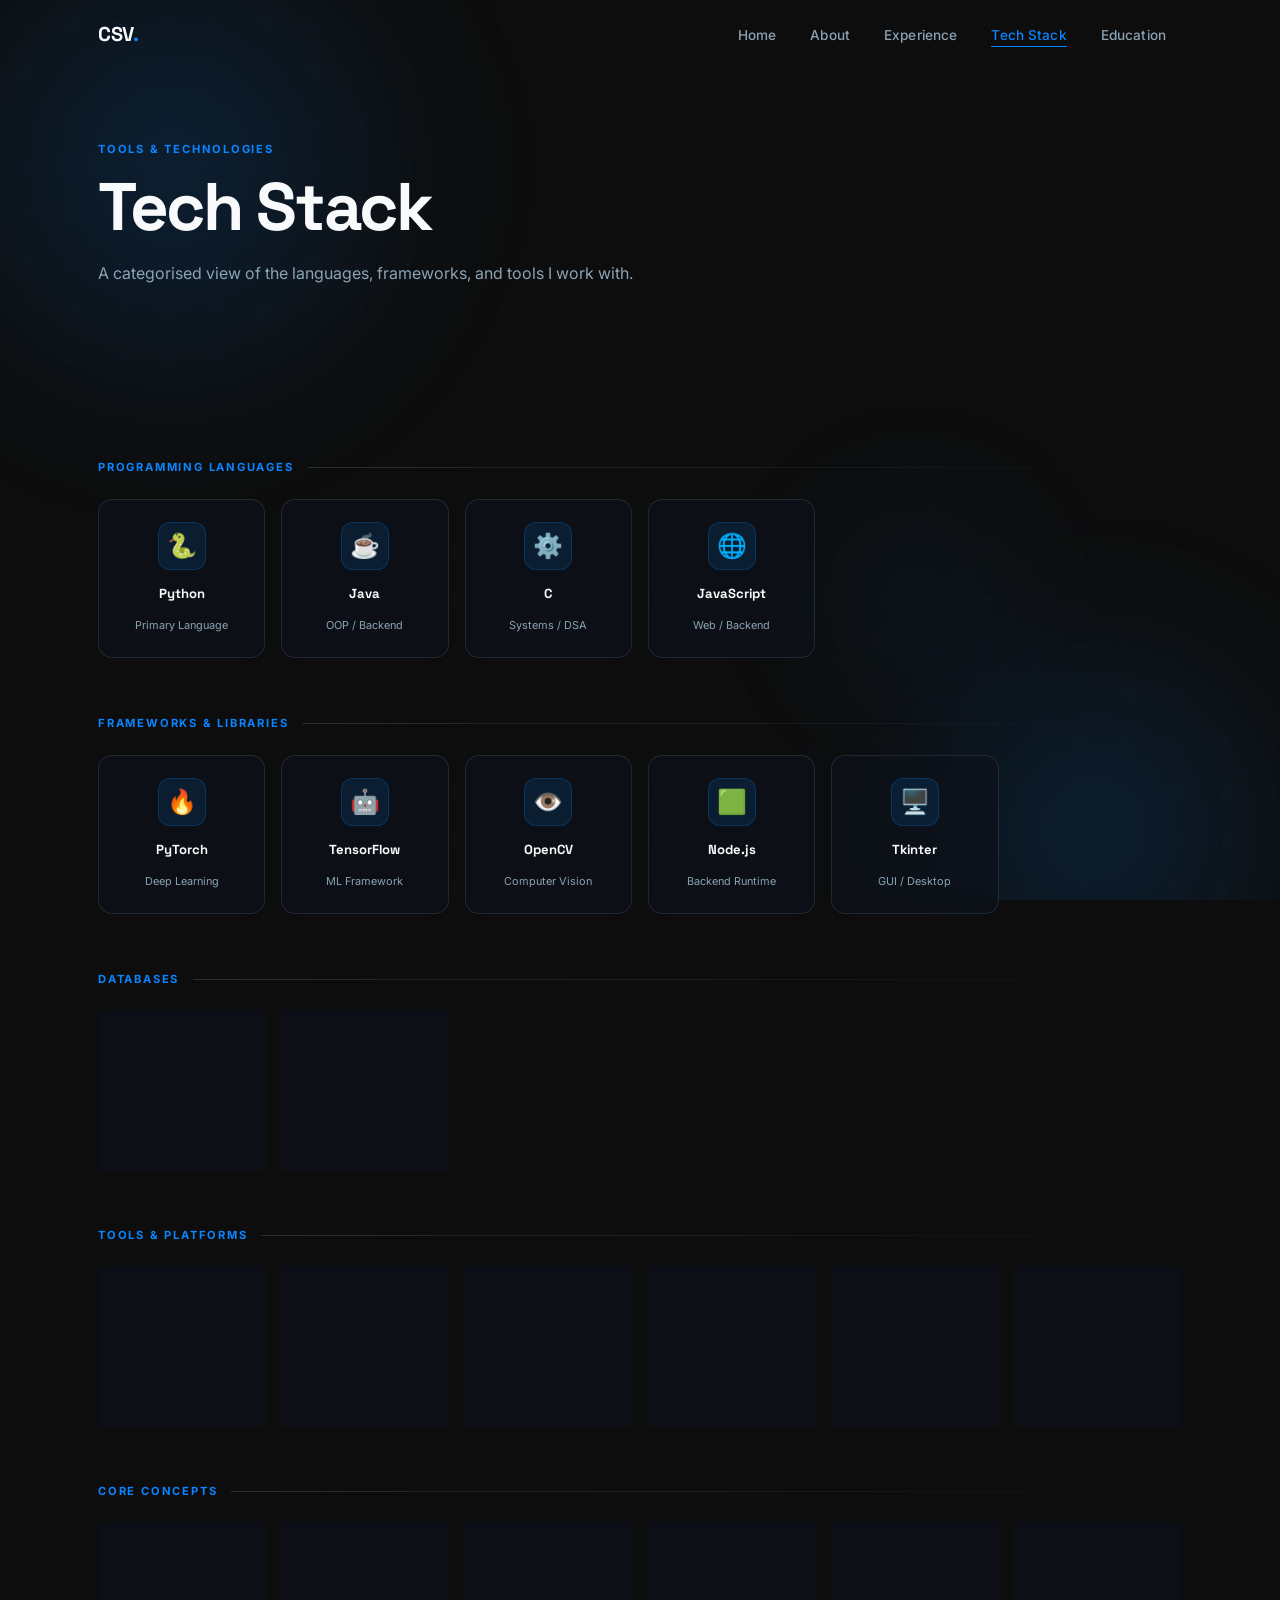
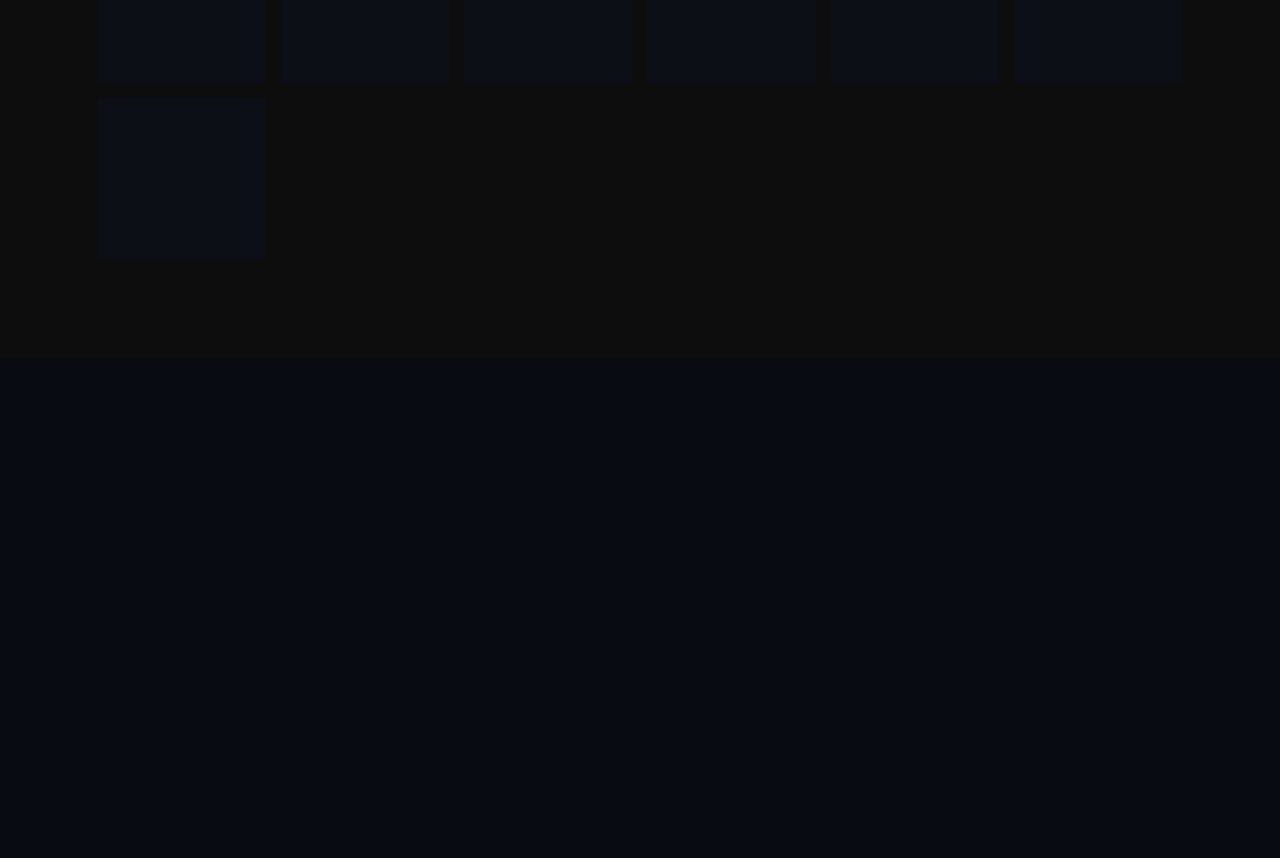
<file: .claude/worktrees/silly-ellis-94fe47/tech-stack.html>
<!DOCTYPE html>
<html lang="en">
<head>
  <meta charset="UTF-8" />
  <meta name="viewport" content="width=device-width, initial-scale=1.0" />
  <meta name="description" content="Chandra Sekhar Varma — Tech stack: Python, PyTorch, TensorFlow, OpenCV, Node.js and more." />
  <title>Chandra Sekhar Varma — Tech Stack</title>
  <link rel="preconnect" href="https://fonts.googleapis.com" />
  <link rel="preconnect" href="https://fonts.gstatic.com" crossorigin />
  <link rel="icon" type="image/svg+xml" href="assets/favicon.svg" />
  <link rel="stylesheet" href="assets/css/style.css" />
</head>
<body>

  <!-- ── Ambient background ── -->
  <div class="orbs" aria-hidden="true">
    <div class="orb orb-1"></div>
    <div class="orb orb-2"></div>
    <div class="orb orb-3"></div>
  </div>
  <div class="dot-grid" aria-hidden="true"></div>
  <div class="scanline" aria-hidden="true"></div>

  <!-- ════════════════════════════════════════════
       NAVIGATION
       ════════════════════════════════════════════ -->
  <nav class="navbar" role="navigation" aria-label="Main navigation">
    <div class="container">
      <a href="index.html" class="nav-logo">CSV<span class="dot">.</span></a>
      <ul class="nav-links" role="list">
        <li><a href="index.html">Home</a></li>
        <li><a href="about.html">About</a></li>
        <li><a href="experience.html">Experience</a></li>
        <li><a href="tech-stack.html">Tech Stack</a></li>
        <li><a href="education.html">Education</a></li>
      </ul>
      <button class="hamburger" aria-label="Toggle menu" aria-expanded="false">
        <span></span><span></span><span></span>
      </button>
    </div>
  </nav>
  <div class="nav-mobile" role="navigation" aria-label="Mobile navigation">
    <ul role="list">
      <li><a href="index.html">Home</a></li>
      <li><a href="about.html">About</a></li>
      <li><a href="experience.html">Experience</a></li>
      <li><a href="tech-stack.html">Tech Stack</a></li>
      <li><a href="education.html">Education</a></li>
    </ul>
  </div>

  <!-- ════════════════════════════════════════════
       PAGE HERO
       ════════════════════════════════════════════ -->
  <main>
    <section class="page-hero">
      <div class="container">
        <span class="page-hero-label">Tools &amp; Technologies</span>
        <h1>Tech Stack</h1>
        <p>A categorised view of the languages, frameworks, and tools I work with.</p>
      </div>
    </section>

    <!-- ════════════════════════════════════════════
         TECH GRID
         ════════════════════════════════════════════ -->
    <section class="section">
      <div class="container">
        <div class="tech-categories">

          <!-- ── Programming Languages ─────────────── -->
          <div class="fade-up">
            <p class="cat-label">Programming Languages</p>
            <div class="tech-grid" role="list">

              <div class="tech-card" role="listitem">
                <div class="tech-icon" aria-hidden="true">🐍</div>
                <span class="tech-name">Python</span>
                <span class="tech-sub">Primary Language</span>
              </div>

              <div class="tech-card" role="listitem">
                <div class="tech-icon" aria-hidden="true">☕</div>
                <span class="tech-name">Java</span>
                <span class="tech-sub">OOP / Backend</span>
              </div>

              <div class="tech-card" role="listitem">
                <div class="tech-icon" aria-hidden="true">⚙️</div>
                <span class="tech-name">C</span>
                <span class="tech-sub">Systems / DSA</span>
              </div>

              <div class="tech-card" role="listitem">
                <div class="tech-icon" aria-hidden="true">🌐</div>
                <span class="tech-name">JavaScript</span>
                <span class="tech-sub">Web / Backend</span>
              </div>

            </div>
          </div>

          <!-- ── Frameworks & Libraries ─────────────── -->
          <div class="fade-up d1">
            <p class="cat-label">Frameworks &amp; Libraries</p>
            <div class="tech-grid" role="list">

              <div class="tech-card" role="listitem">
                <div class="tech-icon" aria-hidden="true">🔥</div>
                <span class="tech-name">PyTorch</span>
                <span class="tech-sub">Deep Learning</span>
              </div>

              <div class="tech-card" role="listitem">
                <div class="tech-icon" aria-hidden="true">🤖</div>
                <span class="tech-name">TensorFlow</span>
                <span class="tech-sub">ML Framework</span>
              </div>

              <div class="tech-card" role="listitem">
                <div class="tech-icon" aria-hidden="true">👁️</div>
                <span class="tech-name">OpenCV</span>
                <span class="tech-sub">Computer Vision</span>
              </div>

              <div class="tech-card" role="listitem">
                <div class="tech-icon" aria-hidden="true">🟩</div>
                <span class="tech-name">Node.js</span>
                <span class="tech-sub">Backend Runtime</span>
              </div>

              <div class="tech-card" role="listitem">
                <div class="tech-icon" aria-hidden="true">🖥️</div>
                <span class="tech-name">Tkinter</span>
                <span class="tech-sub">GUI / Desktop</span>
              </div>

            </div>
          </div>

          <!-- ── Databases ──────────────────────────── -->
          <div class="fade-up d2">
            <p class="cat-label">Databases</p>
            <div class="tech-grid" role="list">

              <div class="tech-card" role="listitem">
                <div class="tech-icon" aria-hidden="true">🐬</div>
                <span class="tech-name">MySQL</span>
                <span class="tech-sub">Relational DB</span>
              </div>

              <div class="tech-card" role="listitem">
                <div class="tech-icon" aria-hidden="true">🍃</div>
                <span class="tech-name">MongoDB</span>
                <span class="tech-sub">NoSQL DB</span>
              </div>

            </div>
          </div>

          <!-- ── Tools & Platforms ──────────────────── -->
          <div class="fade-up d1">
            <p class="cat-label">Tools &amp; Platforms</p>
            <div class="tech-grid" role="list">

              <div class="tech-card" role="listitem">
                <div class="tech-icon" aria-hidden="true">📦</div>
                <span class="tech-name">Git</span>
                <span class="tech-sub">Version Control</span>
              </div>

              <div class="tech-card" role="listitem">
                <div class="tech-icon" aria-hidden="true">🐙</div>
                <span class="tech-name">GitHub</span>
                <span class="tech-sub">Collaboration</span>
              </div>

              <div class="tech-card" role="listitem">
                <div class="tech-icon" aria-hidden="true">💻</div>
                <span class="tech-name">VS Code</span>
                <span class="tech-sub">IDE</span>
              </div>

              <div class="tech-card" role="listitem">
                <div class="tech-icon" aria-hidden="true">📓</div>
                <span class="tech-name">Jupyter</span>
                <span class="tech-sub">Notebooks</span>
              </div>

              <div class="tech-card" role="listitem">
                <div class="tech-icon" aria-hidden="true">📱</div>
                <span class="tech-name">Android Studio</span>
                <span class="tech-sub">Mobile Dev</span>
              </div>

              <div class="tech-card" role="listitem">
                <div class="tech-icon" aria-hidden="true">📄</div>
                <span class="tech-name">MS Office</span>
                <span class="tech-sub">Productivity</span>
              </div>

            </div>
          </div>

          <!-- ── Core Concepts ──────────────────────── -->
          <div class="fade-up d2">
            <p class="cat-label">Core Concepts</p>
            <div class="tech-grid" role="list">

              <div class="tech-card" role="listitem">
                <div class="tech-icon" aria-hidden="true">🧠</div>
                <span class="tech-name">Machine Learning</span>
                <span class="tech-sub">Concept</span>
              </div>

              <div class="tech-card" role="listitem">
                <div class="tech-icon" aria-hidden="true">🔬</div>
                <span class="tech-name">Deep Learning</span>
                <span class="tech-sub">Neural Nets</span>
              </div>

              <div class="tech-card" role="listitem">
                <div class="tech-icon" aria-hidden="true">📷</div>
                <span class="tech-name">Computer Vision</span>
                <span class="tech-sub">Image / Video</span>
              </div>

              <div class="tech-card" role="listitem">
                <div class="tech-icon" aria-hidden="true">🛡️</div>
                <span class="tech-name">Cybersecurity</span>
                <span class="tech-sub">Fundamentals</span>
              </div>

              <div class="tech-card" role="listitem">
                <div class="tech-icon" aria-hidden="true">🗄️</div>
                <span class="tech-name">DBMS</span>
                <span class="tech-sub">Database Systems</span>
              </div>

              <div class="tech-card" role="listitem">
                <div class="tech-icon" aria-hidden="true">🧩</div>
                <span class="tech-name">OOPS</span>
                <span class="tech-sub">Design Principles</span>
              </div>

              <div class="tech-card" role="listitem">
                <div class="tech-icon" aria-hidden="true">🔄</div>
                <span class="tech-name">SDLC</span>
                <span class="tech-sub">Dev Lifecycle</span>
              </div>

            </div>
          </div>

        </div><!-- /tech-categories -->
      </div>
    </section>
  </main>

  <!-- ════════════════════════════════════════════
       FOOTER
       ════════════════════════════════════════════ -->
  <footer class="footer" role="contentinfo">
    <div class="container">
      <div class="footer-inner">
        <div class="footer-brand">
          <h3>Chandra Sekhar Varma</h3>
          <p>AI/ML Engineer &amp; Full-Stack Developer.<br />Open to full-time roles and internship opportunities.</p>
          <a href="assets/resume/chandra_sekhar_varma_CV.pdf" download="chandra_sekhar_varma_CV.pdf" class="dl-btn">
            <svg viewBox="0 0 24 24" stroke-width="2" stroke-linecap="round" stroke-linejoin="round" aria-hidden="true"><path d="M21 15v4a2 2 0 01-2 2H5a2 2 0 01-2-2v-4"/><polyline points="7 10 12 15 17 10"/><line x1="12" y1="15" x2="12" y2="3"/></svg>
            Download CV
          </a>
        </div>
        <div class="footer-contact">
          <h4>Get in Touch</h4>
          <nav class="contact-links" aria-label="Contact links">
            <a href="tel:+917780513011" class="c-link"><svg viewBox="0 0 24 24" stroke-width="2" stroke-linecap="round" stroke-linejoin="round" aria-hidden="true"><path d="M22 16.92v3a2 2 0 01-2.18 2 19.79 19.79 0 01-8.63-3.07A19.5 19.5 0 013.07 9.81a19.79 19.79 0 01-3.07-8.72A2 2 0 012 .82h3a2 2 0 012 1.72 12.84 12.84 0 00.7 2.81 2 2 0 01-.45 2.11L6.09 8.91a16 16 0 006 6l1.27-1.27a2 2 0 012.11-.45 12.84 12.84 0 002.81.7A2 2 0 0122 16.92z"/></svg>+91-7780513011</a>
            <a href="mailto:gcsvarma29@gmail.com" class="c-link"><svg viewBox="0 0 24 24" stroke-width="2" stroke-linecap="round" stroke-linejoin="round" aria-hidden="true"><path d="M4 4h16c1.1 0 2 .9 2 2v12c0 1.1-.9 2-2 2H4c-1.1 0-2-.9-2-2V6c0-1.1.9-2 2-2z"/><polyline points="22,6 12,13 2,6"/></svg>gcsvarma29@gmail.com</a>
            <a href="https://linkedin.com/in/gcs-varma" target="_blank" rel="noopener noreferrer" class="c-link"><svg viewBox="0 0 24 24" stroke-width="2" stroke-linecap="round" stroke-linejoin="round" aria-hidden="true"><path d="M16 8a6 6 0 016 6v7h-4v-7a2 2 0 00-2-2 2 2 0 00-2 2v7h-4v-7a6 6 0 016-6z"/><rect x="2" y="9" width="4" height="12"/><circle cx="4" cy="4" r="2"/></svg>linkedin.com/in/gcs-varma</a>
            <a href="https://github.com/chandra2919" target="_blank" rel="noopener noreferrer" class="c-link"><svg viewBox="0 0 24 24" stroke-width="2" stroke-linecap="round" stroke-linejoin="round" aria-hidden="true"><path d="M9 19c-5 1.5-5-2.5-7-3m14 6v-3.87a3.37 3.37 0 00-.94-2.61c3.14-.35 6.44-1.54 6.44-7A5.44 5.44 0 0020 4.77 5.07 5.07 0 0019.91 1S18.73.65 16 2.48a13.38 13.38 0 00-7 0C6.27.65 5.09 1 5.09 1A5.07 5.07 0 005 4.77a5.44 5.44 0 00-1.5 3.78c0 5.42 3.3 6.61 6.44 7A3.37 3.37 0 009 18.13V22"/></svg>github.com/chandra2919</a>
            <a href="https://wa.me/917780513011?text=Hi%2C%20I%20came%20across%20your%20profile%20and%20found%20your%20background%20interesting.%20We%20have%20an%20opportunity%20that%20aligns%20with%20your%20experience.%20Would%20you%20be%20open%20to%20discussing%20this%20further%3F" target="_blank" rel="noopener noreferrer" class="c-link wa"><svg viewBox="0 0 24 24" stroke-width="2" stroke-linecap="round" stroke-linejoin="round" aria-hidden="true"><path d="M21 11.5a8.38 8.38 0 01-.9 3.8 8.5 8.5 0 01-7.6 4.7 8.38 8.38 0 01-3.8-.9L3 21l1.9-5.7a8.38 8.38 0 01-.9-3.8 8.5 8.5 0 014.7-7.6 8.38 8.38 0 013.8-.9h.5a8.48 8.48 0 018 8v.5z"/></svg>WhatsApp Chat</a>
          </nav>
        </div>
      </div>
      <div class="footer-bottom">
        <p>&copy; 2025 <span>Chandra Sekhar Varma Gollapothu</span>. All rights reserved.</p>
        <p>Built with HTML · CSS · JavaScript</p>
      </div>
    </div>
  </footer>

  <script src="assets/js/main.js"></script>
</body>
</html>
</file>
<file: assets/css/style.css>
/* ============================================================
   CHANDRA SEKHAR VARMA — Advanced Portfolio
   ============================================================
   COLOR PALETTE (STRICT):
     Electric Blue  : #0A84FF
     Charcoal Grey  : #36454F
     Deep Black     : #0D0D0D
     Crisp White    : #F8FAFB

   FONTS:
     Primary   : 'Space Grotesk'  (Samsung One alternative)
     Secondary : 'Inter'          (Oracle Sans alternative)
   ============================================================ */

@import url('https://fonts.googleapis.com/css2?family=Space+Grotesk:wght@300;400;500;600;700&family=Inter:wght@300;400;500;600;700&display=swap');

/* ── CSS Design Tokens ──────────────────────────────────── */
:root {
  /* Core palette */
  --blue          : #0A84FF;
  --blue-dark     : #0060CC;
  --blue-dim      : rgba(10,132,255,.12);
  --blue-glow     : rgba(10,132,255,.35);
  --charcoal      : #36454F;
  --charcoal-lite : #4A5E6A;
  --black         : #0D0D0D;
  --black-card    : rgba(13,18,26,.75);
  --black-surface : #0F1620;
  --white         : #F8FAFB;
  --white-muted   : #8BA3B5;
  --white-dim     : rgba(248,250,251,.06);

  /* Fonts */
  --ff-primary   : 'Space Grotesk', 'DM Sans', sans-serif;
  --ff-secondary : 'Inter', 'Segoe UI', sans-serif;

  /* Spacing / radius */
  --nav-h     : 70px;
  --r-sm      : 6px;
  --r-md      : 14px;
  --r-lg      : 22px;
  --r-xl      : 32px;

  /* Transitions */
  --t         : .3s ease;
  --t-slow    : .6s ease;

  /* Shadows */
  --shadow-blue : 0 0 32px rgba(10,132,255,.28);
  --shadow-card : 0 4px 32px rgba(0,0,0,.5);
}

/* ── Reset ──────────────────────────────────────────────── */
*,*::before,*::after { margin:0; padding:0; box-sizing:border-box; }
html { scroll-behavior:smooth; font-size:16px; }

/* ── Page transition ────────────────────────────────────── */
.page-transition-out {
  animation: pageFadeOut .25s ease forwards;
}
@keyframes pageFadeOut {
  to { opacity:0; transform:translateY(-8px); }
}
body {
  animation: pageFadeIn .4s ease both;
}
@keyframes pageFadeIn {
  from { opacity:0; transform:translateY(12px); }
  to   { opacity:1; transform:translateY(0); }
}

body {
  font-family: var(--ff-secondary);
  background: var(--black);
  color: var(--white);
  line-height: 1.65;
  overflow-x: hidden;
  -webkit-font-smoothing: antialiased;
}

/* ── Scrollbar ──────────────────────────────────────────── */
::-webkit-scrollbar { width:5px; }
::-webkit-scrollbar-track { background:var(--black); }
::-webkit-scrollbar-thumb { background:var(--charcoal); border-radius:3px; }
::-webkit-scrollbar-thumb:hover { background:var(--blue); }

/* ── Selection ──────────────────────────────────────────── */
::selection { background:var(--blue-dim); color:var(--blue); }

/* ── Typography ─────────────────────────────────────────── */
h1,h2,h3,h4,h5 {
  font-family:var(--ff-primary);
  font-weight:700;
  line-height:1.18;
  color:var(--white);
}
h1 { font-size:clamp(2.4rem,5.5vw,4.2rem); letter-spacing:-.035em; }
h2 { font-size:clamp(1.7rem,3.2vw,2.6rem); letter-spacing:-.025em; }
h3 { font-size:clamp(1.1rem,2vw,1.4rem); }
p  { color:var(--white-muted); font-size:.95rem; }
a  { color:inherit; text-decoration:none; transition:color var(--t); }

/* ── Layout ─────────────────────────────────────────────── */
.container {
  width:100%; max-width:1140px;
  margin:0 auto; padding:0 28px;
}
.section { padding:100px 0; position:relative; z-index:1; }

/* ── Section Header ─────────────────────────────────────── */
.sec-label {
  display:inline-block;
  font-size:.7rem; font-weight:700; letter-spacing:.18em;
  text-transform:uppercase; color:var(--blue);
  margin-bottom:10px; font-family:var(--ff-secondary);
}
.sec-title {
  position:relative; display:inline-block;
  padding-bottom:16px; margin-bottom:52px;
}
.sec-title::after {
  content:'';
  position:absolute; bottom:0; left:0;
  width:44px; height:2.5px;
  background:var(--blue); border-radius:2px;
}

/* ============================================================
   ANIMATED BACKGROUND SYSTEM
   ============================================================ */

/* Canvas (home page neural network) */
#neural-canvas {
  position:fixed; inset:0; z-index:0;
  pointer-events:none;
  opacity:.7;
}

/* Ambient orbs — used across all pages */
.orbs {
  position:fixed; inset:0; z-index:0; pointer-events:none;
  overflow:hidden;
}
.orb {
  position:absolute; border-radius:50%;
  background:radial-gradient(circle,rgba(10,132,255,.18) 0%,transparent 70%);
  filter:blur(60px);
  animation:orbFloat var(--dur,25s) ease-in-out infinite;
  animation-delay:var(--delay,0s);
}
.orb-1 { width:600px; height:600px; top:-15%; left:-10%;
          --dur:28s; --delay:0s; }
.orb-2 { width:500px; height:500px; bottom:-20%; right:-5%;
          --dur:22s; --delay:-8s; }
.orb-3 { width:300px; height:300px; top:50%; left:60%;
          --dur:18s; --delay:-4s; opacity:.5; }

@keyframes orbFloat {
  0%,100% { transform:translate(0,0) scale(1); }
  33%     { transform:translate(40px,-60px) scale(1.1); }
  66%     { transform:translate(-30px,40px) scale(.9); }
}

/* Animated dot grid — inner pages subtle overlay */
.dot-grid {
  position:fixed; inset:0; z-index:0; pointer-events:none;
  background-image:radial-gradient(circle,rgba(10,132,255,.14) 1px,transparent 1px);
  background-size:48px 48px;
  animation:gridDrift 30s linear infinite;
}
@keyframes gridDrift {
  0%   { background-position:0 0; }
  100% { background-position:48px 48px; }
}

/* Glowing horizontal scanline sweep */
.scanline {
  position:fixed; inset:0; z-index:0; pointer-events:none;
  overflow:hidden;
}
.scanline::after {
  content:'';
  position:absolute; top:-2px; left:0; right:0;
  height:2px;
  background:linear-gradient(90deg,transparent,var(--blue),transparent);
  animation:scanSweep 6s linear infinite;
  opacity:.4;
}
@keyframes scanSweep {
  0%   { top:-2px; }
  100% { top:100vh; }
}

/* ============================================================
   NAVIGATION
   ============================================================ */
.navbar {
  position:fixed; top:0; left:0; right:0;
  height:var(--nav-h); z-index:1000;
  transition:background var(--t), border var(--t);
  border-bottom:1px solid transparent;
}
.navbar.scrolled {
  background:rgba(13,13,13,.88);
  backdrop-filter:blur(20px);
  -webkit-backdrop-filter:blur(20px);
  border-bottom-color:rgba(54,69,79,.5);
  box-shadow:0 1px 0 rgba(10,132,255,.08);
}
.navbar .container {
  height:100%; display:flex; align-items:center;
  justify-content:space-between;
}

/* Logo */
.nav-logo {
  font-family:var(--ff-primary); font-size:1.25rem; font-weight:700;
  color:var(--white); letter-spacing:-.02em;
  position:relative;
}
.nav-logo .dot { color:var(--blue); }
.nav-logo::after {
  content:'';
  position:absolute; bottom:-4px; left:0; width:0; height:1.5px;
  background:var(--blue); transition:width var(--t);
}
.nav-logo:hover::after { width:100%; }

/* Desktop links */
.nav-links { display:flex; align-items:center; gap:2px; list-style:none; }
.nav-links a {
  font-family:var(--ff-secondary); font-size:.85rem; font-weight:500;
  color:var(--white-muted); padding:8px 16px; border-radius:var(--r-sm);
  transition:all var(--t); position:relative; letter-spacing:.01em;
}
.nav-links a::after {
  content:''; position:absolute; bottom:4px; left:50%; right:50%;
  height:1.5px; background:var(--blue); border-radius:1px;
  transition:left var(--t), right var(--t);
}
.nav-links a:hover,
.nav-links a.active { color:var(--white); }
.nav-links a:hover::after,
.nav-links a.active::after { left:16px; right:16px; }
.nav-links a.active { color:var(--blue); }

/* Hamburger */
.hamburger {
  display:none; flex-direction:column; gap:5px;
  background:none; border:none; cursor:pointer; padding:6px;
}
.hamburger span {
  display:block; width:22px; height:1.5px;
  background:var(--white); border-radius:2px; transition:all var(--t);
}
.hamburger.open span:nth-child(1) { transform:translateY(6.5px) rotate(45deg); }
.hamburger.open span:nth-child(2) { opacity:0; transform:scaleX(0); }
.hamburger.open span:nth-child(3) { transform:translateY(-6.5px) rotate(-45deg); }

/* Mobile menu */
.nav-mobile {
  display:none; position:fixed; top:var(--nav-h); left:0; right:0;
  background:rgba(13,13,13,.96); backdrop-filter:blur(20px);
  -webkit-backdrop-filter:blur(20px);
  border-bottom:1px solid rgba(54,69,79,.4);
  padding:12px 20px 20px; z-index:999;
}
.nav-mobile.open { display:block; }
.nav-mobile ul { list-style:none; display:flex; flex-direction:column; gap:2px; }
.nav-mobile a {
  display:block; padding:12px 16px; font-size:.9rem; font-weight:500;
  color:var(--white-muted); border-radius:var(--r-sm); transition:all var(--t);
}
.nav-mobile a:hover, .nav-mobile a.active {
  background:var(--blue-dim); color:var(--blue);
}

/* ============================================================
   BUTTONS
   ============================================================ */
.btn {
  display:inline-flex; align-items:center; gap:8px;
  padding:13px 30px; border-radius:var(--r-sm);
  font-family:var(--ff-primary); font-size:.875rem; font-weight:600;
  cursor:pointer; transition:all var(--t); border:none;
  text-decoration:none; position:relative; overflow:hidden;
  letter-spacing:.01em;
}

/* Shimmer overlay */
.btn::before {
  content:'';
  position:absolute; top:0; left:-120%;
  width:80%; height:100%;
  background:linear-gradient(90deg,transparent,rgba(255,255,255,.12),transparent);
  transition:left .5s ease;
}
.btn:hover::before { left:150%; }

.btn-primary {
  background:var(--blue); color:var(--white);
  box-shadow:0 0 0 rgba(10,132,255,0);
}
.btn-primary:hover {
  background:var(--blue-dark); color:var(--white);
  box-shadow:var(--shadow-blue); transform:translateY(-2px);
}

.btn-outline {
  background:transparent; color:var(--blue);
  border:1.5px solid var(--blue);
}
.btn-outline:hover {
  background:var(--blue-dim); color:var(--blue);
  box-shadow:var(--shadow-blue); transform:translateY(-2px);
}

.btn-ghost {
  background:var(--white-dim); color:var(--white-muted);
  border:1px solid rgba(54,69,79,.5);
}
.btn-ghost:hover { background:var(--blue-dim); color:var(--white); }

/* ============================================================
   GLASS CARDS
   ============================================================ */
.card {
  background:var(--black-card);
  backdrop-filter:blur(16px); -webkit-backdrop-filter:blur(16px);
  border:1px solid rgba(54,69,79,.55);
  border-radius:var(--r-md);
  padding:28px;
  position:relative; overflow:hidden;
  transition:all var(--t);
  box-shadow:var(--shadow-card);
}
/* Gradient border reveal on hover */
.card::before {
  content:'';
  position:absolute; inset:-1px; border-radius:var(--r-md);
  background:linear-gradient(135deg,rgba(10,132,255,.5),transparent 50%,rgba(10,132,255,.2));
  z-index:-1; opacity:0; transition:opacity var(--t);
}
.card:hover::before { opacity:1; }
.card:hover {
  border-color:rgba(10,132,255,.5);
  box-shadow:var(--shadow-blue);
  transform:translateY(-5px);
}

/* ============================================================
   HOME HERO
   ============================================================ */
.hero {
  min-height:100vh; display:flex; align-items:center;
  padding-top:var(--nav-h); position:relative; z-index:1;
  overflow:hidden;
}

.hero-inner {
  display:grid; grid-template-columns:1fr auto;
  align-items:center; gap:72px;
}

/* Badge */
.hero-badge {
  display:inline-flex; align-items:center; gap:10px;
  background:rgba(10,132,255,.1);
  border:1px solid rgba(10,132,255,.3);
  border-radius:100px; padding:7px 18px;
  font-size:.72rem; font-weight:700; letter-spacing:.12em;
  text-transform:uppercase; color:var(--blue);
  margin-bottom:26px; font-family:var(--ff-secondary);
}
.badge-dot {
  width:7px; height:7px; border-radius:50%;
  background:var(--blue);
  animation:pulseDot 2.2s ease infinite;
}
@keyframes pulseDot {
  0%,100%  { opacity:1; transform:scale(1); box-shadow:0 0 0 0 var(--blue-glow); }
  50%      { opacity:.6; transform:scale(.7); box-shadow:0 0 0 5px transparent; }
}

/* Name */
.hero-name {
  font-size:clamp(2.6rem,5.5vw,4.4rem);
  font-weight:700; letter-spacing:-.04em;
  line-height:1.08; margin-bottom:10px;
}
.hero-name .name-blue { color:var(--blue); }

/* Role typing cursor */
.hero-role {
  font-family:var(--ff-secondary); font-size:clamp(1rem,2vw,1.2rem);
  font-weight:500; color:var(--blue); margin-bottom:22px;
  letter-spacing:.02em; min-height:1.5em;
}
.cursor {
  display:inline-block; width:2px; height:1.1em;
  background:var(--blue); margin-left:2px;
  animation:blink .75s step-end infinite;
  vertical-align:middle;
}
@keyframes blink { 0%,100%{opacity:1} 50%{opacity:0} }

/* Headline */
.hero-headline {
  font-size:.96rem; color:var(--white-muted);
  line-height:1.75; margin-bottom:36px; max-width:560px;
}

.hero-actions { display:flex; gap:14px; flex-wrap:wrap; }

/* Avatar */
.avatar-wrap { flex-shrink:0; position:relative; }

.avatar-ring {
  position:absolute; inset:-18px; border-radius:var(--r-xl);
  border:1px solid rgba(10,132,255,.2);
  animation:ringPulse 3s ease-in-out infinite;
}
.avatar-ring-2 {
  position:absolute; inset:-36px; border-radius:var(--r-xl);
  border:1px solid rgba(10,132,255,.08);
  animation:ringPulse 3s ease-in-out infinite .5s;
}
@keyframes ringPulse {
  0%,100% { opacity:1; transform:scale(1); }
  50%     { opacity:.4; transform:scale(1.02); }
}

.avatar-frame {
  width:270px; height:270px;
  border-radius:var(--r-xl);
  background:linear-gradient(145deg,rgba(10,132,255,.12),rgba(13,18,26,.9));
  border:1px solid rgba(10,132,255,.35);
  display:flex; align-items:center; justify-content:center;
  position:relative; overflow:hidden;
  box-shadow:0 0 60px rgba(10,132,255,.15),inset 0 0 60px rgba(10,132,255,.04);
}
/* Corner accent */
.avatar-frame::before {
  content:'';
  position:absolute; top:0; left:0; right:0;
  height:3px;
  background:linear-gradient(90deg,transparent,var(--blue),transparent);
}

.av-inner {
  display:flex; flex-direction:column; align-items:center; gap:14px;
}
.av-initials {
  width:90px; height:90px; border-radius:50%;
  background:var(--blue-dim); border:2px solid rgba(10,132,255,.4);
  display:flex; align-items:center; justify-content:center;
  font-family:var(--ff-primary); font-size:1.9rem; font-weight:700;
  color:var(--blue); letter-spacing:-.02em;
}
.av-label {
  font-size:.72rem; color:var(--white-muted); letter-spacing:.06em;
  text-align:center; line-height:1.4;
}

/* Stats bar */
.hero-stats {
  display:grid; grid-template-columns:repeat(3,1fr);
  gap:1px; background:rgba(54,69,79,.3);
  border:1px solid rgba(54,69,79,.3); border-radius:var(--r-md);
  margin-top:72px; overflow:hidden;
}
.stat-item {
  background:var(--black-card); backdrop-filter:blur(10px);
  padding:26px 20px; text-align:center;
  transition:background var(--t);
}
.stat-item:hover { background:var(--blue-dim); }
.stat-num {
  font-family:var(--ff-primary); font-size:2.2rem; font-weight:700;
  color:var(--blue); line-height:1; margin-bottom:6px;
}
.stat-lbl {
  font-size:.74rem; color:var(--white-muted);
  font-weight:500; letter-spacing:.04em;
}

/* ============================================================
   INNER PAGE HERO
   ============================================================ */
.page-hero {
  padding:calc(var(--nav-h) + 64px) 0 72px;
  position:relative; z-index:1;
}
.page-hero-label {
  display:inline-block; font-size:.7rem; font-weight:700;
  letter-spacing:.16em; text-transform:uppercase; color:var(--blue);
  margin-bottom:10px; font-family:var(--ff-secondary);
}
.page-hero h1 { margin-bottom:12px; }
.page-hero p { font-size:1rem; max-width:540px; }

/* ============================================================
   ABOUT PAGE
   ============================================================ */
.about-grid { display:grid; grid-template-columns:1fr 1fr; gap:48px; }

.about-bio p { font-size:.95rem; line-height:1.8; }
.about-bio p + p { margin-top:16px; }

.highlight-text { color:var(--white); font-weight:600; }
.blue-text { color:var(--blue); }

/* Certification cards */
.cert-list { display:flex; flex-direction:column; gap:14px; }
.cert-item {
  display:flex; align-items:center; gap:16px;
  padding:18px 20px;
  background:var(--black-card); backdrop-filter:blur(12px);
  border:1px solid rgba(54,69,79,.5); border-radius:var(--r-md);
  transition:all var(--t); position:relative; overflow:hidden;
}
.cert-item::before {
  content:''; position:absolute; left:0; top:0; bottom:0;
  width:3px; background:var(--blue);
  transform:scaleY(0); transform-origin:bottom;
  transition:transform var(--t);
}
.cert-item:hover { border-color:rgba(10,132,255,.4); background:var(--blue-dim); }
.cert-item:hover::before { transform:scaleY(1); }

.cert-icon {
  width:42px; height:42px; border-radius:10px; flex-shrink:0;
  background:var(--blue-dim); border:1px solid rgba(10,132,255,.25);
  display:flex; align-items:center; justify-content:center;
}
.cert-icon svg { width:20px; height:20px; stroke:var(--blue); fill:none; }

.cert-body h4 { font-size:.88rem; font-weight:600; margin-bottom:3px; }
.cert-body span { font-size:.75rem; color:var(--white-muted); }

/* Leadership */
.lead-list { display:flex; flex-direction:column; gap:14px; }
.lead-item {
  display:flex; align-items:center; gap:16px;
  padding:18px 20px;
  background:var(--black-card); backdrop-filter:blur(12px);
  border:1px solid rgba(54,69,79,.5);
  border-left:2px solid var(--blue);
  border-radius:var(--r-md); transition:all var(--t);
}
.lead-item:hover { border-color:var(--blue); background:var(--blue-dim); }
.lead-dot { width:9px; height:9px; border-radius:50%; background:var(--blue); flex-shrink:0; }
.lead-body h4 { font-size:.88rem; font-weight:600; margin-bottom:3px; }
.lead-body span { font-size:.75rem; color:var(--white-muted); }

/* ============================================================
   EXPERIENCE / TIMELINE
   ============================================================ */
.timeline { position:relative; padding-left:44px; }
.timeline::before {
  content:''; position:absolute; left:14px; top:8px; bottom:8px;
  width:1px;
  background:linear-gradient(to bottom,var(--blue) 0%,rgba(10,132,255,.1) 100%);
}
.timeline-item { position:relative; margin-bottom:40px; }
.timeline-item:last-child { margin-bottom:0; }

.tl-dot {
  position:absolute; left:-37px; top:26px;
  width:13px; height:13px; border-radius:50%;
  background:var(--blue); border:2.5px solid var(--black);
  box-shadow:0 0 0 4px rgba(10,132,255,.2),0 0 16px rgba(10,132,255,.4);
  z-index:1;
}

.tl-card {
  background:var(--black-card); backdrop-filter:blur(14px);
  border:1px solid rgba(54,69,79,.5); border-radius:var(--r-md);
  padding:28px; transition:all var(--t); position:relative; overflow:hidden;
}
.tl-card::after {
  content:''; position:absolute; top:0; left:0; right:0; height:1px;
  background:linear-gradient(90deg,var(--blue),transparent);
  opacity:0; transition:opacity var(--t);
}
.tl-card:hover { border-color:rgba(10,132,255,.4); box-shadow:var(--shadow-blue); }
.tl-card:hover::after { opacity:1; }

.tl-head {
  display:flex; justify-content:space-between; align-items:flex-start;
  gap:14px; margin-bottom:6px; flex-wrap:wrap;
}
.tl-role { font-family:var(--ff-primary); font-size:1.05rem; font-weight:700; }
.tl-date {
  font-size:.72rem; font-weight:700; letter-spacing:.06em;
  color:var(--blue); background:var(--blue-dim);
  border:1px solid rgba(10,132,255,.25); padding:4px 12px;
  border-radius:100px; white-space:nowrap; flex-shrink:0;
}
.tl-org { font-size:.82rem; color:var(--white-muted); margin-bottom:16px; }

.tl-tags { display:flex; flex-wrap:wrap; gap:7px; margin-bottom:16px; }
.tag {
  font-size:.68rem; font-weight:700; letter-spacing:.06em;
  text-transform:uppercase; color:var(--blue); background:var(--blue-dim);
  border:1px solid rgba(10,132,255,.22); padding:3px 10px;
  border-radius:4px;
}

.tl-bullets { list-style:none; display:flex; flex-direction:column; gap:9px; }
.tl-bullets li {
  display:flex; align-items:flex-start; gap:10px;
  font-size:.875rem; color:var(--white-muted); line-height:1.6;
}
.tl-bullets li::before {
  content:'▸'; color:var(--blue); flex-shrink:0; font-size:.75rem; margin-top:3px;
}

/* ============================================================
   TECH STACK
   ============================================================ */
.tech-categories { display:flex; flex-direction:column; gap:56px; }

.cat-label {
  font-size:.7rem; font-weight:700; letter-spacing:.16em;
  text-transform:uppercase; color:var(--blue);
  margin-bottom:22px; display:flex; align-items:center; gap:14px;
  font-family:var(--ff-secondary);
}
.cat-label::after {
  content:''; flex:1; height:1px;
  background:linear-gradient(90deg,rgba(54,69,79,.6),transparent);
}

.tech-grid {
  display:grid; grid-template-columns:repeat(auto-fill,minmax(148px,1fr));
  gap:16px;
}

.tech-card {
  background:var(--black-card); backdrop-filter:blur(14px);
  border:1px solid rgba(54,69,79,.5); border-radius:var(--r-md);
  padding:22px 16px; display:flex; flex-direction:column;
  align-items:center; gap:13px; text-align:center;
  transition:all var(--t); cursor:default; position:relative;
  overflow:hidden;
}
.tech-card::before {
  content:''; position:absolute; inset:0; border-radius:var(--r-md);
  background:radial-gradient(circle at 50% 0%,rgba(10,132,255,.15),transparent 70%);
  opacity:0; transition:opacity var(--t);
}
.tech-card:hover { border-color:rgba(10,132,255,.5); transform:translateY(-6px); box-shadow:var(--shadow-blue); }
.tech-card:hover::before { opacity:1; }

.tech-icon {
  width:48px; height:48px; border-radius:12px;
  background:var(--blue-dim); border:1px solid rgba(10,132,255,.22);
  display:flex; align-items:center; justify-content:center;
  font-size:1.5rem; line-height:1; position:relative; z-index:1;
  transition:all var(--t);
}
.tech-card:hover .tech-icon {
  box-shadow:0 0 18px rgba(10,132,255,.4);
  border-color:rgba(10,132,255,.5);
}

.tech-name {
  font-family:var(--ff-primary); font-size:.82rem; font-weight:700;
  color:var(--white); position:relative; z-index:1;
}
.tech-sub { font-size:.68rem; color:var(--white-muted); position:relative; z-index:1; }

/* ============================================================
   EDUCATION
   ============================================================ */
.edu-wrap { max-width:760px; margin:0 auto; }

.edu-card {
  background:var(--black-card); backdrop-filter:blur(16px);
  border:1px solid rgba(54,69,79,.5); border-radius:var(--r-xl);
  padding:48px; position:relative; overflow:hidden;
}
.edu-card::before {
  content:''; position:absolute; top:0; left:0; right:0; height:2.5px;
  background:linear-gradient(90deg,var(--blue),var(--charcoal),var(--blue));
  background-size:200% 100%;
  animation:shimmerBar 4s linear infinite;
}
@keyframes shimmerBar {
  0%   { background-position:200% 0; }
  100% { background-position:-200% 0; }
}
.edu-card:hover { border-color:rgba(10,132,255,.4); box-shadow:var(--shadow-blue); }

/* Decorative large text behind */
.edu-card::after {
  content:'B.Tech';
  position:absolute; right:-10px; bottom:-20px;
  font-family:var(--ff-primary); font-size:8rem; font-weight:700;
  color:rgba(10,132,255,.04); pointer-events:none; line-height:1;
  letter-spacing:-.04em;
}

.edu-badge {
  display:inline-flex; align-items:center; gap:8px;
  background:var(--blue-dim); border:1px solid rgba(10,132,255,.3);
  border-radius:100px; padding:5px 16px;
  font-size:.7rem; font-weight:700; letter-spacing:.1em;
  text-transform:uppercase; color:var(--blue); margin-bottom:22px;
}

.edu-degree { font-size:clamp(1.4rem,2.5vw,1.9rem); margin-bottom:8px; }
.edu-inst { font-size:1rem; color:var(--white-muted); margin-bottom:32px; }

.edu-meta { display:flex; gap:32px; flex-wrap:wrap; }
.edu-meta-item { display:flex; flex-direction:column; gap:5px; }
.edu-meta-label {
  font-size:.65rem; font-weight:700; letter-spacing:.14em;
  text-transform:uppercase; color:var(--charcoal-lite);
}
.edu-meta-value {
  font-family:var(--ff-primary); font-size:1.1rem; font-weight:700;
}
.edu-meta-value.cgpa {
  font-size:1.6rem; color:var(--blue);
  text-shadow:0 0 20px rgba(10,132,255,.5);
}
.edu-divider {
  width:1px; background:rgba(54,69,79,.5); align-self:stretch;
}

/* ============================================================
   PROJECT CARDS (stacked visual + content layout)
   ============================================================ */
.proj-card {
  display: grid;
  grid-template-columns: 280px 1fr;
  border-radius: var(--r-xl);
  overflow: hidden;
  border: 1px solid rgba(54,69,79,.5);
  box-shadow: var(--shadow-card);
  margin-bottom: 28px;
  transition: all var(--t);
  position: relative;
}
.proj-card:hover {
  border-color: rgba(10,132,255,.45);
  box-shadow: var(--shadow-blue);
  transform: translateY(-4px);
}

/* Left visual panel */
.proj-visual {
  position: relative;
  min-height: 320px;
  overflow: hidden;
  display: flex;
  flex-direction: column;
  align-items: center;
  justify-content: center;
  padding: 32px 20px;
  gap: 20px;
}
.proj-visual::before {
  content: '';
  position: absolute;
  top: -40px; right: -40px;
  width: 200px; height: 200px;
  border-radius: 50%;
  filter: blur(48px);
  opacity: .28;
  background: inherit;
  background: var(--blob-color, rgba(255,255,255,.4));
}
.proj-visual::after {
  content: '';
  position: absolute;
  inset: 0;
  background-image: radial-gradient(circle, rgba(10,132,255,.15) 1px, transparent 1px);
  background-size: 24px 24px;
  pointer-events: none;
}

/* Step label top-left */
.proj-step {
  position: absolute;
  top: 18px; left: 20px;
  font-size: .65rem; font-weight: 800;
  letter-spacing: .26em; text-transform: uppercase;
  color: rgba(0,0,0,.28);
}

/* Main icon box */
.proj-icon-box {
  width: 88px; height: 88px;
  border-radius: 26px;
  display: flex; align-items: center; justify-content: center;
  background: rgba(255,255,255,.62);
  backdrop-filter: blur(18px);
  border: 1.5px solid rgba(255,255,255,.8);
  font-size: 2.4rem; line-height: 1;
  position: relative; z-index: 1;
}

/* Decor icon row */
.proj-decor {
  display: flex; gap: 12px; position: relative; z-index: 1;
}
.proj-decor-item {
  display: flex; flex-direction: column; align-items: center; gap: 5px;
}
.proj-decor-icon {
  width: 38px; height: 38px; border-radius: 12px;
  display: flex; align-items: center; justify-content: center;
  background: rgba(255,255,255,.55);
  backdrop-filter: blur(10px);
  border: 1px solid rgba(255,255,255,.7);
  font-size: 1rem;
}
.proj-decor-lbl {
  font-size: .62rem; font-weight: 600;
  color: rgba(0,0,0,.36); letter-spacing: .04em;
}

/* Stat badge */
.proj-stat {
  position: absolute;
  bottom: 18px; left: 50%; transform: translateX(-50%);
  padding: 10px 22px; border-radius: 16px; text-align: center;
  background: rgba(255,255,255,.72);
  backdrop-filter: blur(18px);
  border: 1px solid rgba(255,255,255,.9);
  white-space: nowrap; z-index: 1;
}
.proj-stat-val {
  font-family: var(--ff-primary);
  font-size: 1.45rem; font-weight: 800;
  line-height: 1; letter-spacing: -.02em;
}
.proj-stat-lbl {
  font-size: .68rem; font-weight: 500;
  color: rgba(0,0,0,.45); margin-top: 2px;
}

/* Right content panel */
.proj-content {
  background: var(--black-card);
  backdrop-filter: blur(16px);
  padding: 32px 34px;
  display: flex;
  flex-direction: column;
  justify-content: center;
  gap: 0;
}

.proj-header {
  display: flex; align-items: center; gap: 10px;
  margin-bottom: 14px;
}
.proj-step-badge {
  font-size: .65rem; font-weight: 800;
  letter-spacing: .18em; text-transform: uppercase;
  padding: 4px 12px; border-radius: 100px;
}
.proj-tag-sep { width: 1px; height: 14px; background: rgba(54,69,79,.6); }
.proj-tag-lbl {
  font-size: .7rem; font-weight: 700;
  text-transform: uppercase; letter-spacing: .16em;
  color: var(--white-muted);
}

.proj-title {
  font-family: var(--ff-primary);
  font-size: clamp(1.1rem,1.8vw,1.45rem);
  font-weight: 800; color: var(--white);
  line-height: 1.18; margin-bottom: 6px;
}
.proj-org {
  font-size: .8rem; color: var(--white-muted); margin-bottom: 14px;
}

.proj-tags { display: flex; flex-wrap: wrap; gap: 7px; margin-bottom: 16px; }

.proj-bullets { list-style: none; display: flex; flex-direction: column; gap: 8px; margin-bottom: 20px; }
.proj-bullets li {
  display: flex; align-items: flex-start; gap: 10px;
  font-size: .855rem; color: var(--white-muted); line-height: 1.6;
}
.proj-bullets li::before {
  content: '▸'; color: var(--blue); flex-shrink: 0;
  font-size: .74rem; margin-top: 3px;
}

/* (mobile rules consolidated in main RESPONSIVE section below) */

/* ============================================================
   FOOTER
   ============================================================ */
.footer {
  background:rgba(9,12,18,.95); backdrop-filter:blur(20px);
  border-top:1px solid rgba(54,69,79,.4);
  padding:64px 0 32px; position:relative; z-index:2;
}
.footer::before {
  content:''; position:absolute; top:0; left:0; right:0; height:1px;
  background:linear-gradient(90deg,transparent,var(--blue),transparent);
  opacity:.4;
}

.footer-inner {
  display:grid; grid-template-columns:1fr 1fr; gap:56px; margin-bottom:44px;
}

.footer-brand h3 { font-size:1.25rem; margin-bottom:8px; }
.footer-brand p { font-size:.84rem; line-height:1.7; margin-bottom:24px; }

/* Download CV */
.dl-btn {
  display:inline-flex; align-items:center; gap:10px;
  background:var(--blue); color:var(--white);
  padding:14px 26px; border-radius:var(--r-sm);
  font-family:var(--ff-primary); font-weight:700; font-size:.88rem;
  transition:all var(--t); text-decoration:none; position:relative; overflow:hidden;
}
.dl-btn::before {
  content:''; position:absolute; top:0; left:-100%; width:60%; height:100%;
  background:linear-gradient(90deg,transparent,rgba(255,255,255,.15),transparent);
  transition:left .6s ease;
}
.dl-btn:hover::before { left:160%; }
.dl-btn:hover { background:var(--blue-dark); box-shadow:var(--shadow-blue); transform:translateY(-2px); color:var(--white); }
.dl-btn svg { width:16px; height:16px; stroke:currentColor; fill:none; }

/* Contact */
.footer-contact h4 {
  font-size:.7rem; font-weight:700; letter-spacing:.16em;
  text-transform:uppercase; color:var(--blue); margin-bottom:20px;
}
.contact-links { display:flex; flex-direction:column; gap:10px; }
.c-link {
  display:flex; align-items:center; gap:12px; padding:12px 16px;
  background:var(--white-dim); border:1px solid rgba(54,69,79,.4);
  border-radius:var(--r-sm); font-size:.84rem; color:var(--white-muted);
  transition:all var(--t); text-decoration:none;
}
.c-link:hover { border-color:rgba(10,132,255,.5); color:var(--white); background:var(--blue-dim); }
.c-link svg { width:15px; height:15px; stroke:var(--blue); fill:none; flex-shrink:0; }
.c-link.wa:hover { border-color:rgba(37,211,102,.5); background:rgba(37,211,102,.08); }
.c-link.wa:hover svg { stroke:#25D366; }

/* Footer bottom */
.footer-bottom {
  border-top:1px solid rgba(54,69,79,.3); padding-top:24px;
  display:flex; justify-content:space-between; align-items:center;
  flex-wrap:wrap; gap:12px;
}
.footer-bottom p { font-size:.76rem; color:var(--charcoal-lite); }
.footer-bottom span { color:var(--blue); }

/* ============================================================
   ANIMATIONS
   ============================================================ */
.fade-up {
  opacity:0; transform:translateY(28px);
  transition:opacity .65s ease, transform .65s ease;
}
.fade-up.visible { opacity:1; transform:translateY(0); }
.d1 { transition-delay:.1s !important; }
.d2 { transition-delay:.2s !important; }
.d3 { transition-delay:.3s !important; }
.d4 { transition-delay:.4s !important; }
.d5 { transition-delay:.5s !important; }

/* Glow text utility */
.glow-text { text-shadow:0 0 30px rgba(10,132,255,.5); }

/* ============================================================
   RESPONSIVE
   ============================================================ */
@media (max-width:960px) {
  .hero-inner { grid-template-columns:1fr; text-align:center; gap:48px; }
  .hero-content { max-width:100%; }
  .hero-actions { justify-content:center; }
  .hero-headline { max-width:100%; margin-left:auto; margin-right:auto; }
  .avatar-wrap { display:flex; justify-content:center; order:-1; }
  .about-grid { grid-template-columns:1fr; }
  .footer-inner { grid-template-columns:1fr; gap:32px; }
}

@media (max-width:768px) {
  /* Layout */
  .section { padding:60px 0; }
  .page-hero { padding:calc(var(--nav-h) + 36px) 0 40px; }

  /* Nav */
  .nav-links { display:none; }
  .hamburger { display:flex; }

  /* Hero */
  .hero-stats { grid-template-columns:repeat(3,1fr); }
  .stat-num { font-size:1.7rem; }
  .avatar-frame { width:200px; height:200px; }

  /* Timeline */
  .timeline { padding-left:30px; }
  .timeline::before { left:9px; }
  .tl-dot { left:-26px; }
  .tl-head { flex-direction:column; align-items:flex-start; gap:8px; }

  /* Tech grid */
  .tech-grid { grid-template-columns:repeat(auto-fill,minmax(110px,1fr)); }

  /* Education */
  .edu-card { padding:28px 22px; }

  /* Project cards */
  .proj-card { grid-template-columns:1fr; border-radius:var(--r-lg); }
  .proj-visual { min-height:230px; }
  .proj-icon-box { width:64px; height:64px; font-size:1.8rem; border-radius:18px; }
  .proj-stat { position:relative; bottom:auto; left:auto; transform:none; margin-top:10px; }
  .proj-content { padding:22px 20px; }
  .proj-header { flex-wrap:wrap; row-gap:8px; }

  /* Footer */
  .footer { padding:48px 0 28px; }
  .c-link { font-size:.8rem; word-break:break-all; }
}

@media (max-width:480px) {
  /* Layout */
  .container { padding:0 16px; }
  .section { padding:48px 0; }

  /* Hero */
  .hero-name { font-size:2rem; }
  .hero-badge { font-size:.66rem; padding:6px 14px; }
  .hero-stats { gap:0; }
  .stat-item { padding:18px 10px; }
  .stat-num { font-size:1.4rem; }
  .stat-lbl { font-size:.66rem; }

  /* Buttons */
  .btn { padding:11px 20px; font-size:.82rem; }

  /* Project cards */
  .proj-visual { min-height:210px; }
  .proj-content { padding:18px 16px; }
  .proj-title { font-size:1.05rem; }
  .proj-org { font-size:.76rem; }
  .proj-bullets li { font-size:.82rem; }

  /* Tech grid */
  .tech-grid { grid-template-columns:repeat(auto-fill,minmax(100px,1fr)); gap:10px; }
  .tech-card { padding:16px 10px; }
  .tech-icon { width:40px; height:40px; font-size:1.25rem; }
  .tech-name { font-size:.78rem; }

  /* Education */
  .edu-meta { flex-direction:column; }
  .edu-divider { display:none; }
  .edu-card::after { display:none; }
  .edu-card { padding:22px 18px; }

  /* Footer */
  .footer-bottom { flex-direction:column; text-align:center; }
  .footer-brand p { font-size:.8rem; }
  .c-link { font-size:.76rem; padding:10px 12px; }

  /* Timeline */
  .tl-card { padding:20px 18px; }
  .tl-role { font-size:.95rem; }
  .tl-bullets li { font-size:.82rem; }
}
</file>
<file: .claude/worktrees/silly-ellis-94fe47/assets/css/style.css>
/* ============================================================
   CHANDRA SEKHAR VARMA — Advanced Portfolio
   ============================================================
   COLOR PALETTE (STRICT):
     Electric Blue  : #0A84FF
     Charcoal Grey  : #36454F
     Deep Black     : #0D0D0D
     Crisp White    : #F8FAFB

   FONTS:
     Primary   : 'Space Grotesk'  (Samsung One alternative)
     Secondary : 'Inter'          (Oracle Sans alternative)
   ============================================================ */

@import url('https://fonts.googleapis.com/css2?family=Space+Grotesk:wght@300;400;500;600;700&family=Inter:wght@300;400;500;600;700&display=swap');

/* ── CSS Design Tokens ──────────────────────────────────── */
:root {
  /* Core palette */
  --blue          : #0A84FF;
  --blue-dark     : #0060CC;
  --blue-dim      : rgba(10,132,255,.12);
  --blue-glow     : rgba(10,132,255,.35);
  --charcoal      : #36454F;
  --charcoal-lite : #4A5E6A;
  --black         : #0D0D0D;
  --black-card    : rgba(13,18,26,.75);
  --black-surface : #0F1620;
  --white         : #F8FAFB;
  --white-muted   : #8BA3B5;
  --white-dim     : rgba(248,250,251,.06);

  /* Fonts */
  --ff-primary   : 'Space Grotesk', 'DM Sans', sans-serif;
  --ff-secondary : 'Inter', 'Segoe UI', sans-serif;

  /* Spacing / radius */
  --nav-h     : 70px;
  --r-sm      : 6px;
  --r-md      : 14px;
  --r-lg      : 22px;
  --r-xl      : 32px;

  /* Transitions */
  --t         : .3s ease;
  --t-slow    : .6s ease;

  /* Shadows */
  --shadow-blue : 0 0 32px rgba(10,132,255,.28);
  --shadow-card : 0 4px 32px rgba(0,0,0,.5);
}

/* ── Reset ──────────────────────────────────────────────── */
*,*::before,*::after { margin:0; padding:0; box-sizing:border-box; }
html { scroll-behavior:smooth; font-size:16px; }

body {
  font-family: var(--ff-secondary);
  background: var(--black);
  color: var(--white);
  line-height: 1.65;
  overflow-x: hidden;
  -webkit-font-smoothing: antialiased;
}

/* ── Scrollbar ──────────────────────────────────────────── */
::-webkit-scrollbar { width:5px; }
::-webkit-scrollbar-track { background:var(--black); }
::-webkit-scrollbar-thumb { background:var(--charcoal); border-radius:3px; }
::-webkit-scrollbar-thumb:hover { background:var(--blue); }

/* ── Selection ──────────────────────────────────────────── */
::selection { background:var(--blue-dim); color:var(--blue); }

/* ── Typography ─────────────────────────────────────────── */
h1,h2,h3,h4,h5 {
  font-family:var(--ff-primary);
  font-weight:700;
  line-height:1.18;
  color:var(--white);
}
h1 { font-size:clamp(2.4rem,5.5vw,4.2rem); letter-spacing:-.035em; }
h2 { font-size:clamp(1.7rem,3.2vw,2.6rem); letter-spacing:-.025em; }
h3 { font-size:clamp(1.1rem,2vw,1.4rem); }
p  { color:var(--white-muted); font-size:.95rem; }
a  { color:inherit; text-decoration:none; transition:color var(--t); }

/* ── Layout ─────────────────────────────────────────────── */
.container {
  width:100%; max-width:1140px;
  margin:0 auto; padding:0 28px;
}
.section { padding:100px 0; position:relative; z-index:1; }

/* ── Section Header ─────────────────────────────────────── */
.sec-label {
  display:inline-block;
  font-size:.7rem; font-weight:700; letter-spacing:.18em;
  text-transform:uppercase; color:var(--blue);
  margin-bottom:10px; font-family:var(--ff-secondary);
}
.sec-title {
  position:relative; display:inline-block;
  padding-bottom:16px; margin-bottom:52px;
}
.sec-title::after {
  content:'';
  position:absolute; bottom:0; left:0;
  width:44px; height:2.5px;
  background:var(--blue); border-radius:2px;
}

/* ============================================================
   ANIMATED BACKGROUND SYSTEM
   ============================================================ */

/* Canvas (home page neural network) */
#neural-canvas {
  position:fixed; inset:0; z-index:0;
  pointer-events:none;
  opacity:.7;
}

/* Ambient orbs — used across all pages */
.orbs {
  position:fixed; inset:0; z-index:0; pointer-events:none;
  overflow:hidden;
}
.orb {
  position:absolute; border-radius:50%;
  background:radial-gradient(circle,rgba(10,132,255,.18) 0%,transparent 70%);
  filter:blur(60px);
  animation:orbFloat var(--dur,25s) ease-in-out infinite;
  animation-delay:var(--delay,0s);
}
.orb-1 { width:600px; height:600px; top:-15%; left:-10%;
          --dur:28s; --delay:0s; }
.orb-2 { width:500px; height:500px; bottom:-20%; right:-5%;
          --dur:22s; --delay:-8s; }
.orb-3 { width:300px; height:300px; top:50%; left:60%;
          --dur:18s; --delay:-4s; opacity:.5; }

@keyframes orbFloat {
  0%,100% { transform:translate(0,0) scale(1); }
  33%     { transform:translate(40px,-60px) scale(1.1); }
  66%     { transform:translate(-30px,40px) scale(.9); }
}

/* Animated dot grid — inner pages subtle overlay */
.dot-grid {
  position:fixed; inset:0; z-index:0; pointer-events:none;
  background-image:radial-gradient(circle,rgba(10,132,255,.14) 1px,transparent 1px);
  background-size:48px 48px;
  animation:gridDrift 30s linear infinite;
}
@keyframes gridDrift {
  0%   { background-position:0 0; }
  100% { background-position:48px 48px; }
}

/* Glowing horizontal scanline sweep */
.scanline {
  position:fixed; inset:0; z-index:0; pointer-events:none;
  overflow:hidden;
}
.scanline::after {
  content:'';
  position:absolute; top:-2px; left:0; right:0;
  height:2px;
  background:linear-gradient(90deg,transparent,var(--blue),transparent);
  animation:scanSweep 6s linear infinite;
  opacity:.4;
}
@keyframes scanSweep {
  0%   { top:-2px; }
  100% { top:100vh; }
}

/* ============================================================
   NAVIGATION
   ============================================================ */
.navbar {
  position:fixed; top:0; left:0; right:0;
  height:var(--nav-h); z-index:1000;
  transition:background var(--t), border var(--t);
  border-bottom:1px solid transparent;
}
.navbar.scrolled {
  background:rgba(13,13,13,.88);
  backdrop-filter:blur(20px);
  -webkit-backdrop-filter:blur(20px);
  border-bottom-color:rgba(54,69,79,.5);
  box-shadow:0 1px 0 rgba(10,132,255,.08);
}
.navbar .container {
  height:100%; display:flex; align-items:center;
  justify-content:space-between;
}

/* Logo */
.nav-logo {
  font-family:var(--ff-primary); font-size:1.25rem; font-weight:700;
  color:var(--white); letter-spacing:-.02em;
  position:relative;
}
.nav-logo .dot { color:var(--blue); }
.nav-logo::after {
  content:'';
  position:absolute; bottom:-4px; left:0; width:0; height:1.5px;
  background:var(--blue); transition:width var(--t);
}
.nav-logo:hover::after { width:100%; }

/* Desktop links */
.nav-links { display:flex; align-items:center; gap:2px; list-style:none; }
.nav-links a {
  font-family:var(--ff-secondary); font-size:.85rem; font-weight:500;
  color:var(--white-muted); padding:8px 16px; border-radius:var(--r-sm);
  transition:all var(--t); position:relative; letter-spacing:.01em;
}
.nav-links a::after {
  content:''; position:absolute; bottom:4px; left:50%; right:50%;
  height:1.5px; background:var(--blue); border-radius:1px;
  transition:left var(--t), right var(--t);
}
.nav-links a:hover,
.nav-links a.active { color:var(--white); }
.nav-links a:hover::after,
.nav-links a.active::after { left:16px; right:16px; }
.nav-links a.active { color:var(--blue); }

/* Hamburger */
.hamburger {
  display:none; flex-direction:column; gap:5px;
  background:none; border:none; cursor:pointer; padding:6px;
}
.hamburger span {
  display:block; width:22px; height:1.5px;
  background:var(--white); border-radius:2px; transition:all var(--t);
}
.hamburger.open span:nth-child(1) { transform:translateY(6.5px) rotate(45deg); }
.hamburger.open span:nth-child(2) { opacity:0; transform:scaleX(0); }
.hamburger.open span:nth-child(3) { transform:translateY(-6.5px) rotate(-45deg); }

/* Mobile menu */
.nav-mobile {
  display:none; position:fixed; top:var(--nav-h); left:0; right:0;
  background:rgba(13,13,13,.96); backdrop-filter:blur(20px);
  -webkit-backdrop-filter:blur(20px);
  border-bottom:1px solid rgba(54,69,79,.4);
  padding:12px 20px 20px; z-index:999;
}
.nav-mobile.open { display:block; }
.nav-mobile ul { list-style:none; display:flex; flex-direction:column; gap:2px; }
.nav-mobile a {
  display:block; padding:12px 16px; font-size:.9rem; font-weight:500;
  color:var(--white-muted); border-radius:var(--r-sm); transition:all var(--t);
}
.nav-mobile a:hover, .nav-mobile a.active {
  background:var(--blue-dim); color:var(--blue);
}

/* ============================================================
   BUTTONS
   ============================================================ */
.btn {
  display:inline-flex; align-items:center; gap:8px;
  padding:13px 30px; border-radius:var(--r-sm);
  font-family:var(--ff-primary); font-size:.875rem; font-weight:600;
  cursor:pointer; transition:all var(--t); border:none;
  text-decoration:none; position:relative; overflow:hidden;
  letter-spacing:.01em;
}

/* Shimmer overlay */
.btn::before {
  content:'';
  position:absolute; top:0; left:-120%;
  width:80%; height:100%;
  background:linear-gradient(90deg,transparent,rgba(255,255,255,.12),transparent);
  transition:left .5s ease;
}
.btn:hover::before { left:150%; }

.btn-primary {
  background:var(--blue); color:var(--white);
  box-shadow:0 0 0 rgba(10,132,255,0);
}
.btn-primary:hover {
  background:var(--blue-dark); color:var(--white);
  box-shadow:var(--shadow-blue); transform:translateY(-2px);
}

.btn-outline {
  background:transparent; color:var(--blue);
  border:1.5px solid var(--blue);
}
.btn-outline:hover {
  background:var(--blue-dim); color:var(--blue);
  box-shadow:var(--shadow-blue); transform:translateY(-2px);
}

.btn-ghost {
  background:var(--white-dim); color:var(--white-muted);
  border:1px solid rgba(54,69,79,.5);
}
.btn-ghost:hover { background:var(--blue-dim); color:var(--white); }

/* ============================================================
   GLASS CARDS
   ============================================================ */
.card {
  background:var(--black-card);
  backdrop-filter:blur(16px); -webkit-backdrop-filter:blur(16px);
  border:1px solid rgba(54,69,79,.55);
  border-radius:var(--r-md);
  padding:28px;
  position:relative; overflow:hidden;
  transition:all var(--t);
  box-shadow:var(--shadow-card);
}
/* Gradient border reveal on hover */
.card::before {
  content:'';
  position:absolute; inset:-1px; border-radius:var(--r-md);
  background:linear-gradient(135deg,rgba(10,132,255,.5),transparent 50%,rgba(10,132,255,.2));
  z-index:-1; opacity:0; transition:opacity var(--t);
}
.card:hover::before { opacity:1; }
.card:hover {
  border-color:rgba(10,132,255,.5);
  box-shadow:var(--shadow-blue);
  transform:translateY(-5px);
}

/* ============================================================
   HOME HERO
   ============================================================ */
.hero {
  min-height:100vh; display:flex; align-items:center;
  padding-top:var(--nav-h); position:relative; z-index:1;
  overflow:hidden;
}

.hero-inner {
  display:grid; grid-template-columns:1fr auto;
  align-items:center; gap:72px;
}

/* Badge */
.hero-badge {
  display:inline-flex; align-items:center; gap:10px;
  background:rgba(10,132,255,.1);
  border:1px solid rgba(10,132,255,.3);
  border-radius:100px; padding:7px 18px;
  font-size:.72rem; font-weight:700; letter-spacing:.12em;
  text-transform:uppercase; color:var(--blue);
  margin-bottom:26px; font-family:var(--ff-secondary);
}
.badge-dot {
  width:7px; height:7px; border-radius:50%;
  background:var(--blue);
  animation:pulseDot 2.2s ease infinite;
}
@keyframes pulseDot {
  0%,100%  { opacity:1; transform:scale(1); box-shadow:0 0 0 0 var(--blue-glow); }
  50%      { opacity:.6; transform:scale(.7); box-shadow:0 0 0 5px transparent; }
}

/* Name */
.hero-name {
  font-size:clamp(2.6rem,5.5vw,4.4rem);
  font-weight:700; letter-spacing:-.04em;
  line-height:1.08; margin-bottom:10px;
}
.hero-name .name-blue { color:var(--blue); }

/* Role typing cursor */
.hero-role {
  font-family:var(--ff-secondary); font-size:clamp(1rem,2vw,1.2rem);
  font-weight:500; color:var(--blue); margin-bottom:22px;
  letter-spacing:.02em; min-height:1.5em;
}
.cursor {
  display:inline-block; width:2px; height:1.1em;
  background:var(--blue); margin-left:2px;
  animation:blink .75s step-end infinite;
  vertical-align:middle;
}
@keyframes blink { 0%,100%{opacity:1} 50%{opacity:0} }

/* Headline */
.hero-headline {
  font-size:.96rem; color:var(--white-muted);
  line-height:1.75; margin-bottom:36px; max-width:560px;
}

.hero-actions { display:flex; gap:14px; flex-wrap:wrap; }

/* Avatar */
.avatar-wrap { flex-shrink:0; position:relative; }

.avatar-ring {
  position:absolute; inset:-18px; border-radius:var(--r-xl);
  border:1px solid rgba(10,132,255,.2);
  animation:ringPulse 3s ease-in-out infinite;
}
.avatar-ring-2 {
  position:absolute; inset:-36px; border-radius:var(--r-xl);
  border:1px solid rgba(10,132,255,.08);
  animation:ringPulse 3s ease-in-out infinite .5s;
}
@keyframes ringPulse {
  0%,100% { opacity:1; transform:scale(1); }
  50%     { opacity:.4; transform:scale(1.02); }
}

.avatar-frame {
  width:270px; height:270px;
  border-radius:var(--r-xl);
  background:linear-gradient(145deg,rgba(10,132,255,.12),rgba(13,18,26,.9));
  border:1px solid rgba(10,132,255,.35);
  display:flex; align-items:center; justify-content:center;
  position:relative; overflow:hidden;
  box-shadow:0 0 60px rgba(10,132,255,.15),inset 0 0 60px rgba(10,132,255,.04);
}
/* Corner accent */
.avatar-frame::before {
  content:'';
  position:absolute; top:0; left:0; right:0;
  height:3px;
  background:linear-gradient(90deg,transparent,var(--blue),transparent);
}

.av-inner {
  display:flex; flex-direction:column; align-items:center; gap:14px;
}
.av-initials {
  width:90px; height:90px; border-radius:50%;
  background:var(--blue-dim); border:2px solid rgba(10,132,255,.4);
  display:flex; align-items:center; justify-content:center;
  font-family:var(--ff-primary); font-size:1.9rem; font-weight:700;
  color:var(--blue); letter-spacing:-.02em;
}
.av-label {
  font-size:.72rem; color:var(--white-muted); letter-spacing:.06em;
  text-align:center; line-height:1.4;
}

/* Stats bar */
.hero-stats {
  display:grid; grid-template-columns:repeat(3,1fr);
  gap:1px; background:rgba(54,69,79,.3);
  border:1px solid rgba(54,69,79,.3); border-radius:var(--r-md);
  margin-top:72px; overflow:hidden;
}
.stat-item {
  background:var(--black-card); backdrop-filter:blur(10px);
  padding:26px 20px; text-align:center;
  transition:background var(--t);
}
.stat-item:hover { background:var(--blue-dim); }
.stat-num {
  font-family:var(--ff-primary); font-size:2.2rem; font-weight:700;
  color:var(--blue); line-height:1; margin-bottom:6px;
}
.stat-lbl {
  font-size:.74rem; color:var(--white-muted);
  font-weight:500; letter-spacing:.04em;
}

/* ============================================================
   INNER PAGE HERO
   ============================================================ */
.page-hero {
  padding:calc(var(--nav-h) + 64px) 0 72px;
  position:relative; z-index:1;
}
.page-hero-label {
  display:inline-block; font-size:.7rem; font-weight:700;
  letter-spacing:.16em; text-transform:uppercase; color:var(--blue);
  margin-bottom:10px; font-family:var(--ff-secondary);
}
.page-hero h1 { margin-bottom:12px; }
.page-hero p { font-size:1rem; max-width:540px; }

/* ============================================================
   ABOUT PAGE
   ============================================================ */
.about-grid { display:grid; grid-template-columns:1fr 1fr; gap:48px; }

.about-bio p { font-size:.95rem; line-height:1.8; }
.about-bio p + p { margin-top:16px; }

.highlight-text { color:var(--white); font-weight:600; }
.blue-text { color:var(--blue); }

/* Certification cards */
.cert-list { display:flex; flex-direction:column; gap:14px; }
.cert-item {
  display:flex; align-items:center; gap:16px;
  padding:18px 20px;
  background:var(--black-card); backdrop-filter:blur(12px);
  border:1px solid rgba(54,69,79,.5); border-radius:var(--r-md);
  transition:all var(--t); position:relative; overflow:hidden;
}
.cert-item::before {
  content:''; position:absolute; left:0; top:0; bottom:0;
  width:3px; background:var(--blue);
  transform:scaleY(0); transform-origin:bottom;
  transition:transform var(--t);
}
.cert-item:hover { border-color:rgba(10,132,255,.4); background:var(--blue-dim); }
.cert-item:hover::before { transform:scaleY(1); }

.cert-icon {
  width:42px; height:42px; border-radius:10px; flex-shrink:0;
  background:var(--blue-dim); border:1px solid rgba(10,132,255,.25);
  display:flex; align-items:center; justify-content:center;
}
.cert-icon svg { width:20px; height:20px; stroke:var(--blue); fill:none; }

.cert-body h4 { font-size:.88rem; font-weight:600; margin-bottom:3px; }
.cert-body span { font-size:.75rem; color:var(--white-muted); }

/* Leadership */
.lead-list { display:flex; flex-direction:column; gap:14px; }
.lead-item {
  display:flex; align-items:center; gap:16px;
  padding:18px 20px;
  background:var(--black-card); backdrop-filter:blur(12px);
  border:1px solid rgba(54,69,79,.5);
  border-left:2px solid var(--blue);
  border-radius:var(--r-md); transition:all var(--t);
}
.lead-item:hover { border-color:var(--blue); background:var(--blue-dim); }
.lead-dot { width:9px; height:9px; border-radius:50%; background:var(--blue); flex-shrink:0; }
.lead-body h4 { font-size:.88rem; font-weight:600; margin-bottom:3px; }
.lead-body span { font-size:.75rem; color:var(--white-muted); }

/* ============================================================
   EXPERIENCE / TIMELINE
   ============================================================ */
.timeline { position:relative; padding-left:44px; }
.timeline::before {
  content:''; position:absolute; left:14px; top:8px; bottom:8px;
  width:1px;
  background:linear-gradient(to bottom,var(--blue) 0%,rgba(10,132,255,.1) 100%);
}
.timeline-item { position:relative; margin-bottom:40px; }
.timeline-item:last-child { margin-bottom:0; }

.tl-dot {
  position:absolute; left:-37px; top:26px;
  width:13px; height:13px; border-radius:50%;
  background:var(--blue); border:2.5px solid var(--black);
  box-shadow:0 0 0 4px rgba(10,132,255,.2),0 0 16px rgba(10,132,255,.4);
  z-index:1;
}

.tl-card {
  background:var(--black-card); backdrop-filter:blur(14px);
  border:1px solid rgba(54,69,79,.5); border-radius:var(--r-md);
  padding:28px; transition:all var(--t); position:relative; overflow:hidden;
}
.tl-card::after {
  content:''; position:absolute; top:0; left:0; right:0; height:1px;
  background:linear-gradient(90deg,var(--blue),transparent);
  opacity:0; transition:opacity var(--t);
}
.tl-card:hover { border-color:rgba(10,132,255,.4); box-shadow:var(--shadow-blue); }
.tl-card:hover::after { opacity:1; }

.tl-head {
  display:flex; justify-content:space-between; align-items:flex-start;
  gap:14px; margin-bottom:6px; flex-wrap:wrap;
}
.tl-role { font-family:var(--ff-primary); font-size:1.05rem; font-weight:700; }
.tl-date {
  font-size:.72rem; font-weight:700; letter-spacing:.06em;
  color:var(--blue); background:var(--blue-dim);
  border:1px solid rgba(10,132,255,.25); padding:4px 12px;
  border-radius:100px; white-space:nowrap; flex-shrink:0;
}
.tl-org { font-size:.82rem; color:var(--white-muted); margin-bottom:16px; }

.tl-tags { display:flex; flex-wrap:wrap; gap:7px; margin-bottom:16px; }
.tag {
  font-size:.68rem; font-weight:700; letter-spacing:.06em;
  text-transform:uppercase; color:var(--blue); background:var(--blue-dim);
  border:1px solid rgba(10,132,255,.22); padding:3px 10px;
  border-radius:4px;
}

.tl-bullets { list-style:none; display:flex; flex-direction:column; gap:9px; }
.tl-bullets li {
  display:flex; align-items:flex-start; gap:10px;
  font-size:.875rem; color:var(--white-muted); line-height:1.6;
}
.tl-bullets li::before {
  content:'▸'; color:var(--blue); flex-shrink:0; font-size:.75rem; margin-top:3px;
}

/* ============================================================
   TECH STACK
   ============================================================ */
.tech-categories { display:flex; flex-direction:column; gap:56px; }

.cat-label {
  font-size:.7rem; font-weight:700; letter-spacing:.16em;
  text-transform:uppercase; color:var(--blue);
  margin-bottom:22px; display:flex; align-items:center; gap:14px;
  font-family:var(--ff-secondary);
}
.cat-label::after {
  content:''; flex:1; height:1px;
  background:linear-gradient(90deg,rgba(54,69,79,.6),transparent);
}

.tech-grid {
  display:grid; grid-template-columns:repeat(auto-fill,minmax(148px,1fr));
  gap:16px;
}

.tech-card {
  background:var(--black-card); backdrop-filter:blur(14px);
  border:1px solid rgba(54,69,79,.5); border-radius:var(--r-md);
  padding:22px 16px; display:flex; flex-direction:column;
  align-items:center; gap:13px; text-align:center;
  transition:all var(--t); cursor:default; position:relative;
  overflow:hidden;
}
.tech-card::before {
  content:''; position:absolute; inset:0; border-radius:var(--r-md);
  background:radial-gradient(circle at 50% 0%,rgba(10,132,255,.15),transparent 70%);
  opacity:0; transition:opacity var(--t);
}
.tech-card:hover { border-color:rgba(10,132,255,.5); transform:translateY(-6px); box-shadow:var(--shadow-blue); }
.tech-card:hover::before { opacity:1; }

.tech-icon {
  width:48px; height:48px; border-radius:12px;
  background:var(--blue-dim); border:1px solid rgba(10,132,255,.22);
  display:flex; align-items:center; justify-content:center;
  font-size:1.5rem; line-height:1; position:relative; z-index:1;
  transition:all var(--t);
}
.tech-card:hover .tech-icon {
  box-shadow:0 0 18px rgba(10,132,255,.4);
  border-color:rgba(10,132,255,.5);
}

.tech-name {
  font-family:var(--ff-primary); font-size:.82rem; font-weight:700;
  color:var(--white); position:relative; z-index:1;
}
.tech-sub { font-size:.68rem; color:var(--white-muted); position:relative; z-index:1; }

/* ============================================================
   EDUCATION
   ============================================================ */
.edu-wrap { max-width:760px; margin:0 auto; }

.edu-card {
  background:var(--black-card); backdrop-filter:blur(16px);
  border:1px solid rgba(54,69,79,.5); border-radius:var(--r-xl);
  padding:48px; position:relative; overflow:hidden;
}
.edu-card::before {
  content:''; position:absolute; top:0; left:0; right:0; height:2.5px;
  background:linear-gradient(90deg,var(--blue),var(--charcoal),var(--blue));
  background-size:200% 100%;
  animation:shimmerBar 4s linear infinite;
}
@keyframes shimmerBar {
  0%   { background-position:200% 0; }
  100% { background-position:-200% 0; }
}
.edu-card:hover { border-color:rgba(10,132,255,.4); box-shadow:var(--shadow-blue); }

/* Decorative large text behind */
.edu-card::after {
  content:'B.Tech';
  position:absolute; right:-10px; bottom:-20px;
  font-family:var(--ff-primary); font-size:8rem; font-weight:700;
  color:rgba(10,132,255,.04); pointer-events:none; line-height:1;
  letter-spacing:-.04em;
}

.edu-badge {
  display:inline-flex; align-items:center; gap:8px;
  background:var(--blue-dim); border:1px solid rgba(10,132,255,.3);
  border-radius:100px; padding:5px 16px;
  font-size:.7rem; font-weight:700; letter-spacing:.1em;
  text-transform:uppercase; color:var(--blue); margin-bottom:22px;
}

.edu-degree { font-size:clamp(1.4rem,2.5vw,1.9rem); margin-bottom:8px; }
.edu-inst { font-size:1rem; color:var(--white-muted); margin-bottom:32px; }

.edu-meta { display:flex; gap:32px; flex-wrap:wrap; }
.edu-meta-item { display:flex; flex-direction:column; gap:5px; }
.edu-meta-label {
  font-size:.65rem; font-weight:700; letter-spacing:.14em;
  text-transform:uppercase; color:var(--charcoal-lite);
}
.edu-meta-value {
  font-family:var(--ff-primary); font-size:1.1rem; font-weight:700;
}
.edu-meta-value.cgpa {
  font-size:1.6rem; color:var(--blue);
  text-shadow:0 0 20px rgba(10,132,255,.5);
}
.edu-divider {
  width:1px; background:rgba(54,69,79,.5); align-self:stretch;
}

/* ============================================================
   FOOTER
   ============================================================ */
.footer {
  background:rgba(9,12,18,.95); backdrop-filter:blur(20px);
  border-top:1px solid rgba(54,69,79,.4);
  padding:64px 0 32px; position:relative; z-index:2;
}
.footer::before {
  content:''; position:absolute; top:0; left:0; right:0; height:1px;
  background:linear-gradient(90deg,transparent,var(--blue),transparent);
  opacity:.4;
}

.footer-inner {
  display:grid; grid-template-columns:1fr 1fr; gap:56px; margin-bottom:44px;
}

.footer-brand h3 { font-size:1.25rem; margin-bottom:8px; }
.footer-brand p { font-size:.84rem; line-height:1.7; margin-bottom:24px; }

/* Download CV */
.dl-btn {
  display:inline-flex; align-items:center; gap:10px;
  background:var(--blue); color:var(--white);
  padding:14px 26px; border-radius:var(--r-sm);
  font-family:var(--ff-primary); font-weight:700; font-size:.88rem;
  transition:all var(--t); text-decoration:none; position:relative; overflow:hidden;
}
.dl-btn::before {
  content:''; position:absolute; top:0; left:-100%; width:60%; height:100%;
  background:linear-gradient(90deg,transparent,rgba(255,255,255,.15),transparent);
  transition:left .6s ease;
}
.dl-btn:hover::before { left:160%; }
.dl-btn:hover { background:var(--blue-dark); box-shadow:var(--shadow-blue); transform:translateY(-2px); color:var(--white); }
.dl-btn svg { width:16px; height:16px; stroke:currentColor; fill:none; }

/* Contact */
.footer-contact h4 {
  font-size:.7rem; font-weight:700; letter-spacing:.16em;
  text-transform:uppercase; color:var(--blue); margin-bottom:20px;
}
.contact-links { display:flex; flex-direction:column; gap:10px; }
.c-link {
  display:flex; align-items:center; gap:12px; padding:12px 16px;
  background:var(--white-dim); border:1px solid rgba(54,69,79,.4);
  border-radius:var(--r-sm); font-size:.84rem; color:var(--white-muted);
  transition:all var(--t); text-decoration:none;
}
.c-link:hover { border-color:rgba(10,132,255,.5); color:var(--white); background:var(--blue-dim); }
.c-link svg { width:15px; height:15px; stroke:var(--blue); fill:none; flex-shrink:0; }
.c-link.wa:hover { border-color:rgba(37,211,102,.5); background:rgba(37,211,102,.08); }
.c-link.wa:hover svg { stroke:#25D366; }

/* Footer bottom */
.footer-bottom {
  border-top:1px solid rgba(54,69,79,.3); padding-top:24px;
  display:flex; justify-content:space-between; align-items:center;
  flex-wrap:wrap; gap:12px;
}
.footer-bottom p { font-size:.76rem; color:var(--charcoal-lite); }
.footer-bottom span { color:var(--blue); }

/* ============================================================
   ANIMATIONS
   ============================================================ */
.fade-up {
  opacity:0; transform:translateY(28px);
  transition:opacity .65s ease, transform .65s ease;
}
.fade-up.visible { opacity:1; transform:translateY(0); }
.d1 { transition-delay:.1s !important; }
.d2 { transition-delay:.2s !important; }
.d3 { transition-delay:.3s !important; }
.d4 { transition-delay:.4s !important; }
.d5 { transition-delay:.5s !important; }

/* Glow text utility */
.glow-text { text-shadow:0 0 30px rgba(10,132,255,.5); }

/* ============================================================
   RESPONSIVE
   ============================================================ */
@media (max-width:960px) {
  .hero-inner { grid-template-columns:1fr; text-align:center; gap:48px; }
  .hero-content { max-width:100%; }
  .hero-actions { justify-content:center; }
  .hero-headline { max-width:100%; margin-left:auto; margin-right:auto; }
  .avatar-wrap { display:flex; justify-content:center; order:-1; }
  .about-grid { grid-template-columns:1fr; }
  .footer-inner { grid-template-columns:1fr; }
}

@media (max-width:768px) {
  .section { padding:72px 0; }
  .nav-links { display:none; }
  .hamburger { display:flex; }
  .hero-stats { grid-template-columns:1fr; }
  .timeline { padding-left:30px; }
  .timeline::before { left:9px; }
  .tl-dot { left:-26px; }
  .tech-grid { grid-template-columns:repeat(auto-fill,minmax(120px,1fr)); }
  .edu-card { padding:28px 24px; }
  .tl-head { flex-direction:column; align-items:flex-start; }
  .avatar-frame { width:220px; height:220px; }
}

@media (max-width:480px) {
  .container { padding:0 18px; }
  .hero-name { font-size:2.1rem; }
  .btn { padding:11px 22px; font-size:.82rem; }
  .edu-meta { flex-direction:column; }
  .edu-divider { display:none; }
  .footer-bottom { flex-direction:column; text-align:center; }
  .hero-stats { gap:0; }
  .edu-card::after { display:none; }
}
</file>
